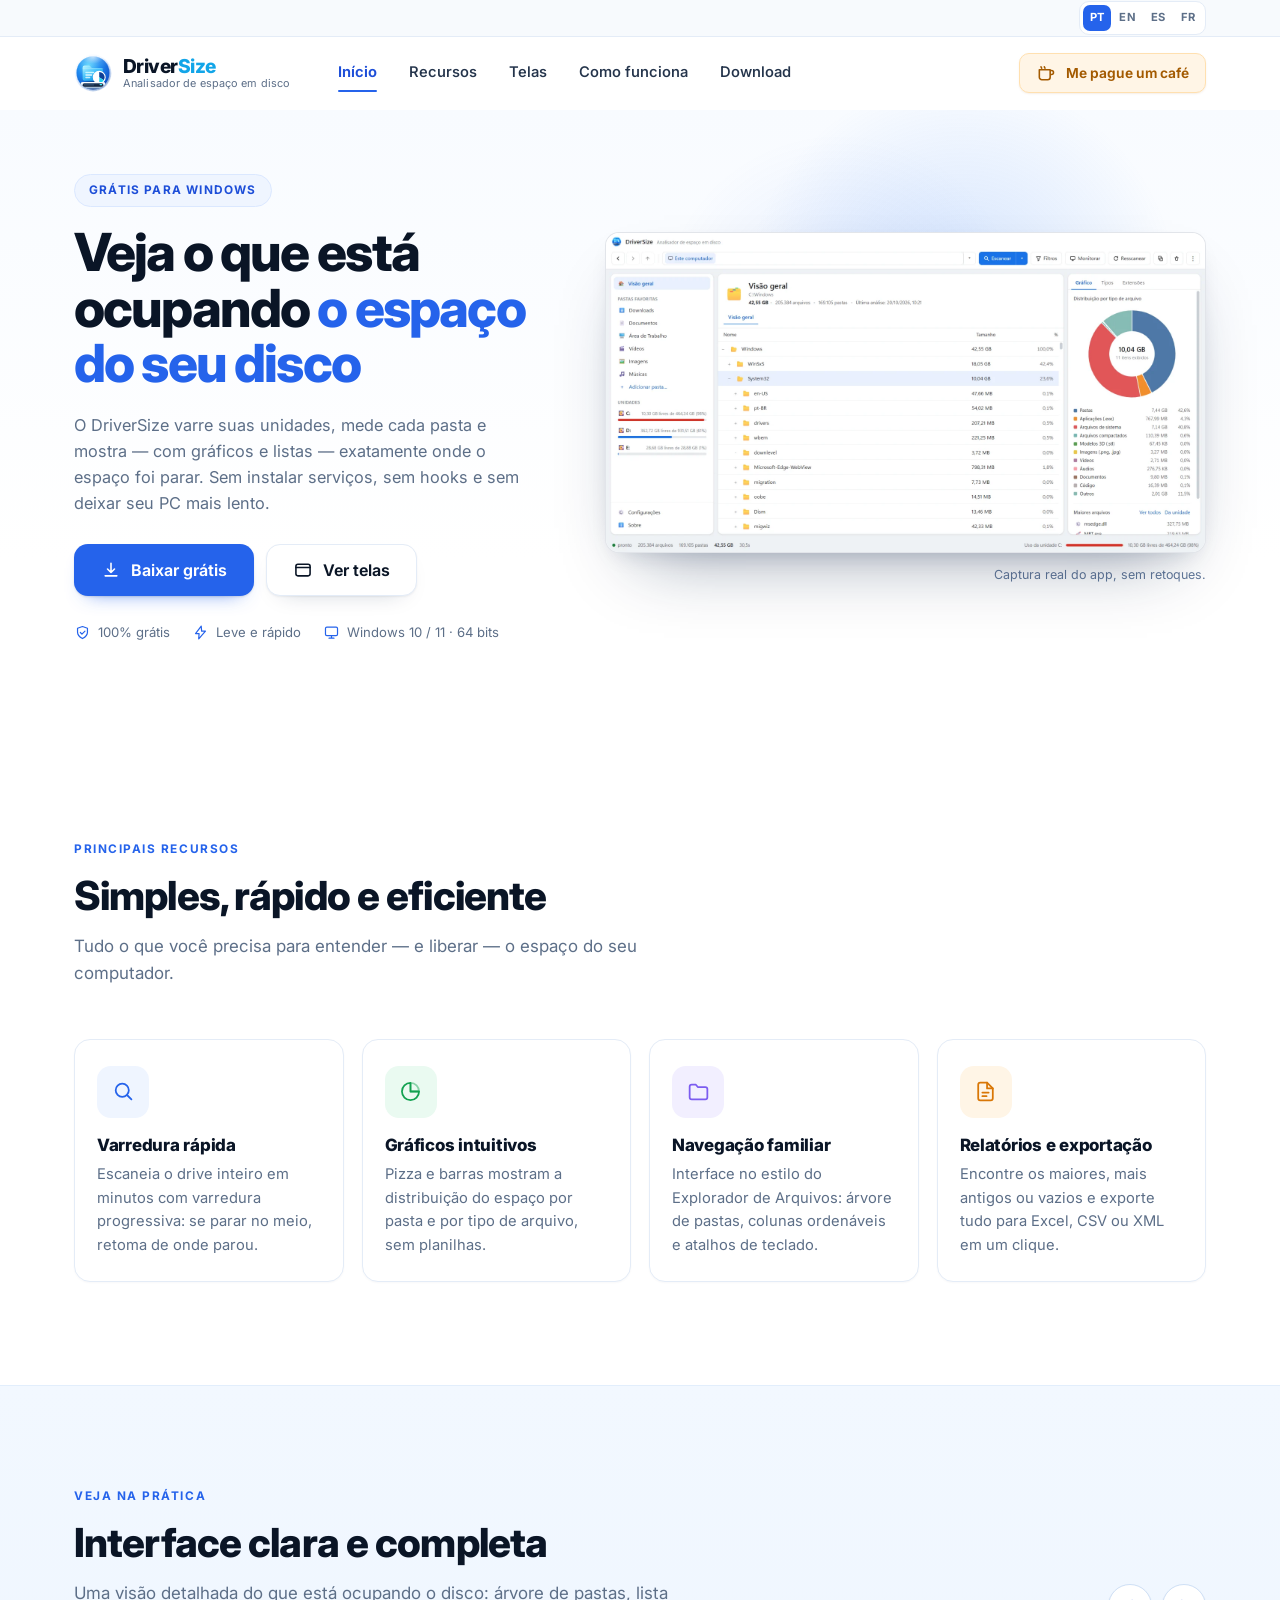
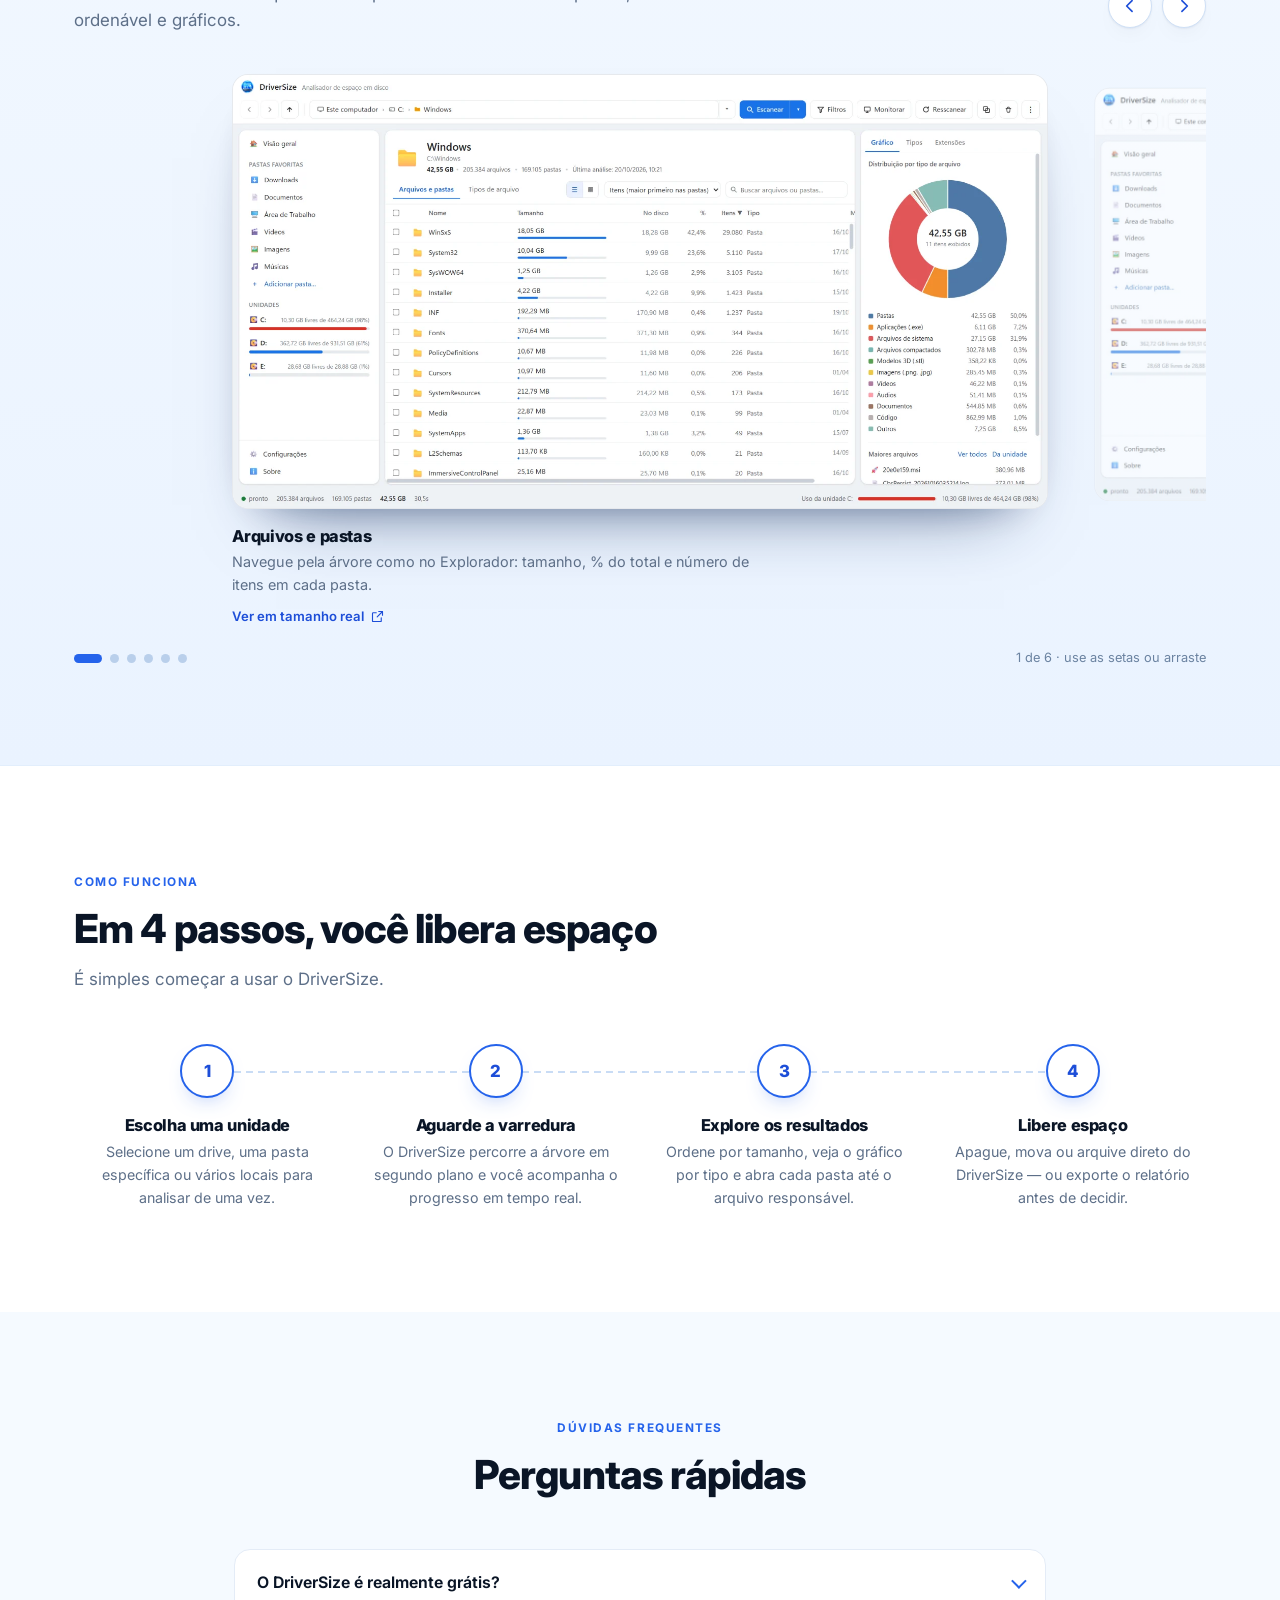
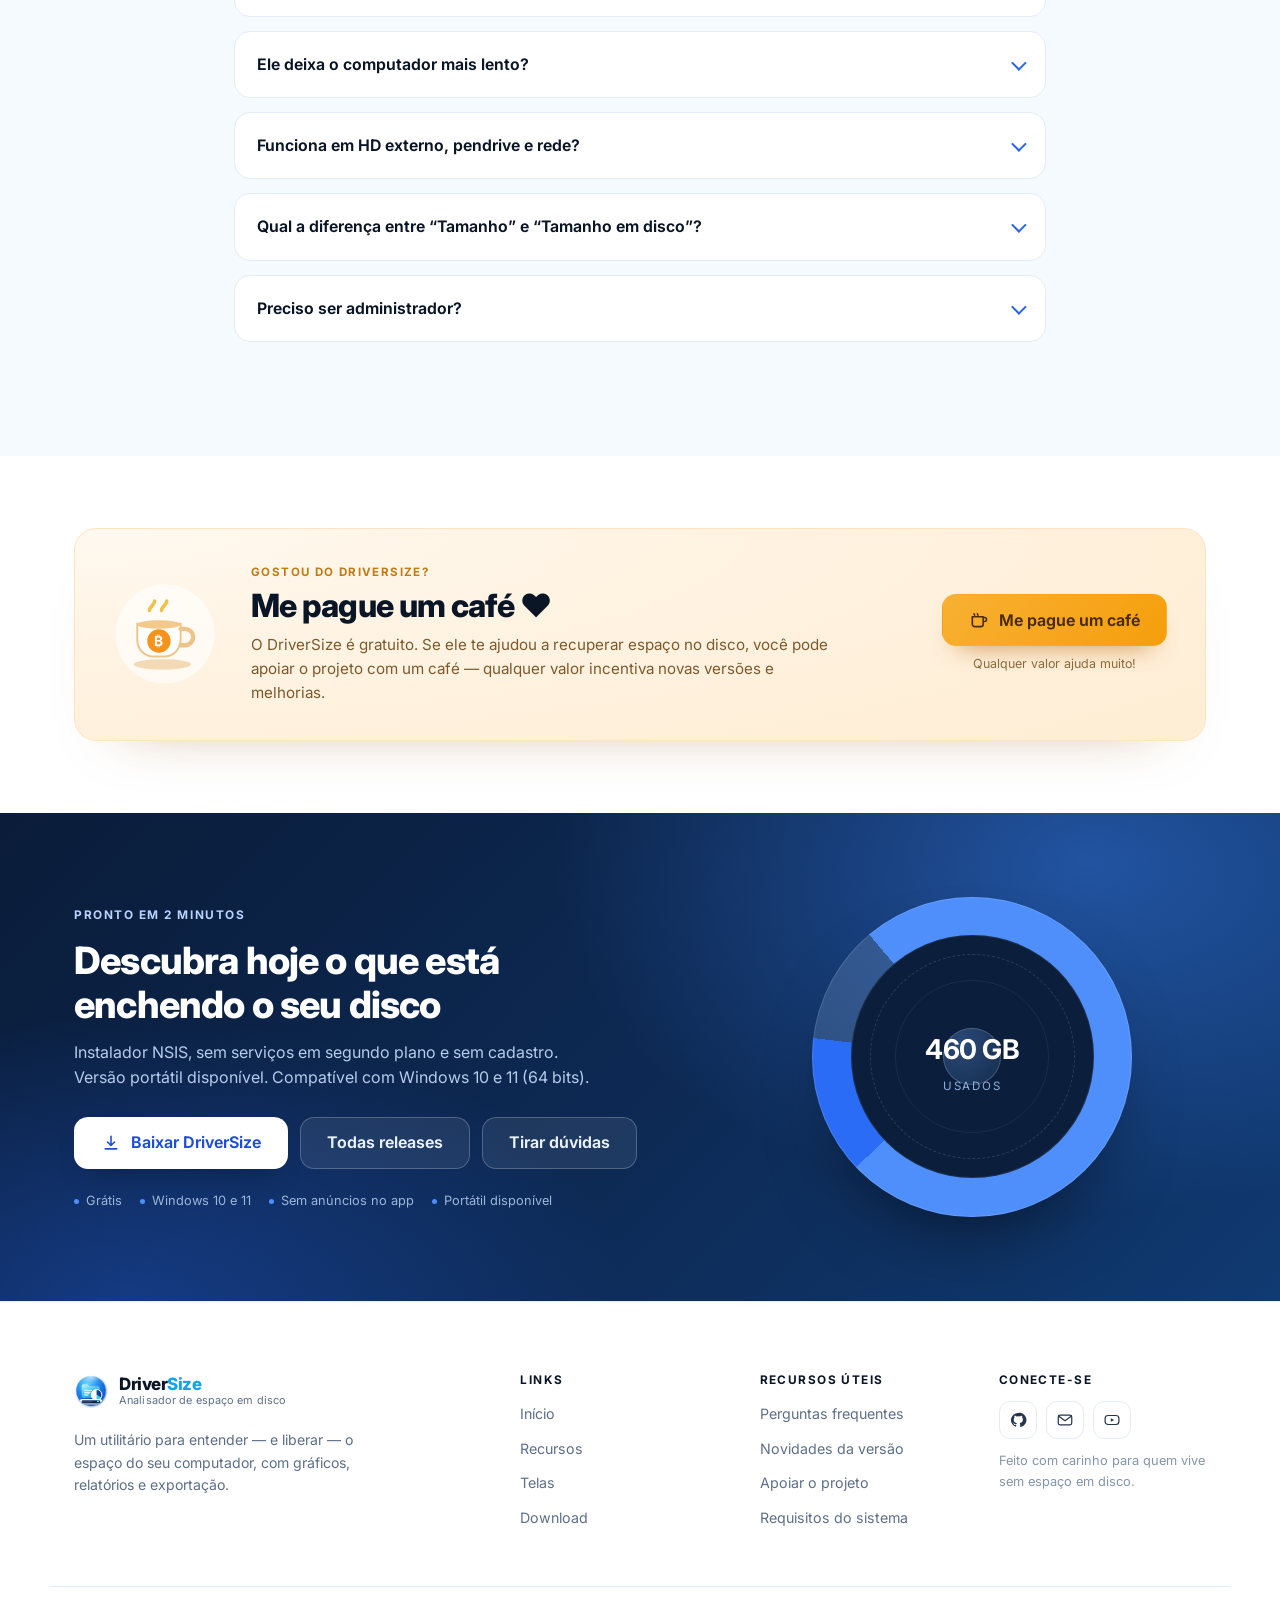
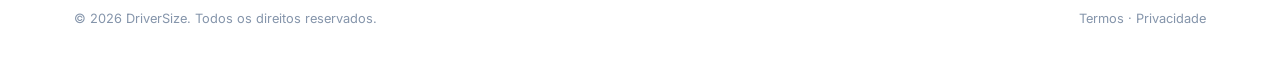
<file: index.html>
<!DOCTYPE html>
<html lang="pt-BR">
<head>
<meta charset="utf-8">
<meta name="viewport" content="width=device-width, initial-scale=1">
<title>DriverSize — Descubra o que ocupa o espaço do seu disco</title>
<meta name="description" content="O DriverSize analisa suas unidades e mostra, com gráficos e listas, quais pastas e arquivos estão ocupando mais espaço no seu PC. Grátis para Windows 10 e 11 (64 bits).">
<meta name="theme-color" content="#2563eb">
<meta property="og:type" content="website">
<!-- meta:start -->
<meta property="og:locale" content="pt_BR">
<meta property="og:url" content="https://weguest.github.io/driversize-site/">
<!-- meta:end -->
<meta property="og:title" content="DriverSize — Analisador de espaço em disco para Windows">
<meta property="og:description" content="Veja em minutos quais pastas e arquivos estão consumindo o seu disco. Gráficos, relatórios e exportação para Excel, CSV e XML.">
<!-- og:image: gerado pelo build.mjs (og-<idioma>.jpg); use SITE_URL para URL absoluta -->
<meta property="og:image" content="https://weguest.github.io/driversize-site/assets/img/og-pt.jpg">
<meta property="og:image:width" content="1200">
<meta property="og:image:height" content="630">
<meta name="twitter:card" content="summary_large_image">
<link rel="icon" href="assets/img/favicon.svg" type="image/svg+xml">
<!-- alternates:start -->
<link rel="canonical" href="https://weguest.github.io/driversize-site/">
<link rel="alternate" hreflang="pt-BR" href="https://weguest.github.io/driversize-site/">
<link rel="alternate" hreflang="en" href="https://weguest.github.io/driversize-site/en/">
<link rel="alternate" hreflang="es" href="https://weguest.github.io/driversize-site/es/">
<link rel="alternate" hreflang="fr" href="https://weguest.github.io/driversize-site/fr/">
<link rel="alternate" hreflang="x-default" href="https://weguest.github.io/driversize-site/">
<!-- alternates:end -->
<link rel="preconnect" href="https://fonts.googleapis.com">
<link rel="preconnect" href="https://fonts.gstatic.com" crossorigin>
<link href="https://fonts.googleapis.com/css2?family=Inter:wght@400;500;600;700;800&display=swap" rel="stylesheet">
<link rel="stylesheet" href="assets/css/styles.css">
<script>document.documentElement.classList.add('js');</script>
<script type="application/ld+json">
{
  "@context": "https://schema.org",
  "@type": "SoftwareApplication",
  "name": "DriverSize",
  "operatingSystem": "Windows 11, Windows 10",
  "applicationCategory": "UtilitiesApplication",
  "description": "Analisador de espaço em disco que mostra o tamanho de cada pasta e arquivo, com gráficos e relatórios.",
  "inLanguage": "pt-BR",
  "offers": {
    "@type": "Offer",
    "price": "0",
    "priceCurrency": "BRL"
  }
}
</script>
</head>
<body>
<a class="skip-link" href="#conteudo">Ir para o conteúdo</a>

<div class="langbar">
  <div class="container langbar__inner">
    <!-- langswitch:start -->
      <nav class="lang" aria-label="Idioma">
        <a href="./" hreflang="pt-BR" lang="pt-BR" aria-current="true" aria-label="Português">PT</a>
        <a href="en/" hreflang="en" lang="en" aria-label="English">EN</a>
        <a href="es/" hreflang="es" lang="es" aria-label="Español">ES</a>
        <a href="fr/" hreflang="fr" lang="fr" aria-label="Français">FR</a>
      </nav>
    <!-- langswitch:end -->
  </div>
</div>

<header class="site-header" id="topo">
  <div class="container site-header__inner">
    <a class="brand" href="#inicio" aria-label="DriverSize — início">
      <img class="brand__mark" src="assets/img/logo.svg" alt="" width="40" height="40" decoding="async">
      <span class="brand__text">
        <span class="brand__word">Driver<span>Size</span></span>
        <small>Analisador de espaço em disco</small>
      </span>
    </a>

    <nav class="site-nav" id="menu" aria-label="Navegação principal">
      <a href="#inicio" class="is-active">Início</a>
      <a href="#recursos">Recursos</a>
      <a href="#telas">Telas</a>
      <a href="#como-funciona">Como funciona</a>
      <a href="#download">Download</a>
    </nav>

    <div class="site-header__actions">
      <a class="btn btn--accent btn--sm" href="#apoie">
        <svg viewBox="0 0 24 24" aria-hidden="true" class="ico"><path d="M4 8h13v9a3 3 0 0 1-3 3H7a3 3 0 0 1-3-3zM17 9h1.6a2.4 2.4 0 0 1 0 4.8H17M6 4.5c0 .8.8 1 .8 1.8M10 4.5c0 .8.8 1 .8 1.8"/></svg>
        Me pague um café
      </a>
      <button class="menu-btn" id="menuBtn" aria-controls="menu" aria-expanded="false" aria-label="Abrir menu" data-label-open="Abrir menu" data-label-close="Fechar menu">
        <span></span><span></span><span></span>
      </button>
    </div>
  </div>
</header>

<main id="conteudo">

  <!-- ============ HERO ============ -->
  <section class="hero" id="inicio">
    <div class="hero__glow" aria-hidden="true"></div>
    <div class="container hero__inner">
      <div class="hero__copy">
        <span class="eyebrow eyebrow--pill">Grátis para Windows</span>
        <h1>Veja o que está ocupando <span class="hl">o espaço do seu disco</span></h1>
        <p class="lead">
          O DriverSize varre suas unidades, mede cada pasta e mostra — com gráficos e listas —
          exatamente onde o espaço foi parar. Sem instalar serviços, sem hooks e sem deixar seu PC mais lento.
        </p>
        <div class="hero__actions">
          <a class="btn btn--primary btn--lg" href="#download">
            <svg viewBox="0 0 24 24" aria-hidden="true" class="ico"><path d="M12 4v11m0 0 4.2-4.2M12 15l-4.2-4.2M5 19h14"/></svg>
            Baixar grátis
          </a>
          <a class="btn btn--ghost btn--lg" href="#telas">
            <svg viewBox="0 0 24 24" aria-hidden="true" class="ico"><rect x="3.5" y="5" width="17" height="14" rx="2.4"/><path d="M3.5 9h17"/></svg>
            Ver telas
          </a>
        </div>
        <ul class="trust">
          <li>
            <svg viewBox="0 0 24 24" aria-hidden="true"><path d="M12 3.5 19 6v5.5c0 4-3 6.8-7 9-4-2.2-7-5-7-9V6z"/><path d="m9 12 2.2 2.2L15.5 10"/></svg>
            100% grátis
          </li>
          <li>
            <svg viewBox="0 0 24 24" aria-hidden="true"><path d="M13 3 5 13.5h5L9.5 21 19 10h-5.4z"/></svg>
            Leve e rápido
          </li>
          <li>
            <svg viewBox="0 0 24 24" aria-hidden="true"><rect x="3.5" y="4.5" width="17" height="12" rx="2"/><path d="M8.5 20h7M12 16.5V20"/></svg>
            Windows 10 / 11 · 64 bits
          </li>
        </ul>
      </div>

      <div class="hero__art">
        <figure class="shot shot--hero">
          <img
            src="assets/img/screens/visao-geral.webp"
            width="1600"
            height="852"
            alt="Janela do DriverSize com a visão geral: árvore de pastas, gráfico de distribuição por tipo e lista das maiores pastas"
            fetchpriority="high"
            decoding="async">
        </figure>
        <p class="shot__note">Captura real do app, sem retoques.</p>
      </div>
    </div>
  </section>

  <!-- ============ RECURSOS ============ -->
  <section class="section" id="recursos">
    <div class="container">
      <header class="section__head reveal">
        <span class="eyebrow">Principais recursos</span>
        <h2>Simples, rápido e eficiente</h2>
        <p class="section__sub">Tudo o que você precisa para entender — e liberar — o espaço do seu computador.</p>
      </header>

      <div class="cards">
        <article class="card reveal">
          <span class="card__icon card__icon--blue">
            <svg viewBox="0 0 24 24" aria-hidden="true"><circle cx="10.8" cy="10.8" r="6.3"/><path d="m15.6 15.6 4 4"/></svg>
          </span>
          <h3>Varredura rápida</h3>
          <p>Escaneia o drive inteiro em minutos com varredura progressiva: se parar no meio, retoma de onde parou.</p>
        </article>

        <article class="card reveal">
          <span class="card__icon card__icon--green">
            <svg viewBox="0 0 24 24" aria-hidden="true"><path d="M12 3.8a8.2 8.2 0 1 0 8.2 8.2H12z"/><path d="M12 3.8a8.2 8.2 0 0 1 8.2 8.2H12z" opacity=".45"/></svg>
          </span>
          <h3>Gráficos intuitivos</h3>
          <p>Pizza e barras mostram a distribuição do espaço por pasta e por tipo de arquivo, sem planilhas.</p>
        </article>

        <article class="card reveal">
          <span class="card__icon card__icon--violet">
            <svg viewBox="0 0 24 24" aria-hidden="true"><path d="M3.5 7.5a2 2 0 0 1 2-2h4l1.8 2.2h7.2a2 2 0 0 1 2 2v7.8a2 2 0 0 1-2 2h-13a2 2 0 0 1-2-2z"/></svg>
          </span>
          <h3>Navegação familiar</h3>
          <p>Interface no estilo do Explorador de Arquivos: árvore de pastas, colunas ordenáveis e atalhos de teclado.</p>
        </article>

        <article class="card reveal">
          <span class="card__icon card__icon--orange">
            <svg viewBox="0 0 24 24" aria-hidden="true"><path d="M13.5 3.5H7a2 2 0 0 0-2 2v13a2 2 0 0 0 2 2h10a2 2 0 0 0 2-2V9z"/><path d="M13.5 3.5V9H19M9 13h6M9 16.5h4"/></svg>
          </span>
          <h3>Relatórios e exportação</h3>
          <p>Encontre os maiores, mais antigos ou vazios e exporte tudo para Excel, CSV ou XML em um clique.</p>
        </article>
      </div>
    </div>
  </section>

  <!-- ============ TELAS / CARROSSEL ============ -->
  <section class="shots" id="telas">
    <div class="container">
      <div class="shots__head reveal">
        <div class="shots__heading">
          <span class="eyebrow">Veja na prática</span>
          <h2>Interface clara e completa</h2>
          <p class="section__sub">Uma visão detalhada do que está ocupando o disco: árvore de pastas, lista ordenável e gráficos.</p>
        </div>
        <div class="shots__nav">
          <button class="circle-btn" type="button" data-carousel-prev aria-label="Tela anterior">
            <svg viewBox="0 0 24 24" aria-hidden="true"><path d="M14.5 5.5 8 12l6.5 6.5"/></svg>
          </button>
          <button class="circle-btn" type="button" data-carousel-next aria-label="Próxima tela">
            <svg viewBox="0 0 24 24" aria-hidden="true"><path d="m9.5 5.5 6.5 6.5-6.5 6.5"/></svg>
          </button>
        </div>
      </div>

      <div class="carousel" data-carousel data-dot-label="Ir para a tela {n}" data-status-format="{n} de {total}" role="group" aria-roledescription="carrossel" aria-label="Telas do DriverSize">
        <div class="carousel__viewport" data-carousel-viewport>
          <ul class="carousel__track" data-carousel-track role="list">

            <li class="slide" data-slide aria-roledescription="slide" aria-label="1 de 6 — Arquivos e pastas">
              <figure class="slide__figure">
                <div class="slide__frame">
                  <img
                    class="slide__img"
                    src="assets/img/screens/arquivos-e-pastas.webp"
                    width="1600"
                    height="852"
                    alt="Lista de arquivos e pastas do DriverSize com tamanho, percentual do total, número de itens e data de modificação"
                    decoding="async">
                </div>
                <figcaption class="slide__caption">
                  <h3>Arquivos e pastas</h3>
                  <p>Navegue pela árvore como no Explorador: tamanho, % do total e número de itens em cada pasta.</p>
                  <a class="slide__zoom" href="assets/img/screens/arquivos-e-pastas.webp" target="_blank" rel="noopener">
                    Ver em tamanho real
                    <svg viewBox="0 0 24 24" aria-hidden="true"><path d="M14 4h6v6M20 4l-8.5 8.5M18 14v5a1 1 0 0 1-1 1H5a1 1 0 0 1-1-1V7a1 1 0 0 1 1-1h5"/></svg>
                  </a>
                </figcaption>
              </figure>
            </li>

            <li class="slide" data-slide aria-roledescription="slide" aria-label="2 de 6 — Visão em grade">
              <figure class="slide__figure">
                <div class="slide__frame">
                  <img
                    class="slide__img"
                    src="assets/img/screens/visualizacao-em-grade.webp"
                    width="1600"
                    height="852"
                    alt="Pastas exibidas em grade no DriverSize, com cartões mostrando o tamanho e uma barra proporcional"
                    decoding="async">
                </div>
                <figcaption class="slide__caption">
                  <h3>Visão em grade</h3>
                  <p>Troque a lista por cartões — o tamanho de cada pasta fica visível de relance.</p>
                  <a class="slide__zoom" href="assets/img/screens/visualizacao-em-grade.webp" target="_blank" rel="noopener">
                    Ver em tamanho real
                    <svg viewBox="0 0 24 24" aria-hidden="true"><path d="M14 4h6v6M20 4l-8.5 8.5M18 14v5a1 1 0 0 1-1 1H5a1 1 0 0 1-1-1V7a1 1 0 0 1 1-1h5"/></svg>
                  </a>
                </figcaption>
              </figure>
            </li>

            <li class="slide" data-slide aria-roledescription="slide" aria-label="3 de 6 — Tipos de arquivo">
              <figure class="slide__figure">
                <div class="slide__frame">
                  <img
                    class="slide__img"
                    src="assets/img/screens/tipos-de-arquivo.webp"
                    width="1600"
                    height="852"
                    alt="Tabela de tipos de arquivo por extensão, com tamanho, percentual e quantidade de arquivos"
                    decoding="async">
                </div>
                <figcaption class="slide__caption">
                  <h3>Tipos de arquivo</h3>
                  <p>Veja o que pesa por extensão — .dll, .msi, .exe — e o total por tipo de arquivo.</p>
                  <a class="slide__zoom" href="assets/img/screens/tipos-de-arquivo.webp" target="_blank" rel="noopener">
                    Ver em tamanho real
                    <svg viewBox="0 0 24 24" aria-hidden="true"><path d="M14 4h6v6M20 4l-8.5 8.5M18 14v5a1 1 0 0 1-1 1H5a1 1 0 0 1-1-1V7a1 1 0 0 1 1-1h5"/></svg>
                  </a>
                </figcaption>
              </figure>
            </li>

            <li class="slide" data-slide aria-roledescription="slide" aria-label="4 de 6 — Limpeza segura">
              <figure class="slide__figure">
                <div class="slide__frame">
                  <img
                    class="slide__img"
                    src="assets/img/screens/limpeza-segura.webp"
                    width="1600"
                    height="852"
                    alt="Janela de limpeza segura do DriverSize, com categorias de arquivos temporários e espaço recuperável"
                    decoding="async">
                </div>
                <figcaption class="slide__caption">
                  <h3>Limpeza segura</h3>
                  <p>Revise temporários, caches e outros itens descartáveis e veja quanto espaço será liberado.</p>
                  <a class="slide__zoom" href="assets/img/screens/limpeza-segura.webp" target="_blank" rel="noopener">
                    Ver em tamanho real
                    <svg viewBox="0 0 24 24" aria-hidden="true"><path d="M14 4h6v6M20 4l-8.5 8.5M18 14v5a1 1 0 0 1-1 1H5a1 1 0 0 1-1-1V7a1 1 0 0 1 1-1h5"/></svg>
                  </a>
                </figcaption>
              </figure>
            </li>

            <li class="slide" data-slide aria-roledescription="slide" aria-label="5 de 6 — Busca global">
              <figure class="slide__figure">
                <div class="slide__frame">
                  <img
                    class="slide__img"
                    src="assets/img/screens/busca-global.webp"
                    width="1600"
                    height="852"
                    alt="Busca global por nome de arquivo no DriverSize, mostrando resultados e o caminho completo de cada um"
                    decoding="async">
                </div>
                <figcaption class="slide__caption">
                  <h3>Busca global</h3>
                  <p>Encontre um arquivo em toda a área analisada, com o caminho completo, sem reescanear.</p>
                  <a class="slide__zoom" href="assets/img/screens/busca-global.webp" target="_blank" rel="noopener">
                    Ver em tamanho real
                    <svg viewBox="0 0 24 24" aria-hidden="true"><path d="M14 4h6v6M20 4l-8.5 8.5M18 14v5a1 1 0 0 1-1 1H5a1 1 0 0 1-1-1V7a1 1 0 0 1 1-1h5"/></svg>
                  </a>
                </figcaption>
              </figure>
            </li>

            <li class="slide" data-slide aria-roledescription="slide" aria-label="6 de 6 — Tema escuro">
              <figure class="slide__figure">
                <div class="slide__frame">
                  <img
                    class="slide__img"
                    src="assets/img/screens/tema-escuro.webp"
                    width="1600"
                    height="852"
                    alt="Interface do DriverSize no tema escuro, com tabela de pastas e gráfico de distribuição"
                    decoding="async">
                </div>
                <figcaption class="slide__caption">
                  <h3>Tema escuro</h3>
                  <p>Trabalhe à noite ou em telas escuras sem perder legibilidade.</p>
                  <a class="slide__zoom" href="assets/img/screens/tema-escuro.webp" target="_blank" rel="noopener">
                    Ver em tamanho real
                    <svg viewBox="0 0 24 24" aria-hidden="true"><path d="M14 4h6v6M20 4l-8.5 8.5M18 14v5a1 1 0 0 1-1 1H5a1 1 0 0 1-1-1V7a1 1 0 0 1 1-1h5"/></svg>
                  </a>
                </figcaption>
              </figure>
            </li>

          </ul>
        </div>

        <div class="carousel__footer">
          <div class="carousel__dots" data-carousel-dots role="group" aria-label="Escolher tela"></div>
          <p class="carousel__hint"><span data-carousel-status aria-live="polite">1 de 6</span> · use as setas ou arraste</p>
        </div>
      </div>
    </div>
  </section>

  <!-- ============ COMO FUNCIONA ============ -->
  <section class="section" id="como-funciona">
    <div class="container">
      <header class="section__head reveal">
        <span class="eyebrow">Como funciona</span>
        <h2>Em 4 passos, você libera espaço</h2>
        <p class="section__sub">É simples começar a usar o DriverSize.</p>
      </header>

      <ol class="steps">
        <li class="step reveal">
          <span class="step__num">1</span>
          <h3>Escolha uma unidade</h3>
          <p>Selecione um drive, uma pasta específica ou vários locais para analisar de uma vez.</p>
        </li>
        <li class="step reveal">
          <span class="step__num">2</span>
          <h3>Aguarde a varredura</h3>
          <p>O DriverSize percorre a árvore em segundo plano e você acompanha o progresso em tempo real.</p>
        </li>
        <li class="step reveal">
          <span class="step__num">3</span>
          <h3>Explore os resultados</h3>
          <p>Ordene por tamanho, veja o gráfico por tipo e abra cada pasta até o arquivo responsável.</p>
        </li>
        <li class="step reveal">
          <span class="step__num">4</span>
          <h3>Libere espaço</h3>
          <p>Apague, mova ou arquive direto do DriverSize — ou exporte o relatório antes de decidir.</p>
        </li>
      </ol>
    </div>
  </section>

  <!-- ============ FAQ ============ -->
  <section class="section section--soft" id="faq">
    <div class="container container--narrow">
      <header class="section__head section__head--center reveal">
        <span class="eyebrow">Dúvidas frequentes</span>
        <h2>Perguntas rápidas</h2>
      </header>

      <div class="faq reveal">
        <details class="faq__item">
          <summary>O DriverSize é realmente grátis?</summary>
          <p>Sim. A versão gratuita mostra o tamanho de todas as pastas e arquivos, com gráficos e relatórios, sem prazo de teste. Existe uma versão Professional opcional, com impressão, exportação em PDF e automação por linha de comando.</p>
        </details>
        <details class="faq__item">
          <summary>Ele deixa o computador mais lento?</summary>
          <p>Não. O DriverSize não instala serviços, hooks de sistema nem extensões do Explorer: ele usa recursos apenas enquanto você está varrendo. Ao fechar o programa, nada continua rodando em segundo plano.</p>
        </details>
        <details class="faq__item">
          <summary>Funciona em HD externo, pendrive e rede?</summary>
          <p>Funciona. Além dos discos locais, o DriverSize analisa HDs externos, SSDs, pendrives, cartões SD, NAS, SAN e compartilhamentos de rede (caminhos UNC).</p>
        </details>
        <details class="faq__item">
          <summary>Qual a diferença entre “Tamanho” e “Tamanho em disco”?</summary>
          <p>“Tamanho” é a soma real dos bytes dos arquivos. “Tamanho em disco” considera o espaço ocupado em clusters — por isso é sempre igual ou maior que o tamanho lógico.</p>
        </details>
        <details class="faq__item">
          <summary>Preciso ser administrador?</summary>
          <p>Para pastas comuns, não. Para ler áreas protegidas do sistema (como <code>System Volume Information</code>), execute como administrador — o programa tem a opção “Reiniciar como administrador”.</p>
        </details>
      </div>
    </div>
  </section>

  <!-- ============ APOIE ============ -->
  <section class="support" id="apoie">
    <div class="container">
      <div class="support__card reveal">
        <div class="support__cup" aria-hidden="true">
          <svg viewBox="0 0 120 120">
            <circle cx="60" cy="60" r="57" fill="#fff" opacity=".6"/>
            <ellipse cx="57" cy="95" rx="33" ry="6" fill="#e7b977" opacity=".5"/>
            <path d="M28 48h50v19a19 19 0 0 1-19 19H47a19 19 0 0 1-19-19z" fill="#fff" stroke="#eec38a" stroke-width="2.2"/>
            <path d="M78 54h5a9.5 9.5 0 0 1 0 19h-5" fill="none" stroke="#eec38a" stroke-width="5" stroke-linecap="round"/>
            <ellipse cx="53" cy="49" rx="25" ry="5" fill="#f2c98b"/>
            <path d="M42 33c0-5 6-6 6-11M56 33c0-5 6-6 6-11" stroke="#f0b429" stroke-width="4" stroke-linecap="round" fill="none" opacity=".85"/>
            <circle cx="53" cy="68" r="13.5" fill="#f7931a"/>
            <text x="53" y="74" text-anchor="middle" font-size="16" font-weight="700" fill="#fff" font-family="Inter, Arial, sans-serif">₿</text>
          </svg>
        </div>
        <div class="support__copy">
          <span class="support__kicker">Gostou do DriverSize?</span>
          <h2>Me pague um café <span aria-hidden="true">❤️</span></h2>
          <p>O DriverSize é gratuito. Se ele te ajudou a recuperar espaço no disco, você pode apoiar o projeto com um café — qualquer valor incentiva novas versões e melhorias.</p>
        </div>
        <div class="support__action">
          <a class="btn btn--donate" href="#apoie" data-donate>
            <svg viewBox="0 0 24 24" aria-hidden="true" class="ico"><path d="M4 8h13v9a3 3 0 0 1-3 3H7a3 3 0 0 1-3-3zM17 9h1.6a2.4 2.4 0 0 1 0 4.8H17M6 4.5c0 .8.8 1 .8 1.8M10 4.5c0 .8.8 1 .8 1.8"/></svg>
            Me pague um café
          </a>
          <small>Qualquer valor ajuda muito!</small>
        </div>
      </div>
    </div>
  </section>

  <!-- ============ DOWNLOAD ============ -->
  <section class="download" id="download">
    <div class="container download__inner">
      <div class="download__copy reveal">
        <span class="eyebrow eyebrow--light">Pronto em 2 minutos</span>
        <h2>Descubra hoje o que está enchendo o seu disco</h2>
        <p>Instalador NSIS, sem serviços em segundo plano e sem cadastro. Versão portátil disponível. Compatível com Windows 10 e 11 (64 bits).</p>
        <div class="download__actions">
          <a class="btn btn--white btn--lg" href="https://github.com/weguest/driversize/releases/download/v1.2.2/DriverSize-1.2.2-setup.exe">
            <svg viewBox="0 0 24 24" aria-hidden="true" class="ico"><path d="M12 4v11m0 0 4.2-4.2M12 15l-4.2-4.2M5 19h14"/></svg>
            Baixar DriverSize
          </a>
          <a class="btn btn--onDark btn--lg" href="https://github.com/weguest/driversize/releases" target="_blank" rel="noopener">Todas releases</a>
          <a class="btn btn--onDark btn--lg" href="#faq">Tirar dúvidas</a>
        </div>
        <ul class="download__meta">
          <li>Grátis</li><li>Windows 10 e 11</li><li>Sem anúncios no app</li><li>Portátil disponível</li>
        </ul>
      </div>
      <div class="download__art reveal" aria-hidden="true">
        <div class="disk">
          <div class="disk__ring"></div>
          <div class="disk__ring disk__ring--2"></div>
          <div class="disk__hub"></div>
          <div class="disk__label">
            <strong>460 GB</strong>
            <span>usados</span>
          </div>
        </div>
      </div>
    </div>
  </section>

</main>

<footer class="site-footer">
  <div class="container site-footer__grid">
    <div class="site-footer__brand">
      <a class="brand brand--footer" href="#inicio">
        <img class="brand__mark" src="assets/img/logo.svg" alt="" width="34" height="34" decoding="async">
        <span class="brand__text"><span class="brand__word">Driver<span>Size</span></span><small>Analisador de espaço em disco</small></span>
      </a>
      <p>Um utilitário para entender — e liberar — o espaço do seu computador, com gráficos, relatórios e exportação.</p>
    </div>

    <nav class="site-footer__col" aria-label="Links do site">
      <h2>Links</h2>
      <ul>
        <li><a href="#inicio">Início</a></li>
        <li><a href="#recursos">Recursos</a></li>
        <li><a href="#telas">Telas</a></li>
        <li><a href="#download">Download</a></li>
      </ul>
    </nav>

    <nav class="site-footer__col" aria-label="Recursos úteis">
      <h2>Recursos úteis</h2>
      <ul>
        <li><a href="#faq">Perguntas frequentes</a></li>
        <li><a href="#download">Novidades da versão</a></li>
        <li><a href="#apoie">Apoiar o projeto</a></li>
        <li><a href="#download">Requisitos do sistema</a></li>
      </ul>
    </nav>

    <div class="site-footer__col">
      <h2>Conecte-se</h2>
      <ul class="socials">
        <li><a href="#topo" aria-label="GitHub"><svg viewBox="0 0 24 24" aria-hidden="true"><path d="M12 2.6a9.4 9.4 0 0 0-3 18.3c.5.1.6-.2.6-.5v-1.7c-2.6.6-3.1-1.2-3.1-1.2-.4-1.1-1-1.4-1-1.4-.9-.6 0-.6 0-.6 1 .1 1.5 1 1.5 1 .9 1.5 2.3 1.1 2.9.8.1-.6.4-1.1.7-1.4-2.1-.2-4.3-1-4.3-4.6 0-1 .4-1.9 1-2.5-.1-.3-.4-1.3.1-2.6 0 0 .8-.3 2.6 1a9 9 0 0 1 4.8 0c1.8-1.3 2.6-1 2.6-1 .5 1.3.2 2.3.1 2.6.6.6 1 1.4 1 2.5 0 3.6-2.2 4.4-4.3 4.6.4.4.7 1 .7 2v2.9c0 .3.1.6.6.5A9.4 9.4 0 0 0 12 2.6z"/></svg></a></li>
        <li><a href="mailto:contato@exemplo.com" aria-label="E-mail"><svg viewBox="0 0 24 24" aria-hidden="true"><rect x="3" y="5.5" width="18" height="13" rx="2.5"/><path d="m3.8 7 8.2 6 8.2-6"/></svg></a></li>
        <li><a href="#telas" aria-label="Vídeos"><svg viewBox="0 0 24 24" aria-hidden="true"><rect x="2.8" y="6" width="18.4" height="12" rx="4"/><path d="m10.4 9.6 4.6 2.4-4.6 2.4z" fill="currentColor" stroke="none"/></svg></a></li>
      </ul>
      <p class="site-footer__note">Feito com carinho para quem vive sem espaço em disco.</p>
    </div>
  </div>

  <div class="container site-footer__bottom">
    <p>© <span data-year>2026</span> DriverSize. Todos os direitos reservados.</p>
    <p><a href="#faq">Termos</a> · <a href="#faq">Privacidade</a></p>
  </div>
</footer>

<script src="assets/js/main.js" defer></script>
</body>
</html>
</file>
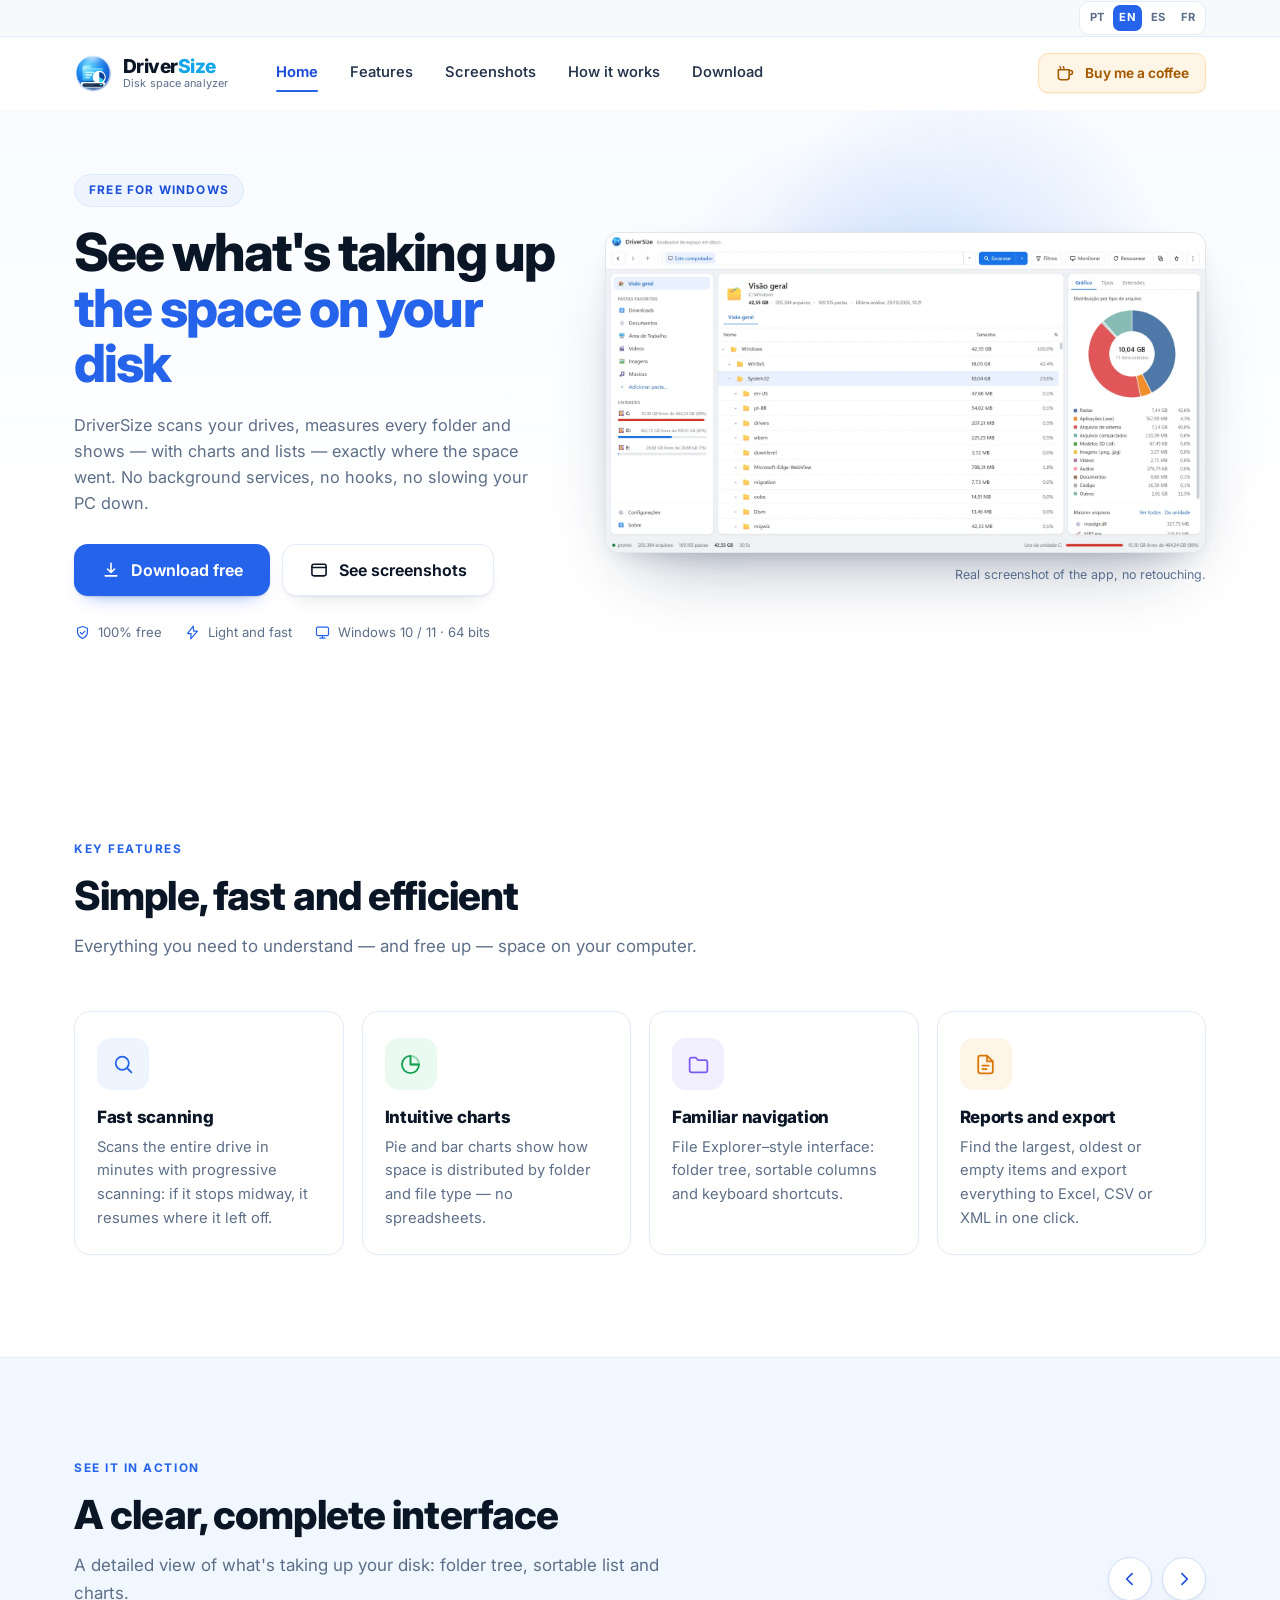
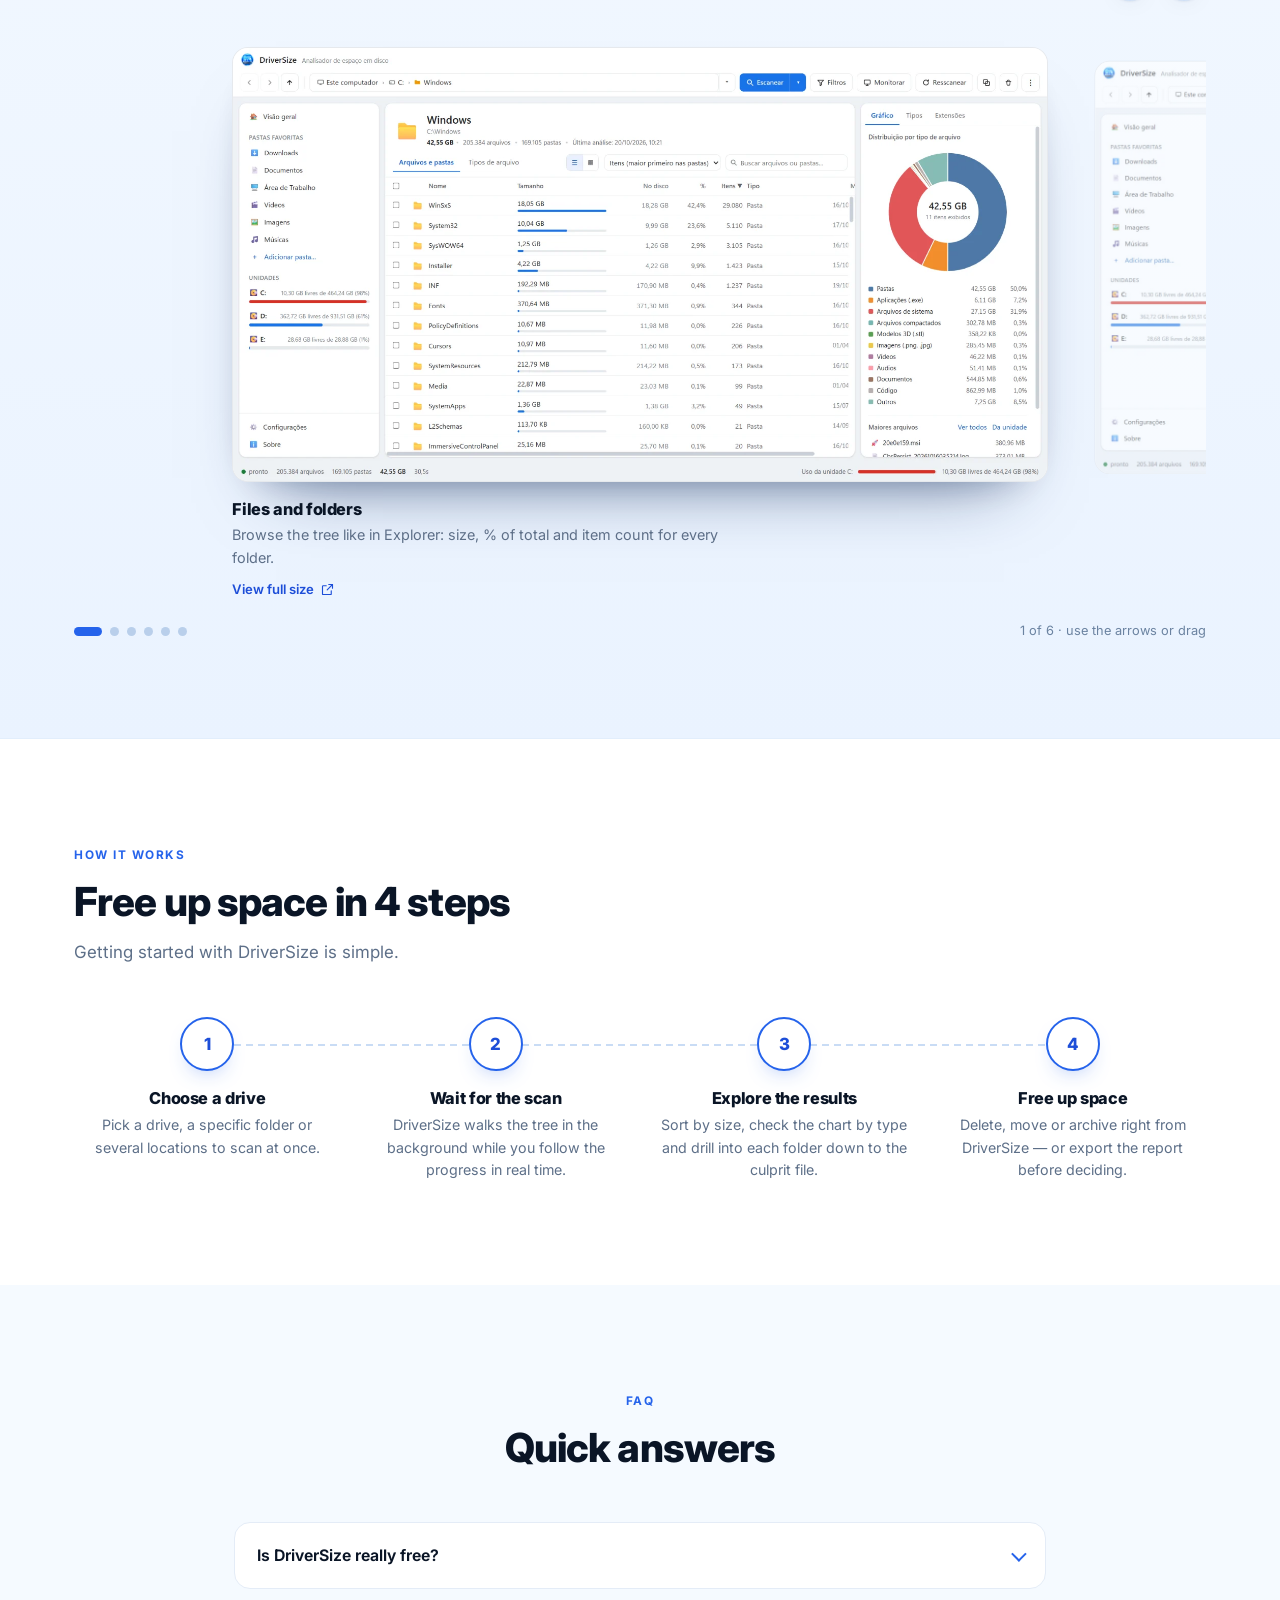
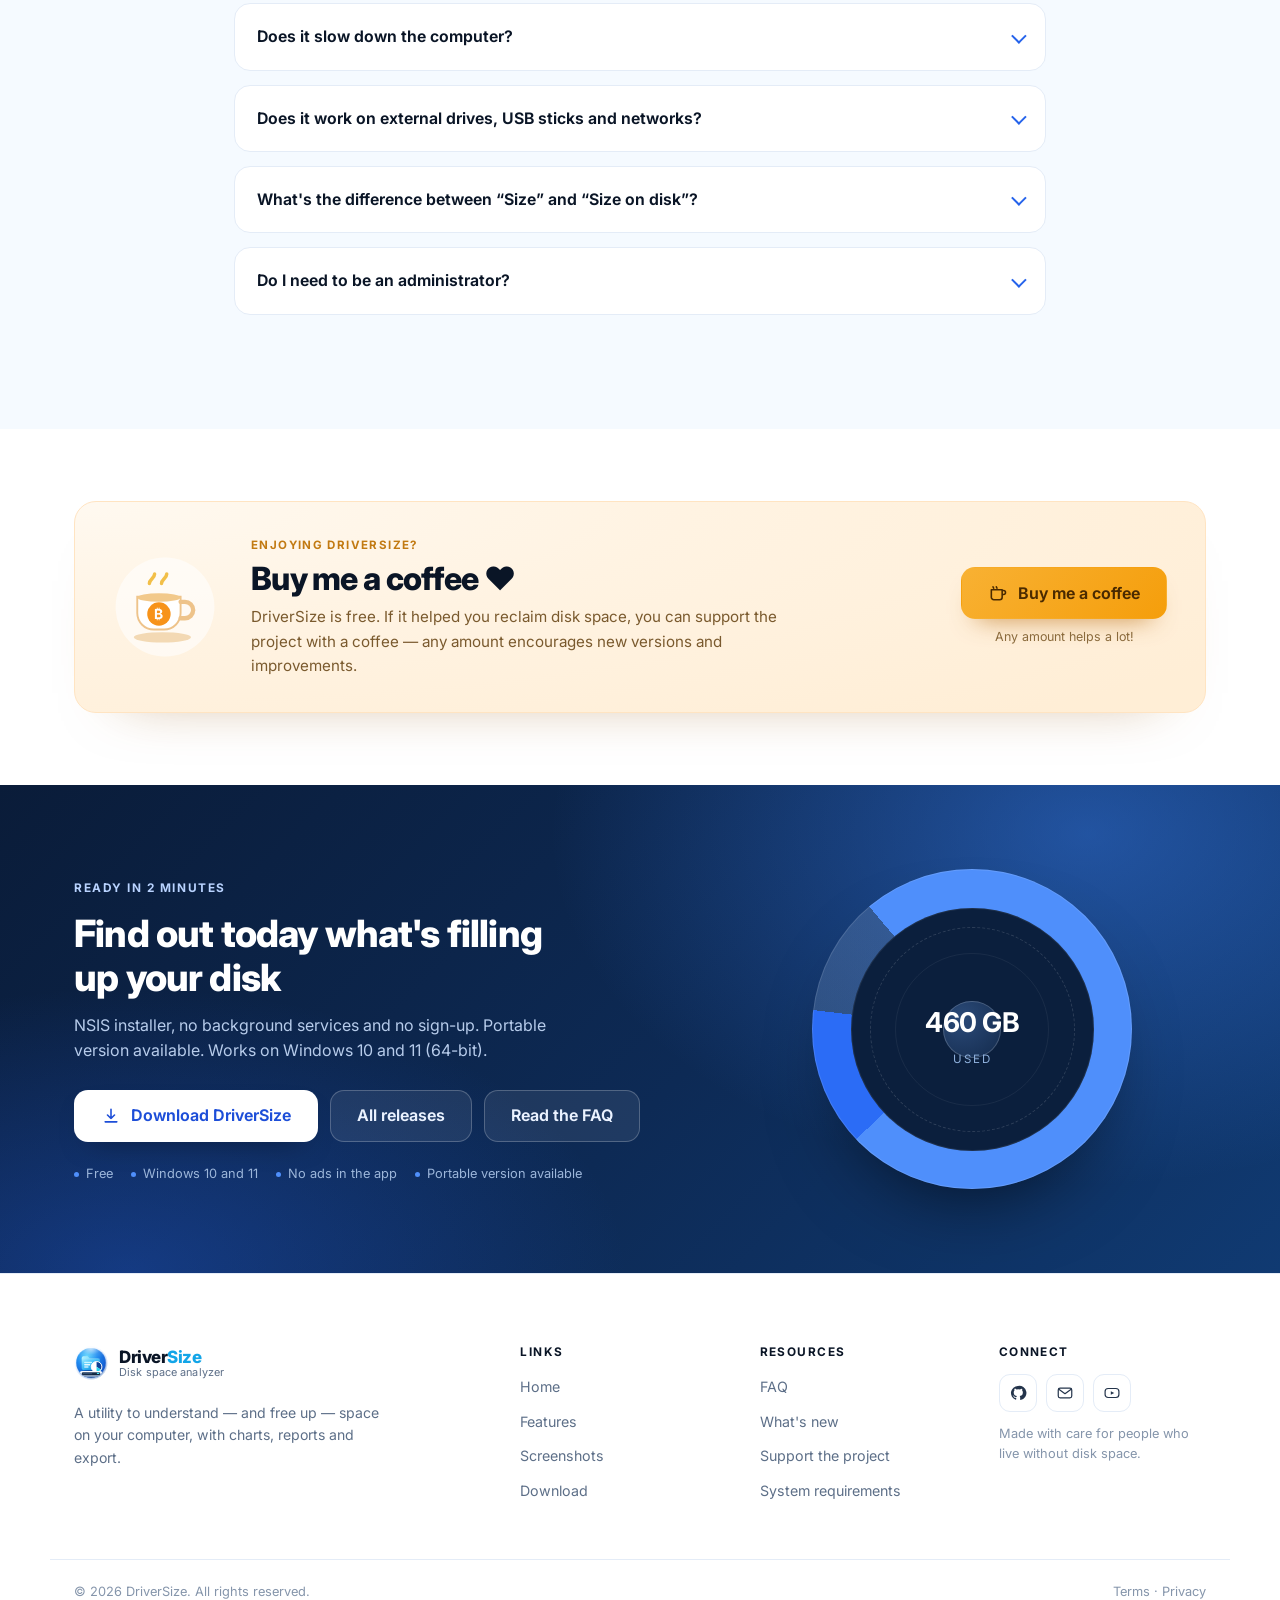
<file: en/index.html>
<!DOCTYPE html>
<html lang="en">
<head>
<meta charset="utf-8">
<meta name="viewport" content="width=device-width, initial-scale=1">
<title>DriverSize — Find out what's taking up your disk space</title>
<meta name="description" content="DriverSize scans your drives and shows, with charts and lists, which folders and files take up the most space on your PC. Free for Windows 10 and 11 (64-bit).">
<meta name="theme-color" content="#2563eb">
<meta property="og:type" content="website">
<!-- meta:start -->
<meta property="og:locale" content="en_US">
<meta property="og:url" content="https://weguest.github.io/driversize-site/en/">
<!-- meta:end -->
<meta property="og:title" content="DriverSize — Disk space analyzer for Windows">
<meta property="og:description" content="See in minutes which folders and files are eating up your disk. Charts, reports and export to Excel, CSV and XML.">
<!-- og:image: gerado pelo build.mjs (og-<idioma>.jpg); use SITE_URL para URL absoluta -->
<meta property="og:image" content="https://weguest.github.io/driversize-site/assets/img/og-en.jpg">
<meta property="og:image:width" content="1200">
<meta property="og:image:height" content="630">
<meta name="twitter:card" content="summary_large_image">
<link rel="icon" href="../assets/img/favicon.svg" type="image/svg+xml">
<!-- alternates:start -->
<link rel="canonical" href="https://weguest.github.io/driversize-site/en/">
<link rel="alternate" hreflang="pt-BR" href="https://weguest.github.io/driversize-site/">
<link rel="alternate" hreflang="en" href="https://weguest.github.io/driversize-site/en/">
<link rel="alternate" hreflang="es" href="https://weguest.github.io/driversize-site/es/">
<link rel="alternate" hreflang="fr" href="https://weguest.github.io/driversize-site/fr/">
<link rel="alternate" hreflang="x-default" href="https://weguest.github.io/driversize-site/">
<!-- alternates:end -->
<link rel="preconnect" href="https://fonts.googleapis.com">
<link rel="preconnect" href="https://fonts.gstatic.com" crossorigin>
<link href="https://fonts.googleapis.com/css2?family=Inter:wght@400;500;600;700;800&display=swap" rel="stylesheet">
<link rel="stylesheet" href="../assets/css/styles.css">
<script>document.documentElement.classList.add('js');</script>
<script type="application/ld+json">
{
  "@context": "https://schema.org",
  "@type": "SoftwareApplication",
  "name": "DriverSize",
  "operatingSystem": "Windows 11, Windows 10",
  "applicationCategory": "UtilitiesApplication",
  "description": "Disk space analyzer that shows the size of every folder and file, with charts and reports.",
  "inLanguage": "en",
  "offers": {
    "@type": "Offer",
    "price": "0",
    "priceCurrency": "BRL"
  }
}
</script>
</head>
<body>
<a class="skip-link" href="#conteudo">Skip to content</a>

<div class="langbar">
  <div class="container langbar__inner">
    <!-- langswitch:start -->
      <nav class="lang" aria-label="Language">
        <a href="../" hreflang="pt-BR" lang="pt-BR" aria-label="Português">PT</a>
        <a href="./" hreflang="en" lang="en" aria-current="true" aria-label="English">EN</a>
        <a href="../es/" hreflang="es" lang="es" aria-label="Español">ES</a>
        <a href="../fr/" hreflang="fr" lang="fr" aria-label="Français">FR</a>
      </nav>
    <!-- langswitch:end -->
  </div>
</div>

<header class="site-header" id="topo">
  <div class="container site-header__inner">
    <a class="brand" href="#inicio" aria-label="DriverSize — home">
      <img class="brand__mark" src="../assets/img/logo.svg" alt="" width="40" height="40" decoding="async">
      <span class="brand__text">
        <span class="brand__word">Driver<span>Size</span></span>
        <small>Disk space analyzer</small>
      </span>
    </a>

    <nav class="site-nav" id="menu" aria-label="Main navigation">
      <a href="#inicio" class="is-active">Home</a>
      <a href="#recursos">Features</a>
      <a href="#telas">Screenshots</a>
      <a href="#como-funciona">How it works</a>
      <a href="#download">Download</a>
    </nav>

    <div class="site-header__actions">
      <a class="btn btn--accent btn--sm" href="#apoie">
        <svg viewBox="0 0 24 24" aria-hidden="true" class="ico"><path d="M4 8h13v9a3 3 0 0 1-3 3H7a3 3 0 0 1-3-3zM17 9h1.6a2.4 2.4 0 0 1 0 4.8H17M6 4.5c0 .8.8 1 .8 1.8M10 4.5c0 .8.8 1 .8 1.8"/></svg>
        Buy me a coffee
      </a>
      <button class="menu-btn" id="menuBtn" aria-controls="menu" aria-expanded="false" aria-label="Open menu" data-label-open="Open menu" data-label-close="Close menu">
        <span></span><span></span><span></span>
      </button>
    </div>
  </div>
</header>

<main id="conteudo">

  <!-- ============ HERO ============ -->
  <section class="hero" id="inicio">
    <div class="hero__glow" aria-hidden="true"></div>
    <div class="container hero__inner">
      <div class="hero__copy">
        <span class="eyebrow eyebrow--pill">Free for Windows</span>
        <h1>See what's taking up <span class="hl">the space on your disk</span></h1>
        <p class="lead">
          DriverSize scans your drives, measures every folder and shows — with charts and lists — exactly where the space went. No background services, no hooks, no slowing your PC down.
        </p>
        <div class="hero__actions">
          <a class="btn btn--primary btn--lg" href="#download">
            <svg viewBox="0 0 24 24" aria-hidden="true" class="ico"><path d="M12 4v11m0 0 4.2-4.2M12 15l-4.2-4.2M5 19h14"/></svg>
            Download free
          </a>
          <a class="btn btn--ghost btn--lg" href="#telas">
            <svg viewBox="0 0 24 24" aria-hidden="true" class="ico"><rect x="3.5" y="5" width="17" height="14" rx="2.4"/><path d="M3.5 9h17"/></svg>
            See screenshots
          </a>
        </div>
        <ul class="trust">
          <li>
            <svg viewBox="0 0 24 24" aria-hidden="true"><path d="M12 3.5 19 6v5.5c0 4-3 6.8-7 9-4-2.2-7-5-7-9V6z"/><path d="m9 12 2.2 2.2L15.5 10"/></svg>
            100% free
          </li>
          <li>
            <svg viewBox="0 0 24 24" aria-hidden="true"><path d="M13 3 5 13.5h5L9.5 21 19 10h-5.4z"/></svg>
            Light and fast
          </li>
          <li>
            <svg viewBox="0 0 24 24" aria-hidden="true"><rect x="3.5" y="4.5" width="17" height="12" rx="2"/><path d="M8.5 20h7M12 16.5V20"/></svg>
            Windows 10 / 11 · 64 bits
          </li>
        </ul>
      </div>

      <div class="hero__art">
        <figure class="shot shot--hero">
          <img
            src="../assets/img/screens/visao-geral.webp"
            width="1600"
            height="852"
            alt="DriverSize window with the overview: folder tree, chart of distribution by type and list of largest folders"
            fetchpriority="high"
            decoding="async">
        </figure>
        <p class="shot__note">Real screenshot of the app, no retouching.</p>
      </div>
    </div>
  </section>

  <!-- ============ RECURSOS ============ -->
  <section class="section" id="recursos">
    <div class="container">
      <header class="section__head reveal">
        <span class="eyebrow">Key features</span>
        <h2>Simple, fast and efficient</h2>
        <p class="section__sub">Everything you need to understand — and free up — space on your computer.</p>
      </header>

      <div class="cards">
        <article class="card reveal">
          <span class="card__icon card__icon--blue">
            <svg viewBox="0 0 24 24" aria-hidden="true"><circle cx="10.8" cy="10.8" r="6.3"/><path d="m15.6 15.6 4 4"/></svg>
          </span>
          <h3>Fast scanning</h3>
          <p>Scans the entire drive in minutes with progressive scanning: if it stops midway, it resumes where it left off.</p>
        </article>

        <article class="card reveal">
          <span class="card__icon card__icon--green">
            <svg viewBox="0 0 24 24" aria-hidden="true"><path d="M12 3.8a8.2 8.2 0 1 0 8.2 8.2H12z"/><path d="M12 3.8a8.2 8.2 0 0 1 8.2 8.2H12z" opacity=".45"/></svg>
          </span>
          <h3>Intuitive charts</h3>
          <p>Pie and bar charts show how space is distributed by folder and file type — no spreadsheets.</p>
        </article>

        <article class="card reveal">
          <span class="card__icon card__icon--violet">
            <svg viewBox="0 0 24 24" aria-hidden="true"><path d="M3.5 7.5a2 2 0 0 1 2-2h4l1.8 2.2h7.2a2 2 0 0 1 2 2v7.8a2 2 0 0 1-2 2h-13a2 2 0 0 1-2-2z"/></svg>
          </span>
          <h3>Familiar navigation</h3>
          <p>File Explorer–style interface: folder tree, sortable columns and keyboard shortcuts.</p>
        </article>

        <article class="card reveal">
          <span class="card__icon card__icon--orange">
            <svg viewBox="0 0 24 24" aria-hidden="true"><path d="M13.5 3.5H7a2 2 0 0 0-2 2v13a2 2 0 0 0 2 2h10a2 2 0 0 0 2-2V9z"/><path d="M13.5 3.5V9H19M9 13h6M9 16.5h4"/></svg>
          </span>
          <h3>Reports and export</h3>
          <p>Find the largest, oldest or empty items and export everything to Excel, CSV or XML in one click.</p>
        </article>
      </div>
    </div>
  </section>

  <!-- ============ TELAS / CARROSSEL ============ -->
  <section class="shots" id="telas">
    <div class="container">
      <div class="shots__head reveal">
        <div class="shots__heading">
          <span class="eyebrow">See it in action</span>
          <h2>A clear, complete interface</h2>
          <p class="section__sub">A detailed view of what's taking up your disk: folder tree, sortable list and charts.</p>
        </div>
        <div class="shots__nav">
          <button class="circle-btn" type="button" data-carousel-prev aria-label="Previous screen">
            <svg viewBox="0 0 24 24" aria-hidden="true"><path d="M14.5 5.5 8 12l6.5 6.5"/></svg>
          </button>
          <button class="circle-btn" type="button" data-carousel-next aria-label="Next screen">
            <svg viewBox="0 0 24 24" aria-hidden="true"><path d="m9.5 5.5 6.5 6.5-6.5 6.5"/></svg>
          </button>
        </div>
      </div>

      <div class="carousel" data-carousel data-dot-label="Go to screen {n}" data-status-format="{n} of {total}" role="group" aria-roledescription="carousel" aria-label="DriverSize screenshots">
        <div class="carousel__viewport" data-carousel-viewport>
          <ul class="carousel__track" data-carousel-track role="list">

            <li class="slide" data-slide aria-roledescription="slide" aria-label="1 of 6 — Files and folders">
              <figure class="slide__figure">
                <div class="slide__frame">
                  <img
                    class="slide__img"
                    src="../assets/img/screens/arquivos-e-pastas.webp"
                    width="1600"
                    height="852"
                    alt="DriverSize file and folder list with size, percentage of total, item count and modified date"
                    decoding="async">
                </div>
                <figcaption class="slide__caption">
                  <h3>Files and folders</h3>
                  <p>Browse the tree like in Explorer: size, % of total and item count for every folder.</p>
                  <a class="slide__zoom" href="../assets/img/screens/arquivos-e-pastas.webp" target="_blank" rel="noopener">
                    View full size
                    <svg viewBox="0 0 24 24" aria-hidden="true"><path d="M14 4h6v6M20 4l-8.5 8.5M18 14v5a1 1 0 0 1-1 1H5a1 1 0 0 1-1-1V7a1 1 0 0 1 1-1h5"/></svg>
                  </a>
                </figcaption>
              </figure>
            </li>

            <li class="slide" data-slide aria-roledescription="slide" aria-label="2 of 6 — Grid view">
              <figure class="slide__figure">
                <div class="slide__frame">
                  <img
                    class="slide__img"
                    src="../assets/img/screens/visualizacao-em-grade.webp"
                    width="1600"
                    height="852"
                    alt="Folders shown in a grid in DriverSize, with cards showing size and a proportional bar"
                    decoding="async">
                </div>
                <figcaption class="slide__caption">
                  <h3>Grid view</h3>
                  <p>Switch the list for cards — each folder's size is visible at a glance.</p>
                  <a class="slide__zoom" href="../assets/img/screens/visualizacao-em-grade.webp" target="_blank" rel="noopener">
                    View full size
                    <svg viewBox="0 0 24 24" aria-hidden="true"><path d="M14 4h6v6M20 4l-8.5 8.5M18 14v5a1 1 0 0 1-1 1H5a1 1 0 0 1-1-1V7a1 1 0 0 1 1-1h5"/></svg>
                  </a>
                </figcaption>
              </figure>
            </li>

            <li class="slide" data-slide aria-roledescription="slide" aria-label="3 of 6 — File types">
              <figure class="slide__figure">
                <div class="slide__frame">
                  <img
                    class="slide__img"
                    src="../assets/img/screens/tipos-de-arquivo.webp"
                    width="1600"
                    height="852"
                    alt="File type table by extension, with size, percentage and file count"
                    decoding="async">
                </div>
                <figcaption class="slide__caption">
                  <h3>File types</h3>
                  <p>See what weighs most by extension — .dll, .msi, .exe — and the total per file type.</p>
                  <a class="slide__zoom" href="../assets/img/screens/tipos-de-arquivo.webp" target="_blank" rel="noopener">
                    View full size
                    <svg viewBox="0 0 24 24" aria-hidden="true"><path d="M14 4h6v6M20 4l-8.5 8.5M18 14v5a1 1 0 0 1-1 1H5a1 1 0 0 1-1-1V7a1 1 0 0 1 1-1h5"/></svg>
                  </a>
                </figcaption>
              </figure>
            </li>

            <li class="slide" data-slide aria-roledescription="slide" aria-label="4 of 6 — Safe cleanup">
              <figure class="slide__figure">
                <div class="slide__frame">
                  <img
                    class="slide__img"
                    src="../assets/img/screens/limpeza-segura.webp"
                    width="1600"
                    height="852"
                    alt="DriverSize safe cleanup window with categories of temporary files and reclaimable space"
                    decoding="async">
                </div>
                <figcaption class="slide__caption">
                  <h3>Safe cleanup</h3>
                  <p>Review temp files, caches and other disposable items and see how much space you'll free.</p>
                  <a class="slide__zoom" href="../assets/img/screens/limpeza-segura.webp" target="_blank" rel="noopener">
                    View full size
                    <svg viewBox="0 0 24 24" aria-hidden="true"><path d="M14 4h6v6M20 4l-8.5 8.5M18 14v5a1 1 0 0 1-1 1H5a1 1 0 0 1-1-1V7a1 1 0 0 1 1-1h5"/></svg>
                  </a>
                </figcaption>
              </figure>
            </li>

            <li class="slide" data-slide aria-roledescription="slide" aria-label="5 of 6 — Global search">
              <figure class="slide__figure">
                <div class="slide__frame">
                  <img
                    class="slide__img"
                    src="../assets/img/screens/busca-global.webp"
                    width="1600"
                    height="852"
                    alt="Global file name search in DriverSize, showing results and the full path of each one"
                    decoding="async">
                </div>
                <figcaption class="slide__caption">
                  <h3>Global search</h3>
                  <p>Find a file across the whole scanned area, with its full path — no rescan.</p>
                  <a class="slide__zoom" href="../assets/img/screens/busca-global.webp" target="_blank" rel="noopener">
                    View full size
                    <svg viewBox="0 0 24 24" aria-hidden="true"><path d="M14 4h6v6M20 4l-8.5 8.5M18 14v5a1 1 0 0 1-1 1H5a1 1 0 0 1-1-1V7a1 1 0 0 1 1-1h5"/></svg>
                  </a>
                </figcaption>
              </figure>
            </li>

            <li class="slide" data-slide aria-roledescription="slide" aria-label="6 of 6 — Dark theme">
              <figure class="slide__figure">
                <div class="slide__frame">
                  <img
                    class="slide__img"
                    src="../assets/img/screens/tema-escuro.webp"
                    width="1600"
                    height="852"
                    alt="DriverSize interface in dark theme, with folder table and distribution chart"
                    decoding="async">
                </div>
                <figcaption class="slide__caption">
                  <h3>Dark theme</h3>
                  <p>Work at night or on dark screens without losing legibility.</p>
                  <a class="slide__zoom" href="../assets/img/screens/tema-escuro.webp" target="_blank" rel="noopener">
                    View full size
                    <svg viewBox="0 0 24 24" aria-hidden="true"><path d="M14 4h6v6M20 4l-8.5 8.5M18 14v5a1 1 0 0 1-1 1H5a1 1 0 0 1-1-1V7a1 1 0 0 1 1-1h5"/></svg>
                  </a>
                </figcaption>
              </figure>
            </li>

          </ul>
        </div>

        <div class="carousel__footer">
          <div class="carousel__dots" data-carousel-dots role="group" aria-label="Choose screen"></div>
          <p class="carousel__hint"><span data-carousel-status aria-live="polite">1 of 6</span> · use the arrows or drag</p>
        </div>
      </div>
    </div>
  </section>

  <!-- ============ COMO FUNCIONA ============ -->
  <section class="section" id="como-funciona">
    <div class="container">
      <header class="section__head reveal">
        <span class="eyebrow">How it works</span>
        <h2>Free up space in 4 steps</h2>
        <p class="section__sub">Getting started with DriverSize is simple.</p>
      </header>

      <ol class="steps">
        <li class="step reveal">
          <span class="step__num">1</span>
          <h3>Choose a drive</h3>
          <p>Pick a drive, a specific folder or several locations to scan at once.</p>
        </li>
        <li class="step reveal">
          <span class="step__num">2</span>
          <h3>Wait for the scan</h3>
          <p>DriverSize walks the tree in the background while you follow the progress in real time.</p>
        </li>
        <li class="step reveal">
          <span class="step__num">3</span>
          <h3>Explore the results</h3>
          <p>Sort by size, check the chart by type and drill into each folder down to the culprit file.</p>
        </li>
        <li class="step reveal">
          <span class="step__num">4</span>
          <h3>Free up space</h3>
          <p>Delete, move or archive right from DriverSize — or export the report before deciding.</p>
        </li>
      </ol>
    </div>
  </section>

  <!-- ============ FAQ ============ -->
  <section class="section section--soft" id="faq">
    <div class="container container--narrow">
      <header class="section__head section__head--center reveal">
        <span class="eyebrow">FAQ</span>
        <h2>Quick answers</h2>
      </header>

      <div class="faq reveal">
        <details class="faq__item">
          <summary>Is DriverSize really free?</summary>
          <p>Yes. The free version shows the size of every folder and file, with charts and reports, with no trial period. An optional Professional version adds printing, PDF export and command-line automation.</p>
        </details>
        <details class="faq__item">
          <summary>Does it slow down the computer?</summary>
          <p>No. DriverSize installs no services, system hooks or Explorer extensions: it only uses resources while you are scanning. Once you close it, nothing keeps running in the background.</p>
        </details>
        <details class="faq__item">
          <summary>Does it work on external drives, USB sticks and networks?</summary>
          <p>Yes. Besides local disks, DriverSize scans external HDDs, SSDs, USB sticks, SD cards, NAS, SAN and network shares (UNC paths).</p>
        </details>
        <details class="faq__item">
          <summary>What's the difference between “Size” and “Size on disk”?</summary>
          <p>“Size” is the actual sum of the file bytes. “Size on disk” takes the space occupied in clusters into account — so it is always equal to or larger than the logical size.</p>
        </details>
        <details class="faq__item">
          <summary>Do I need to be an administrator?</summary>
          <p>For regular folders, no. To read protected system areas (such as <code>System Volume Information</code>), run as administrator — the app has a “Restart as administrator” option.</p>
        </details>
      </div>
    </div>
  </section>

  <!-- ============ APOIE ============ -->
  <section class="support" id="apoie">
    <div class="container">
      <div class="support__card reveal">
        <div class="support__cup" aria-hidden="true">
          <svg viewBox="0 0 120 120">
            <circle cx="60" cy="60" r="57" fill="#fff" opacity=".6"/>
            <ellipse cx="57" cy="95" rx="33" ry="6" fill="#e7b977" opacity=".5"/>
            <path d="M28 48h50v19a19 19 0 0 1-19 19H47a19 19 0 0 1-19-19z" fill="#fff" stroke="#eec38a" stroke-width="2.2"/>
            <path d="M78 54h5a9.5 9.5 0 0 1 0 19h-5" fill="none" stroke="#eec38a" stroke-width="5" stroke-linecap="round"/>
            <ellipse cx="53" cy="49" rx="25" ry="5" fill="#f2c98b"/>
            <path d="M42 33c0-5 6-6 6-11M56 33c0-5 6-6 6-11" stroke="#f0b429" stroke-width="4" stroke-linecap="round" fill="none" opacity=".85"/>
            <circle cx="53" cy="68" r="13.5" fill="#f7931a"/>
            <text x="53" y="74" text-anchor="middle" font-size="16" font-weight="700" fill="#fff" font-family="Inter, Arial, sans-serif">₿</text>
          </svg>
        </div>
        <div class="support__copy">
          <span class="support__kicker">Enjoying DriverSize?</span>
          <h2>Buy me a coffee <span aria-hidden="true">❤️</span></h2>
          <p>DriverSize is free. If it helped you reclaim disk space, you can support the project with a coffee — any amount encourages new versions and improvements.</p>
        </div>
        <div class="support__action">
          <a class="btn btn--donate" href="#apoie" data-donate>
            <svg viewBox="0 0 24 24" aria-hidden="true" class="ico"><path d="M4 8h13v9a3 3 0 0 1-3 3H7a3 3 0 0 1-3-3zM17 9h1.6a2.4 2.4 0 0 1 0 4.8H17M6 4.5c0 .8.8 1 .8 1.8M10 4.5c0 .8.8 1 .8 1.8"/></svg>
            Buy me a coffee
          </a>
          <small>Any amount helps a lot!</small>
        </div>
      </div>
    </div>
  </section>

  <!-- ============ DOWNLOAD ============ -->
  <section class="download" id="download">
    <div class="container download__inner">
      <div class="download__copy reveal">
        <span class="eyebrow eyebrow--light">Ready in 2 minutes</span>
        <h2>Find out today what's filling up your disk</h2>
        <p>NSIS installer, no background services and no sign-up. Portable version available. Works on Windows 10 and 11 (64-bit).</p>
        <div class="download__actions">
          <a class="btn btn--white btn--lg" href="https://github.com/weguest/driversize/releases/download/v1.2.2/DriverSize-1.2.2-setup.exe">
            <svg viewBox="0 0 24 24" aria-hidden="true" class="ico"><path d="M12 4v11m0 0 4.2-4.2M12 15l-4.2-4.2M5 19h14"/></svg>
            Download DriverSize
          </a>
          <a class="btn btn--onDark btn--lg" href="https://github.com/weguest/driversize/releases" target="_blank" rel="noopener">All releases</a>
          <a class="btn btn--onDark btn--lg" href="#faq">Read the FAQ</a>
        </div>
        <ul class="download__meta">
          <li>Free</li><li>Windows 10 and 11</li><li>No ads in the app</li><li>Portable version available</li>
        </ul>
      </div>
      <div class="download__art reveal" aria-hidden="true">
        <div class="disk">
          <div class="disk__ring"></div>
          <div class="disk__ring disk__ring--2"></div>
          <div class="disk__hub"></div>
          <div class="disk__label">
            <strong>460 GB</strong>
            <span>used</span>
          </div>
        </div>
      </div>
    </div>
  </section>

</main>

<footer class="site-footer">
  <div class="container site-footer__grid">
    <div class="site-footer__brand">
      <a class="brand brand--footer" href="#inicio">
        <img class="brand__mark" src="../assets/img/logo.svg" alt="" width="34" height="34" decoding="async">
        <span class="brand__text"><span class="brand__word">Driver<span>Size</span></span><small>Disk space analyzer</small></span>
      </a>
      <p>A utility to understand — and free up — space on your computer, with charts, reports and export.</p>
    </div>

    <nav class="site-footer__col" aria-label="Site links">
      <h2>Links</h2>
      <ul>
        <li><a href="#inicio">Home</a></li>
        <li><a href="#recursos">Features</a></li>
        <li><a href="#telas">Screenshots</a></li>
        <li><a href="#download">Download</a></li>
      </ul>
    </nav>

    <nav class="site-footer__col" aria-label="Resources">
      <h2>Resources</h2>
      <ul>
        <li><a href="#faq">FAQ</a></li>
        <li><a href="#download">What's new</a></li>
        <li><a href="#apoie">Support the project</a></li>
        <li><a href="#download">System requirements</a></li>
      </ul>
    </nav>

    <div class="site-footer__col">
      <h2>Connect</h2>
      <ul class="socials">
        <li><a href="#topo" aria-label="GitHub"><svg viewBox="0 0 24 24" aria-hidden="true"><path d="M12 2.6a9.4 9.4 0 0 0-3 18.3c.5.1.6-.2.6-.5v-1.7c-2.6.6-3.1-1.2-3.1-1.2-.4-1.1-1-1.4-1-1.4-.9-.6 0-.6 0-.6 1 .1 1.5 1 1.5 1 .9 1.5 2.3 1.1 2.9.8.1-.6.4-1.1.7-1.4-2.1-.2-4.3-1-4.3-4.6 0-1 .4-1.9 1-2.5-.1-.3-.4-1.3.1-2.6 0 0 .8-.3 2.6 1a9 9 0 0 1 4.8 0c1.8-1.3 2.6-1 2.6-1 .5 1.3.2 2.3.1 2.6.6.6 1 1.4 1 2.5 0 3.6-2.2 4.4-4.3 4.6.4.4.7 1 .7 2v2.9c0 .3.1.6.6.5A9.4 9.4 0 0 0 12 2.6z"/></svg></a></li>
        <li><a href="mailto:contato@exemplo.com" aria-label="Email"><svg viewBox="0 0 24 24" aria-hidden="true"><rect x="3" y="5.5" width="18" height="13" rx="2.5"/><path d="m3.8 7 8.2 6 8.2-6"/></svg></a></li>
        <li><a href="#telas" aria-label="Videos"><svg viewBox="0 0 24 24" aria-hidden="true"><rect x="2.8" y="6" width="18.4" height="12" rx="4"/><path d="m10.4 9.6 4.6 2.4-4.6 2.4z" fill="currentColor" stroke="none"/></svg></a></li>
      </ul>
      <p class="site-footer__note">Made with care for people who live without disk space.</p>
    </div>
  </div>

  <div class="container site-footer__bottom">
    <p>© <span data-year>2026</span> DriverSize. All rights reserved.</p>
    <p><a href="#faq">Terms</a> · <a href="#faq">Privacy</a></p>
  </div>
</footer>

<script src="../assets/js/main.js" defer></script>
</body>
</html>
</file>
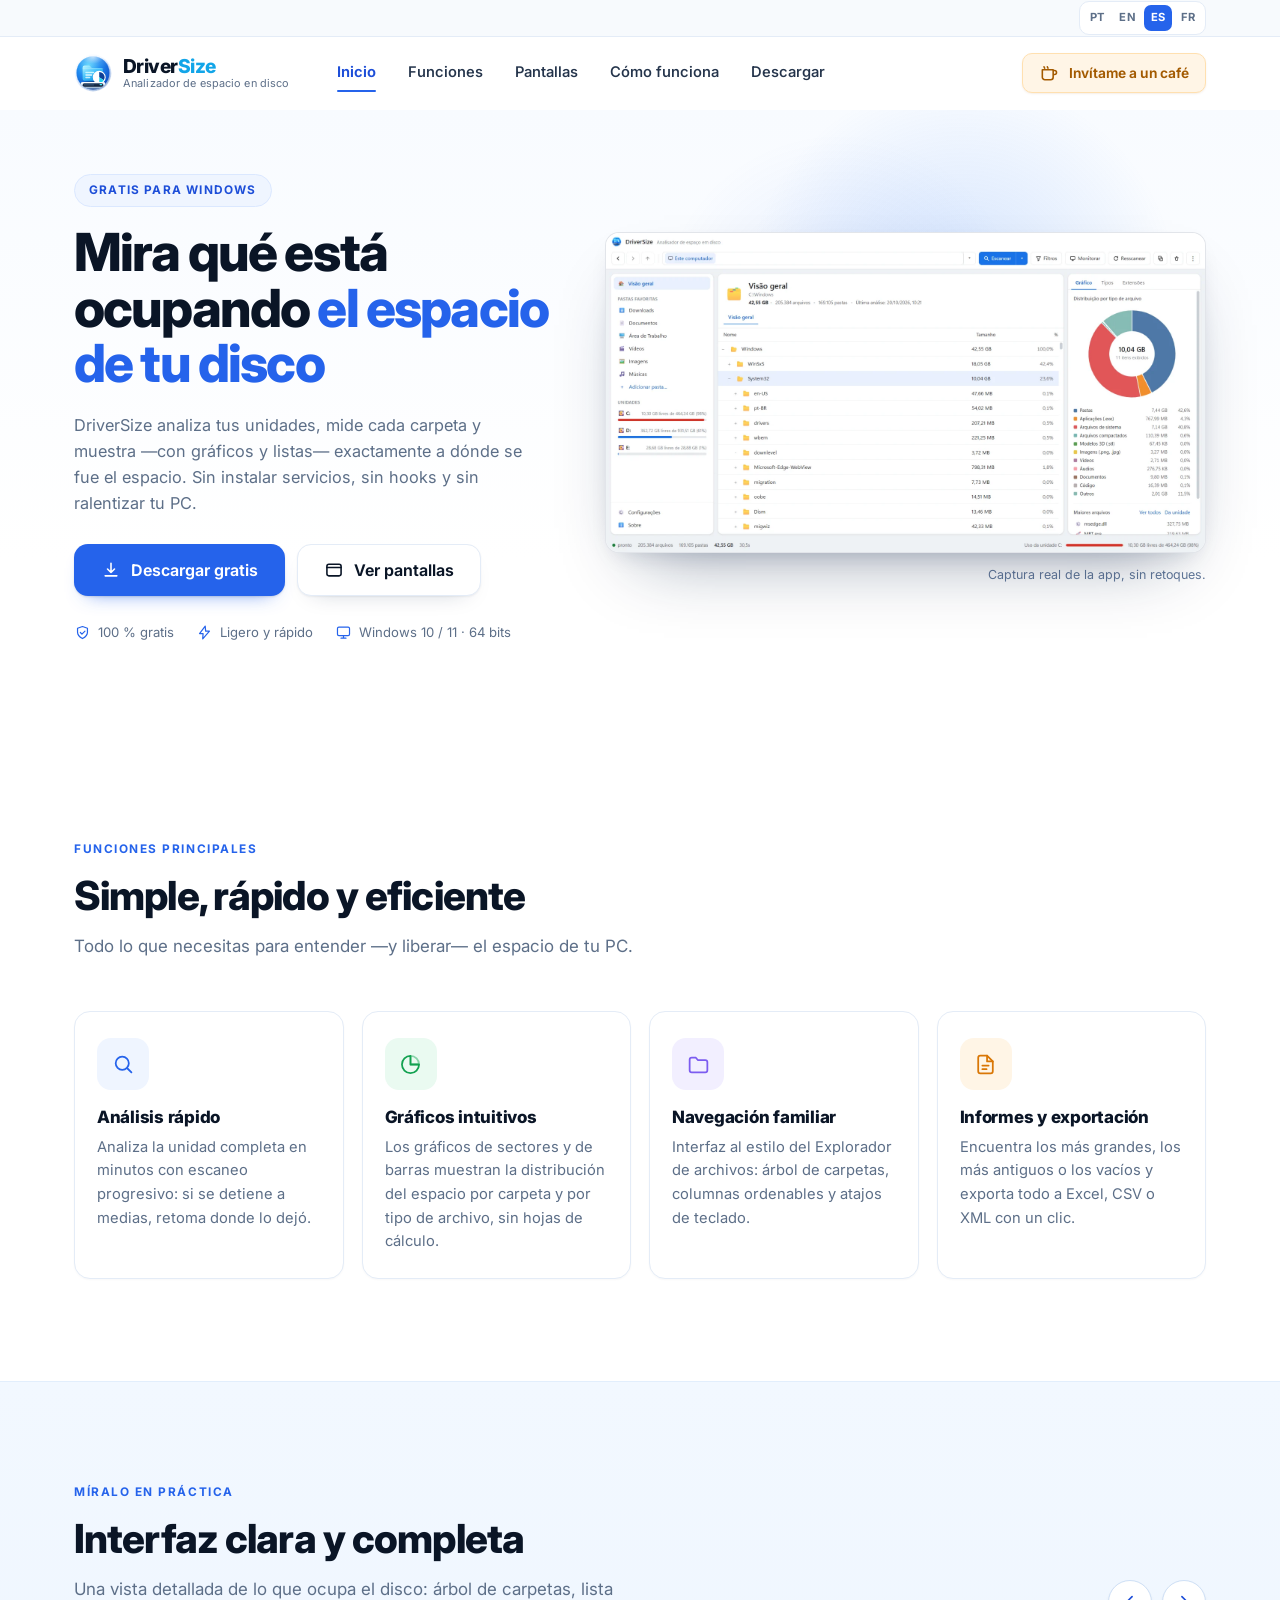
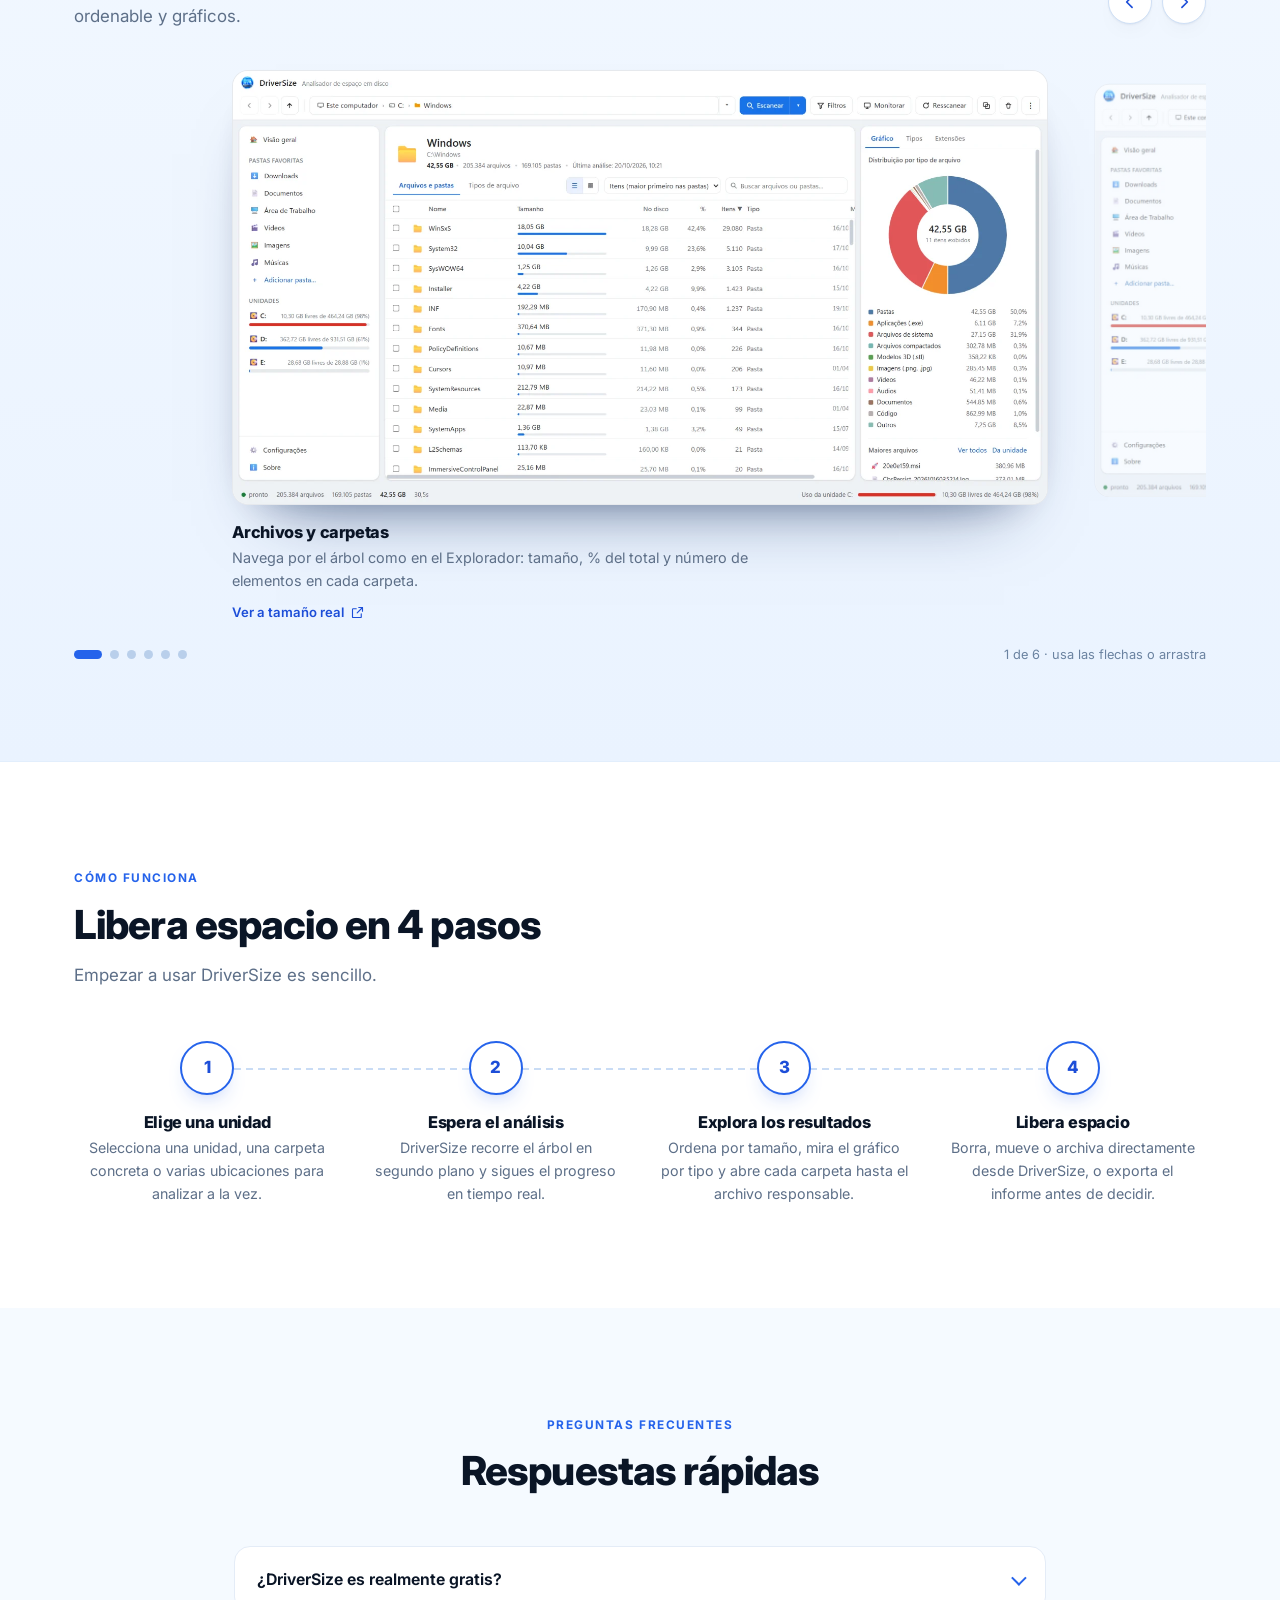
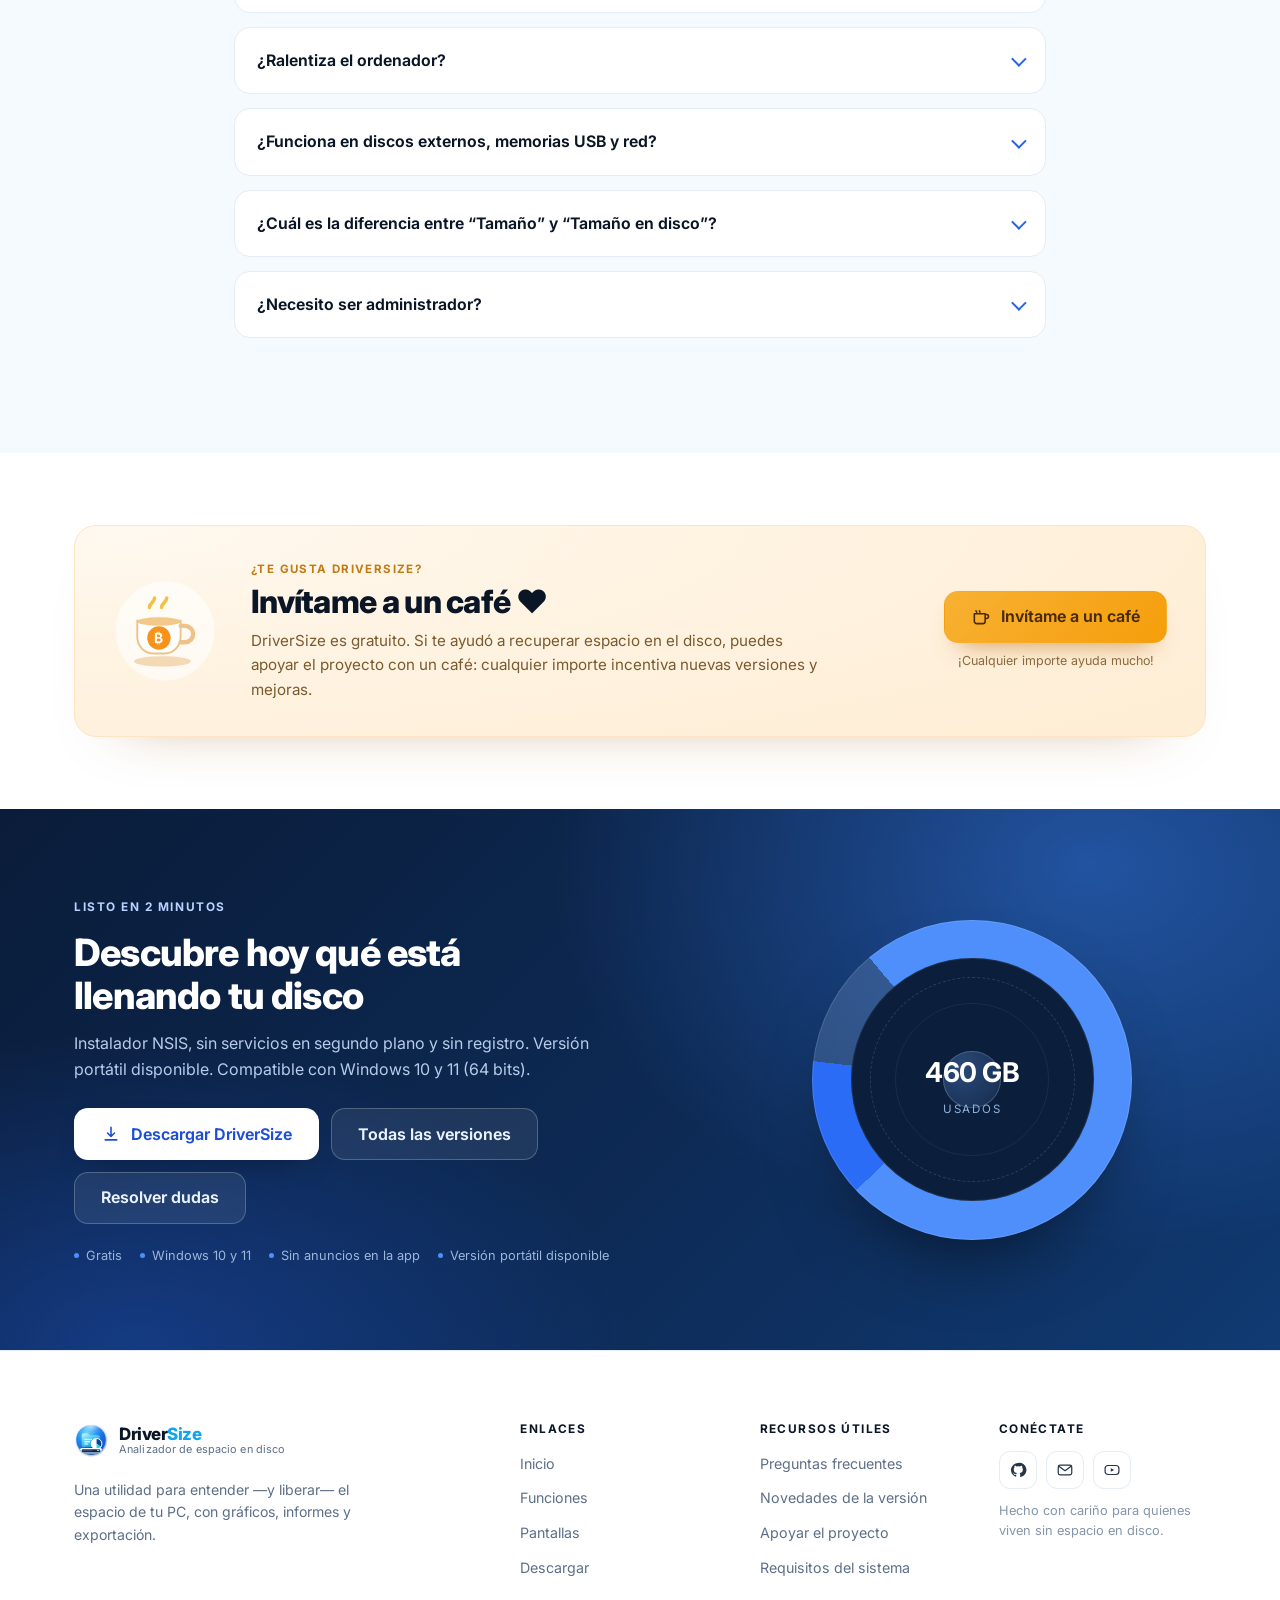
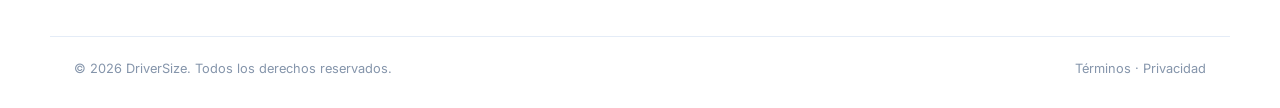
<file: es/index.html>
<!DOCTYPE html>
<html lang="es">
<head>
<meta charset="utf-8">
<meta name="viewport" content="width=device-width, initial-scale=1">
<title>DriverSize — Descubre qué ocupa el espacio de tu disco</title>
<meta name="description" content="DriverSize analiza tus unidades y muestra, con gráficos y listas, qué carpetas y archivos ocupan más espacio en tu PC. Gratis para Windows 10 y 11 (64 bits).">
<meta name="theme-color" content="#2563eb">
<meta property="og:type" content="website">
<!-- meta:start -->
<meta property="og:locale" content="es_ES">
<meta property="og:url" content="https://weguest.github.io/driversize-site/es/">
<!-- meta:end -->
<meta property="og:title" content="DriverSize — Analizador de espacio en disco para Windows">
<meta property="og:description" content="Mira en minutos qué carpetas y archivos consumen tu disco. Gráficos, informes y exportación a Excel, CSV y XML.">
<!-- og:image: gerado pelo build.mjs (og-<idioma>.jpg); use SITE_URL para URL absoluta -->
<meta property="og:image" content="https://weguest.github.io/driversize-site/assets/img/og-es.jpg">
<meta property="og:image:width" content="1200">
<meta property="og:image:height" content="630">
<meta name="twitter:card" content="summary_large_image">
<link rel="icon" href="../assets/img/favicon.svg" type="image/svg+xml">
<!-- alternates:start -->
<link rel="canonical" href="https://weguest.github.io/driversize-site/es/">
<link rel="alternate" hreflang="pt-BR" href="https://weguest.github.io/driversize-site/">
<link rel="alternate" hreflang="en" href="https://weguest.github.io/driversize-site/en/">
<link rel="alternate" hreflang="es" href="https://weguest.github.io/driversize-site/es/">
<link rel="alternate" hreflang="fr" href="https://weguest.github.io/driversize-site/fr/">
<link rel="alternate" hreflang="x-default" href="https://weguest.github.io/driversize-site/">
<!-- alternates:end -->
<link rel="preconnect" href="https://fonts.googleapis.com">
<link rel="preconnect" href="https://fonts.gstatic.com" crossorigin>
<link href="https://fonts.googleapis.com/css2?family=Inter:wght@400;500;600;700;800&display=swap" rel="stylesheet">
<link rel="stylesheet" href="../assets/css/styles.css">
<script>document.documentElement.classList.add('js');</script>
<script type="application/ld+json">
{
  "@context": "https://schema.org",
  "@type": "SoftwareApplication",
  "name": "DriverSize",
  "operatingSystem": "Windows 11, Windows 10",
  "applicationCategory": "UtilitiesApplication",
  "description": "Analizador de espacio en disco que muestra el tamaño de cada carpeta y archivo, con gráficos e informes.",
  "inLanguage": "es",
  "offers": {
    "@type": "Offer",
    "price": "0",
    "priceCurrency": "BRL"
  }
}
</script>
</head>
<body>
<a class="skip-link" href="#conteudo">Ir al contenido</a>

<div class="langbar">
  <div class="container langbar__inner">
    <!-- langswitch:start -->
      <nav class="lang" aria-label="Idioma">
        <a href="../" hreflang="pt-BR" lang="pt-BR" aria-label="Português">PT</a>
        <a href="../en/" hreflang="en" lang="en" aria-label="English">EN</a>
        <a href="./" hreflang="es" lang="es" aria-current="true" aria-label="Español">ES</a>
        <a href="../fr/" hreflang="fr" lang="fr" aria-label="Français">FR</a>
      </nav>
    <!-- langswitch:end -->
  </div>
</div>

<header class="site-header" id="topo">
  <div class="container site-header__inner">
    <a class="brand" href="#inicio" aria-label="DriverSize — inicio">
      <img class="brand__mark" src="../assets/img/logo.svg" alt="" width="40" height="40" decoding="async">
      <span class="brand__text">
        <span class="brand__word">Driver<span>Size</span></span>
        <small>Analizador de espacio en disco</small>
      </span>
    </a>

    <nav class="site-nav" id="menu" aria-label="Navegación principal">
      <a href="#inicio" class="is-active">Inicio</a>
      <a href="#recursos">Funciones</a>
      <a href="#telas">Pantallas</a>
      <a href="#como-funciona">Cómo funciona</a>
      <a href="#download">Descargar</a>
    </nav>

    <div class="site-header__actions">
      <a class="btn btn--accent btn--sm" href="#apoie">
        <svg viewBox="0 0 24 24" aria-hidden="true" class="ico"><path d="M4 8h13v9a3 3 0 0 1-3 3H7a3 3 0 0 1-3-3zM17 9h1.6a2.4 2.4 0 0 1 0 4.8H17M6 4.5c0 .8.8 1 .8 1.8M10 4.5c0 .8.8 1 .8 1.8"/></svg>
        Invítame a un café
      </a>
      <button class="menu-btn" id="menuBtn" aria-controls="menu" aria-expanded="false" aria-label="Abrir menú" data-label-open="Abrir menú" data-label-close="Cerrar menú">
        <span></span><span></span><span></span>
      </button>
    </div>
  </div>
</header>

<main id="conteudo">

  <!-- ============ HERO ============ -->
  <section class="hero" id="inicio">
    <div class="hero__glow" aria-hidden="true"></div>
    <div class="container hero__inner">
      <div class="hero__copy">
        <span class="eyebrow eyebrow--pill">Gratis para Windows</span>
        <h1>Mira qué está ocupando <span class="hl">el espacio de tu disco</span></h1>
        <p class="lead">
          DriverSize analiza tus unidades, mide cada carpeta y muestra —con gráficos y listas— exactamente a dónde se fue el espacio. Sin instalar servicios, sin hooks y sin ralentizar tu PC.
        </p>
        <div class="hero__actions">
          <a class="btn btn--primary btn--lg" href="#download">
            <svg viewBox="0 0 24 24" aria-hidden="true" class="ico"><path d="M12 4v11m0 0 4.2-4.2M12 15l-4.2-4.2M5 19h14"/></svg>
            Descargar gratis
          </a>
          <a class="btn btn--ghost btn--lg" href="#telas">
            <svg viewBox="0 0 24 24" aria-hidden="true" class="ico"><rect x="3.5" y="5" width="17" height="14" rx="2.4"/><path d="M3.5 9h17"/></svg>
            Ver pantallas
          </a>
        </div>
        <ul class="trust">
          <li>
            <svg viewBox="0 0 24 24" aria-hidden="true"><path d="M12 3.5 19 6v5.5c0 4-3 6.8-7 9-4-2.2-7-5-7-9V6z"/><path d="m9 12 2.2 2.2L15.5 10"/></svg>
            100 % gratis
          </li>
          <li>
            <svg viewBox="0 0 24 24" aria-hidden="true"><path d="M13 3 5 13.5h5L9.5 21 19 10h-5.4z"/></svg>
            Ligero y rápido
          </li>
          <li>
            <svg viewBox="0 0 24 24" aria-hidden="true"><rect x="3.5" y="4.5" width="17" height="12" rx="2"/><path d="M8.5 20h7M12 16.5V20"/></svg>
            Windows 10 / 11 · 64 bits
          </li>
        </ul>
      </div>

      <div class="hero__art">
        <figure class="shot shot--hero">
          <img
            src="../assets/img/screens/visao-geral.webp"
            width="1600"
            height="852"
            alt="Ventana de DriverSize con la vista general: árbol de carpetas, gráfico de distribución por tipo y lista de las carpetas más grandes"
            fetchpriority="high"
            decoding="async">
        </figure>
        <p class="shot__note">Captura real de la app, sin retoques.</p>
      </div>
    </div>
  </section>

  <!-- ============ RECURSOS ============ -->
  <section class="section" id="recursos">
    <div class="container">
      <header class="section__head reveal">
        <span class="eyebrow">Funciones principales</span>
        <h2>Simple, rápido y eficiente</h2>
        <p class="section__sub">Todo lo que necesitas para entender —y liberar— el espacio de tu PC.</p>
      </header>

      <div class="cards">
        <article class="card reveal">
          <span class="card__icon card__icon--blue">
            <svg viewBox="0 0 24 24" aria-hidden="true"><circle cx="10.8" cy="10.8" r="6.3"/><path d="m15.6 15.6 4 4"/></svg>
          </span>
          <h3>Análisis rápido</h3>
          <p>Analiza la unidad completa en minutos con escaneo progresivo: si se detiene a medias, retoma donde lo dejó.</p>
        </article>

        <article class="card reveal">
          <span class="card__icon card__icon--green">
            <svg viewBox="0 0 24 24" aria-hidden="true"><path d="M12 3.8a8.2 8.2 0 1 0 8.2 8.2H12z"/><path d="M12 3.8a8.2 8.2 0 0 1 8.2 8.2H12z" opacity=".45"/></svg>
          </span>
          <h3>Gráficos intuitivos</h3>
          <p>Los gráficos de sectores y de barras muestran la distribución del espacio por carpeta y por tipo de archivo, sin hojas de cálculo.</p>
        </article>

        <article class="card reveal">
          <span class="card__icon card__icon--violet">
            <svg viewBox="0 0 24 24" aria-hidden="true"><path d="M3.5 7.5a2 2 0 0 1 2-2h4l1.8 2.2h7.2a2 2 0 0 1 2 2v7.8a2 2 0 0 1-2 2h-13a2 2 0 0 1-2-2z"/></svg>
          </span>
          <h3>Navegación familiar</h3>
          <p>Interfaz al estilo del Explorador de archivos: árbol de carpetas, columnas ordenables y atajos de teclado.</p>
        </article>

        <article class="card reveal">
          <span class="card__icon card__icon--orange">
            <svg viewBox="0 0 24 24" aria-hidden="true"><path d="M13.5 3.5H7a2 2 0 0 0-2 2v13a2 2 0 0 0 2 2h10a2 2 0 0 0 2-2V9z"/><path d="M13.5 3.5V9H19M9 13h6M9 16.5h4"/></svg>
          </span>
          <h3>Informes y exportación</h3>
          <p>Encuentra los más grandes, los más antiguos o los vacíos y exporta todo a Excel, CSV o XML con un clic.</p>
        </article>
      </div>
    </div>
  </section>

  <!-- ============ TELAS / CARROSSEL ============ -->
  <section class="shots" id="telas">
    <div class="container">
      <div class="shots__head reveal">
        <div class="shots__heading">
          <span class="eyebrow">Míralo en práctica</span>
          <h2>Interfaz clara y completa</h2>
          <p class="section__sub">Una vista detallada de lo que ocupa el disco: árbol de carpetas, lista ordenable y gráficos.</p>
        </div>
        <div class="shots__nav">
          <button class="circle-btn" type="button" data-carousel-prev aria-label="Pantalla anterior">
            <svg viewBox="0 0 24 24" aria-hidden="true"><path d="M14.5 5.5 8 12l6.5 6.5"/></svg>
          </button>
          <button class="circle-btn" type="button" data-carousel-next aria-label="Pantalla siguiente">
            <svg viewBox="0 0 24 24" aria-hidden="true"><path d="m9.5 5.5 6.5 6.5-6.5 6.5"/></svg>
          </button>
        </div>
      </div>

      <div class="carousel" data-carousel data-dot-label="Ir a la pantalla {n}" data-status-format="{n} de {total}" role="group" aria-roledescription="carrusel" aria-label="Pantallas de DriverSize">
        <div class="carousel__viewport" data-carousel-viewport>
          <ul class="carousel__track" data-carousel-track role="list">

            <li class="slide" data-slide aria-roledescription="diapositiva" aria-label="1 de 6 — Archivos y carpetas">
              <figure class="slide__figure">
                <div class="slide__frame">
                  <img
                    class="slide__img"
                    src="../assets/img/screens/arquivos-e-pastas.webp"
                    width="1600"
                    height="852"
                    alt="Lista de archivos y carpetas de DriverSize con tamaño, porcentaje del total, número de elementos y fecha de modificación"
                    decoding="async">
                </div>
                <figcaption class="slide__caption">
                  <h3>Archivos y carpetas</h3>
                  <p>Navega por el árbol como en el Explorador: tamaño, % del total y número de elementos en cada carpeta.</p>
                  <a class="slide__zoom" href="../assets/img/screens/arquivos-e-pastas.webp" target="_blank" rel="noopener">
                    Ver a tamaño real
                    <svg viewBox="0 0 24 24" aria-hidden="true"><path d="M14 4h6v6M20 4l-8.5 8.5M18 14v5a1 1 0 0 1-1 1H5a1 1 0 0 1-1-1V7a1 1 0 0 1 1-1h5"/></svg>
                  </a>
                </figcaption>
              </figure>
            </li>

            <li class="slide" data-slide aria-roledescription="diapositiva" aria-label="2 de 6 — Vista de cuadrícula">
              <figure class="slide__figure">
                <div class="slide__frame">
                  <img
                    class="slide__img"
                    src="../assets/img/screens/visualizacao-em-grade.webp"
                    width="1600"
                    height="852"
                    alt="Carpetas mostradas en cuadrícula en DriverSize, con tarjetas que muestran el tamaño y una barra proporcional"
                    decoding="async">
                </div>
                <figcaption class="slide__caption">
                  <h3>Vista de cuadrícula</h3>
                  <p>Cambia la lista por tarjetas: el tamaño de cada carpeta se ve de un vistazo.</p>
                  <a class="slide__zoom" href="../assets/img/screens/visualizacao-em-grade.webp" target="_blank" rel="noopener">
                    Ver a tamaño real
                    <svg viewBox="0 0 24 24" aria-hidden="true"><path d="M14 4h6v6M20 4l-8.5 8.5M18 14v5a1 1 0 0 1-1 1H5a1 1 0 0 1-1-1V7a1 1 0 0 1 1-1h5"/></svg>
                  </a>
                </figcaption>
              </figure>
            </li>

            <li class="slide" data-slide aria-roledescription="diapositiva" aria-label="3 de 6 — Tipos de archivo">
              <figure class="slide__figure">
                <div class="slide__frame">
                  <img
                    class="slide__img"
                    src="../assets/img/screens/tipos-de-arquivo.webp"
                    width="1600"
                    height="852"
                    alt="Tabla de tipos de archivo por extensión, con tamaño, porcentaje y cantidad de archivos"
                    decoding="async">
                </div>
                <figcaption class="slide__caption">
                  <h3>Tipos de archivo</h3>
                  <p>Mira qué pesa más por extensión —.dll, .msi, .exe— y el total por tipo de archivo.</p>
                  <a class="slide__zoom" href="../assets/img/screens/tipos-de-arquivo.webp" target="_blank" rel="noopener">
                    Ver a tamaño real
                    <svg viewBox="0 0 24 24" aria-hidden="true"><path d="M14 4h6v6M20 4l-8.5 8.5M18 14v5a1 1 0 0 1-1 1H5a1 1 0 0 1-1-1V7a1 1 0 0 1 1-1h5"/></svg>
                  </a>
                </figcaption>
              </figure>
            </li>

            <li class="slide" data-slide aria-roledescription="diapositiva" aria-label="4 de 6 — Limpieza segura">
              <figure class="slide__figure">
                <div class="slide__frame">
                  <img
                    class="slide__img"
                    src="../assets/img/screens/limpeza-segura.webp"
                    width="1600"
                    height="852"
                    alt="Ventana de limpieza segura de DriverSize, con categorías de archivos temporales y espacio recuperable"
                    decoding="async">
                </div>
                <figcaption class="slide__caption">
                  <h3>Limpieza segura</h3>
                  <p>Revisa temporales, cachés y otros elementos prescindibles y mira cuánto espacio se liberará.</p>
                  <a class="slide__zoom" href="../assets/img/screens/limpeza-segura.webp" target="_blank" rel="noopener">
                    Ver a tamaño real
                    <svg viewBox="0 0 24 24" aria-hidden="true"><path d="M14 4h6v6M20 4l-8.5 8.5M18 14v5a1 1 0 0 1-1 1H5a1 1 0 0 1-1-1V7a1 1 0 0 1 1-1h5"/></svg>
                  </a>
                </figcaption>
              </figure>
            </li>

            <li class="slide" data-slide aria-roledescription="diapositiva" aria-label="5 de 6 — Búsqueda global">
              <figure class="slide__figure">
                <div class="slide__frame">
                  <img
                    class="slide__img"
                    src="../assets/img/screens/busca-global.webp"
                    width="1600"
                    height="852"
                    alt="Búsqueda global por nombre de archivo en DriverSize, mostrando resultados y la ruta completa de cada uno"
                    decoding="async">
                </div>
                <figcaption class="slide__caption">
                  <h3>Búsqueda global</h3>
                  <p>Encuentra un archivo en toda el área analizada, con la ruta completa, sin volver a escanear.</p>
                  <a class="slide__zoom" href="../assets/img/screens/busca-global.webp" target="_blank" rel="noopener">
                    Ver a tamaño real
                    <svg viewBox="0 0 24 24" aria-hidden="true"><path d="M14 4h6v6M20 4l-8.5 8.5M18 14v5a1 1 0 0 1-1 1H5a1 1 0 0 1-1-1V7a1 1 0 0 1 1-1h5"/></svg>
                  </a>
                </figcaption>
              </figure>
            </li>

            <li class="slide" data-slide aria-roledescription="diapositiva" aria-label="6 de 6 — Tema oscuro">
              <figure class="slide__figure">
                <div class="slide__frame">
                  <img
                    class="slide__img"
                    src="../assets/img/screens/tema-escuro.webp"
                    width="1600"
                    height="852"
                    alt="Interfaz de DriverSize en tema oscuro, con tabla de carpetas y gráfico de distribución"
                    decoding="async">
                </div>
                <figcaption class="slide__caption">
                  <h3>Tema oscuro</h3>
                  <p>Trabaja de noche o en pantallas oscuras sin perder legibilidad.</p>
                  <a class="slide__zoom" href="../assets/img/screens/tema-escuro.webp" target="_blank" rel="noopener">
                    Ver a tamaño real
                    <svg viewBox="0 0 24 24" aria-hidden="true"><path d="M14 4h6v6M20 4l-8.5 8.5M18 14v5a1 1 0 0 1-1 1H5a1 1 0 0 1-1-1V7a1 1 0 0 1 1-1h5"/></svg>
                  </a>
                </figcaption>
              </figure>
            </li>

          </ul>
        </div>

        <div class="carousel__footer">
          <div class="carousel__dots" data-carousel-dots role="group" aria-label="Elegir pantalla"></div>
          <p class="carousel__hint"><span data-carousel-status aria-live="polite">1 de 6</span> · usa las flechas o arrastra</p>
        </div>
      </div>
    </div>
  </section>

  <!-- ============ COMO FUNCIONA ============ -->
  <section class="section" id="como-funciona">
    <div class="container">
      <header class="section__head reveal">
        <span class="eyebrow">Cómo funciona</span>
        <h2>Libera espacio en 4 pasos</h2>
        <p class="section__sub">Empezar a usar DriverSize es sencillo.</p>
      </header>

      <ol class="steps">
        <li class="step reveal">
          <span class="step__num">1</span>
          <h3>Elige una unidad</h3>
          <p>Selecciona una unidad, una carpeta concreta o varias ubicaciones para analizar a la vez.</p>
        </li>
        <li class="step reveal">
          <span class="step__num">2</span>
          <h3>Espera el análisis</h3>
          <p>DriverSize recorre el árbol en segundo plano y sigues el progreso en tiempo real.</p>
        </li>
        <li class="step reveal">
          <span class="step__num">3</span>
          <h3>Explora los resultados</h3>
          <p>Ordena por tamaño, mira el gráfico por tipo y abre cada carpeta hasta el archivo responsable.</p>
        </li>
        <li class="step reveal">
          <span class="step__num">4</span>
          <h3>Libera espacio</h3>
          <p>Borra, mueve o archiva directamente desde DriverSize, o exporta el informe antes de decidir.</p>
        </li>
      </ol>
    </div>
  </section>

  <!-- ============ FAQ ============ -->
  <section class="section section--soft" id="faq">
    <div class="container container--narrow">
      <header class="section__head section__head--center reveal">
        <span class="eyebrow">Preguntas frecuentes</span>
        <h2>Respuestas rápidas</h2>
      </header>

      <div class="faq reveal">
        <details class="faq__item">
          <summary>¿DriverSize es realmente gratis?</summary>
          <p>Sí. La versión gratuita muestra el tamaño de todas las carpetas y archivos, con gráficos e informes, sin período de prueba. Existe una versión Professional opcional, con impresión, exportación a PDF y automatización por línea de comandos.</p>
        </details>
        <details class="faq__item">
          <summary>¿Ralentiza el ordenador?</summary>
          <p>No. DriverSize no instala servicios, hooks del sistema ni extensiones del Explorador: solo usa recursos mientras estás analizando. Al cerrar el programa, nada sigue ejecutándose en segundo plano.</p>
        </details>
        <details class="faq__item">
          <summary>¿Funciona en discos externos, memorias USB y red?</summary>
          <p>Sí. Además de los discos locales, DriverSize analiza discos externos, SSD, memorias USB, tarjetas SD, NAS, SAN y recursos compartidos de red (rutas UNC).</p>
        </details>
        <details class="faq__item">
          <summary>¿Cuál es la diferencia entre “Tamaño” y “Tamaño en disco”?</summary>
          <p>“Tamaño” es la suma real de los bytes de los archivos. “Tamaño en disco” considera el espacio ocupado en clústeres, por lo que siempre es igual o mayor que el tamaño lógico.</p>
        </details>
        <details class="faq__item">
          <summary>¿Necesito ser administrador?</summary>
          <p>Para carpetas normales, no. Para leer áreas protegidas del sistema (como <code>System Volume Information</code>), ejecuta como administrador: el programa tiene la opción “Reiniciar como administrador”.</p>
        </details>
      </div>
    </div>
  </section>

  <!-- ============ APOIE ============ -->
  <section class="support" id="apoie">
    <div class="container">
      <div class="support__card reveal">
        <div class="support__cup" aria-hidden="true">
          <svg viewBox="0 0 120 120">
            <circle cx="60" cy="60" r="57" fill="#fff" opacity=".6"/>
            <ellipse cx="57" cy="95" rx="33" ry="6" fill="#e7b977" opacity=".5"/>
            <path d="M28 48h50v19a19 19 0 0 1-19 19H47a19 19 0 0 1-19-19z" fill="#fff" stroke="#eec38a" stroke-width="2.2"/>
            <path d="M78 54h5a9.5 9.5 0 0 1 0 19h-5" fill="none" stroke="#eec38a" stroke-width="5" stroke-linecap="round"/>
            <ellipse cx="53" cy="49" rx="25" ry="5" fill="#f2c98b"/>
            <path d="M42 33c0-5 6-6 6-11M56 33c0-5 6-6 6-11" stroke="#f0b429" stroke-width="4" stroke-linecap="round" fill="none" opacity=".85"/>
            <circle cx="53" cy="68" r="13.5" fill="#f7931a"/>
            <text x="53" y="74" text-anchor="middle" font-size="16" font-weight="700" fill="#fff" font-family="Inter, Arial, sans-serif">₿</text>
          </svg>
        </div>
        <div class="support__copy">
          <span class="support__kicker">¿Te gusta DriverSize?</span>
          <h2>Invítame a un café <span aria-hidden="true">❤️</span></h2>
          <p>DriverSize es gratuito. Si te ayudó a recuperar espacio en el disco, puedes apoyar el proyecto con un café: cualquier importe incentiva nuevas versiones y mejoras.</p>
        </div>
        <div class="support__action">
          <a class="btn btn--donate" href="#apoie" data-donate>
            <svg viewBox="0 0 24 24" aria-hidden="true" class="ico"><path d="M4 8h13v9a3 3 0 0 1-3 3H7a3 3 0 0 1-3-3zM17 9h1.6a2.4 2.4 0 0 1 0 4.8H17M6 4.5c0 .8.8 1 .8 1.8M10 4.5c0 .8.8 1 .8 1.8"/></svg>
            Invítame a un café
          </a>
          <small>¡Cualquier importe ayuda mucho!</small>
        </div>
      </div>
    </div>
  </section>

  <!-- ============ DOWNLOAD ============ -->
  <section class="download" id="download">
    <div class="container download__inner">
      <div class="download__copy reveal">
        <span class="eyebrow eyebrow--light">Listo en 2 minutos</span>
        <h2>Descubre hoy qué está llenando tu disco</h2>
        <p>Instalador NSIS, sin servicios en segundo plano y sin registro. Versión portátil disponible. Compatible con Windows 10 y 11 (64 bits).</p>
        <div class="download__actions">
          <a class="btn btn--white btn--lg" href="https://github.com/weguest/driversize/releases/download/v1.2.2/DriverSize-1.2.2-setup.exe">
            <svg viewBox="0 0 24 24" aria-hidden="true" class="ico"><path d="M12 4v11m0 0 4.2-4.2M12 15l-4.2-4.2M5 19h14"/></svg>
            Descargar DriverSize
          </a>
          <a class="btn btn--onDark btn--lg" href="https://github.com/weguest/driversize/releases" target="_blank" rel="noopener">Todas las versiones</a>
          <a class="btn btn--onDark btn--lg" href="#faq">Resolver dudas</a>
        </div>
        <ul class="download__meta">
          <li>Gratis</li><li>Windows 10 y 11</li><li>Sin anuncios en la app</li><li>Versión portátil disponible</li>
        </ul>
      </div>
      <div class="download__art reveal" aria-hidden="true">
        <div class="disk">
          <div class="disk__ring"></div>
          <div class="disk__ring disk__ring--2"></div>
          <div class="disk__hub"></div>
          <div class="disk__label">
            <strong>460 GB</strong>
            <span>usados</span>
          </div>
        </div>
      </div>
    </div>
  </section>

</main>

<footer class="site-footer">
  <div class="container site-footer__grid">
    <div class="site-footer__brand">
      <a class="brand brand--footer" href="#inicio">
        <img class="brand__mark" src="../assets/img/logo.svg" alt="" width="34" height="34" decoding="async">
        <span class="brand__text"><span class="brand__word">Driver<span>Size</span></span><small>Analizador de espacio en disco</small></span>
      </a>
      <p>Una utilidad para entender —y liberar— el espacio de tu PC, con gráficos, informes y exportación.</p>
    </div>

    <nav class="site-footer__col" aria-label="Enlaces del sitio">
      <h2>Enlaces</h2>
      <ul>
        <li><a href="#inicio">Inicio</a></li>
        <li><a href="#recursos">Funciones</a></li>
        <li><a href="#telas">Pantallas</a></li>
        <li><a href="#download">Descargar</a></li>
      </ul>
    </nav>

    <nav class="site-footer__col" aria-label="Recursos útiles">
      <h2>Recursos útiles</h2>
      <ul>
        <li><a href="#faq">Preguntas frecuentes</a></li>
        <li><a href="#download">Novedades de la versión</a></li>
        <li><a href="#apoie">Apoyar el proyecto</a></li>
        <li><a href="#download">Requisitos del sistema</a></li>
      </ul>
    </nav>

    <div class="site-footer__col">
      <h2>Conéctate</h2>
      <ul class="socials">
        <li><a href="#topo" aria-label="GitHub"><svg viewBox="0 0 24 24" aria-hidden="true"><path d="M12 2.6a9.4 9.4 0 0 0-3 18.3c.5.1.6-.2.6-.5v-1.7c-2.6.6-3.1-1.2-3.1-1.2-.4-1.1-1-1.4-1-1.4-.9-.6 0-.6 0-.6 1 .1 1.5 1 1.5 1 .9 1.5 2.3 1.1 2.9.8.1-.6.4-1.1.7-1.4-2.1-.2-4.3-1-4.3-4.6 0-1 .4-1.9 1-2.5-.1-.3-.4-1.3.1-2.6 0 0 .8-.3 2.6 1a9 9 0 0 1 4.8 0c1.8-1.3 2.6-1 2.6-1 .5 1.3.2 2.3.1 2.6.6.6 1 1.4 1 2.5 0 3.6-2.2 4.4-4.3 4.6.4.4.7 1 .7 2v2.9c0 .3.1.6.6.5A9.4 9.4 0 0 0 12 2.6z"/></svg></a></li>
        <li><a href="mailto:contato@exemplo.com" aria-label="Correo"><svg viewBox="0 0 24 24" aria-hidden="true"><rect x="3" y="5.5" width="18" height="13" rx="2.5"/><path d="m3.8 7 8.2 6 8.2-6"/></svg></a></li>
        <li><a href="#telas" aria-label="Vídeos"><svg viewBox="0 0 24 24" aria-hidden="true"><rect x="2.8" y="6" width="18.4" height="12" rx="4"/><path d="m10.4 9.6 4.6 2.4-4.6 2.4z" fill="currentColor" stroke="none"/></svg></a></li>
      </ul>
      <p class="site-footer__note">Hecho con cariño para quienes viven sin espacio en disco.</p>
    </div>
  </div>

  <div class="container site-footer__bottom">
    <p>© <span data-year>2026</span> DriverSize. Todos los derechos reservados.</p>
    <p><a href="#faq">Términos</a> · <a href="#faq">Privacidad</a></p>
  </div>
</footer>

<script src="../assets/js/main.js" defer></script>
</body>
</html>
</file>
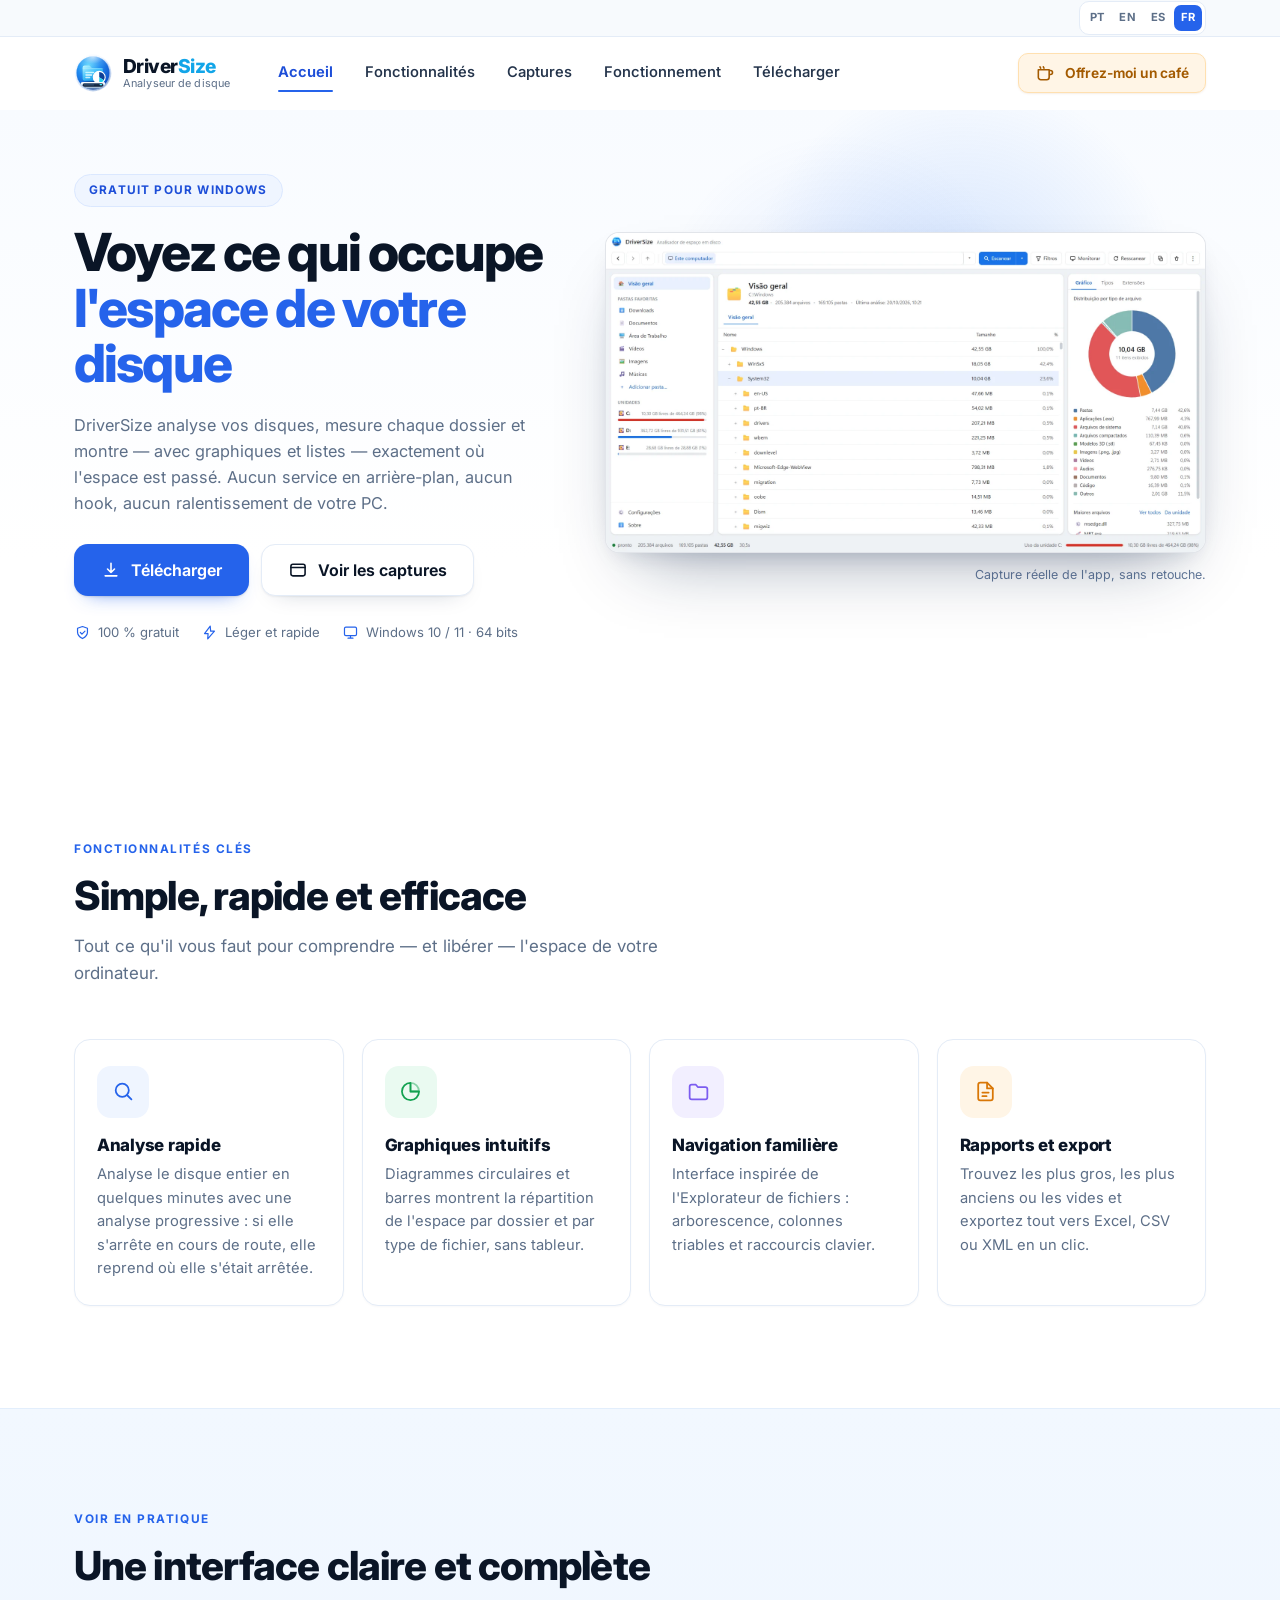
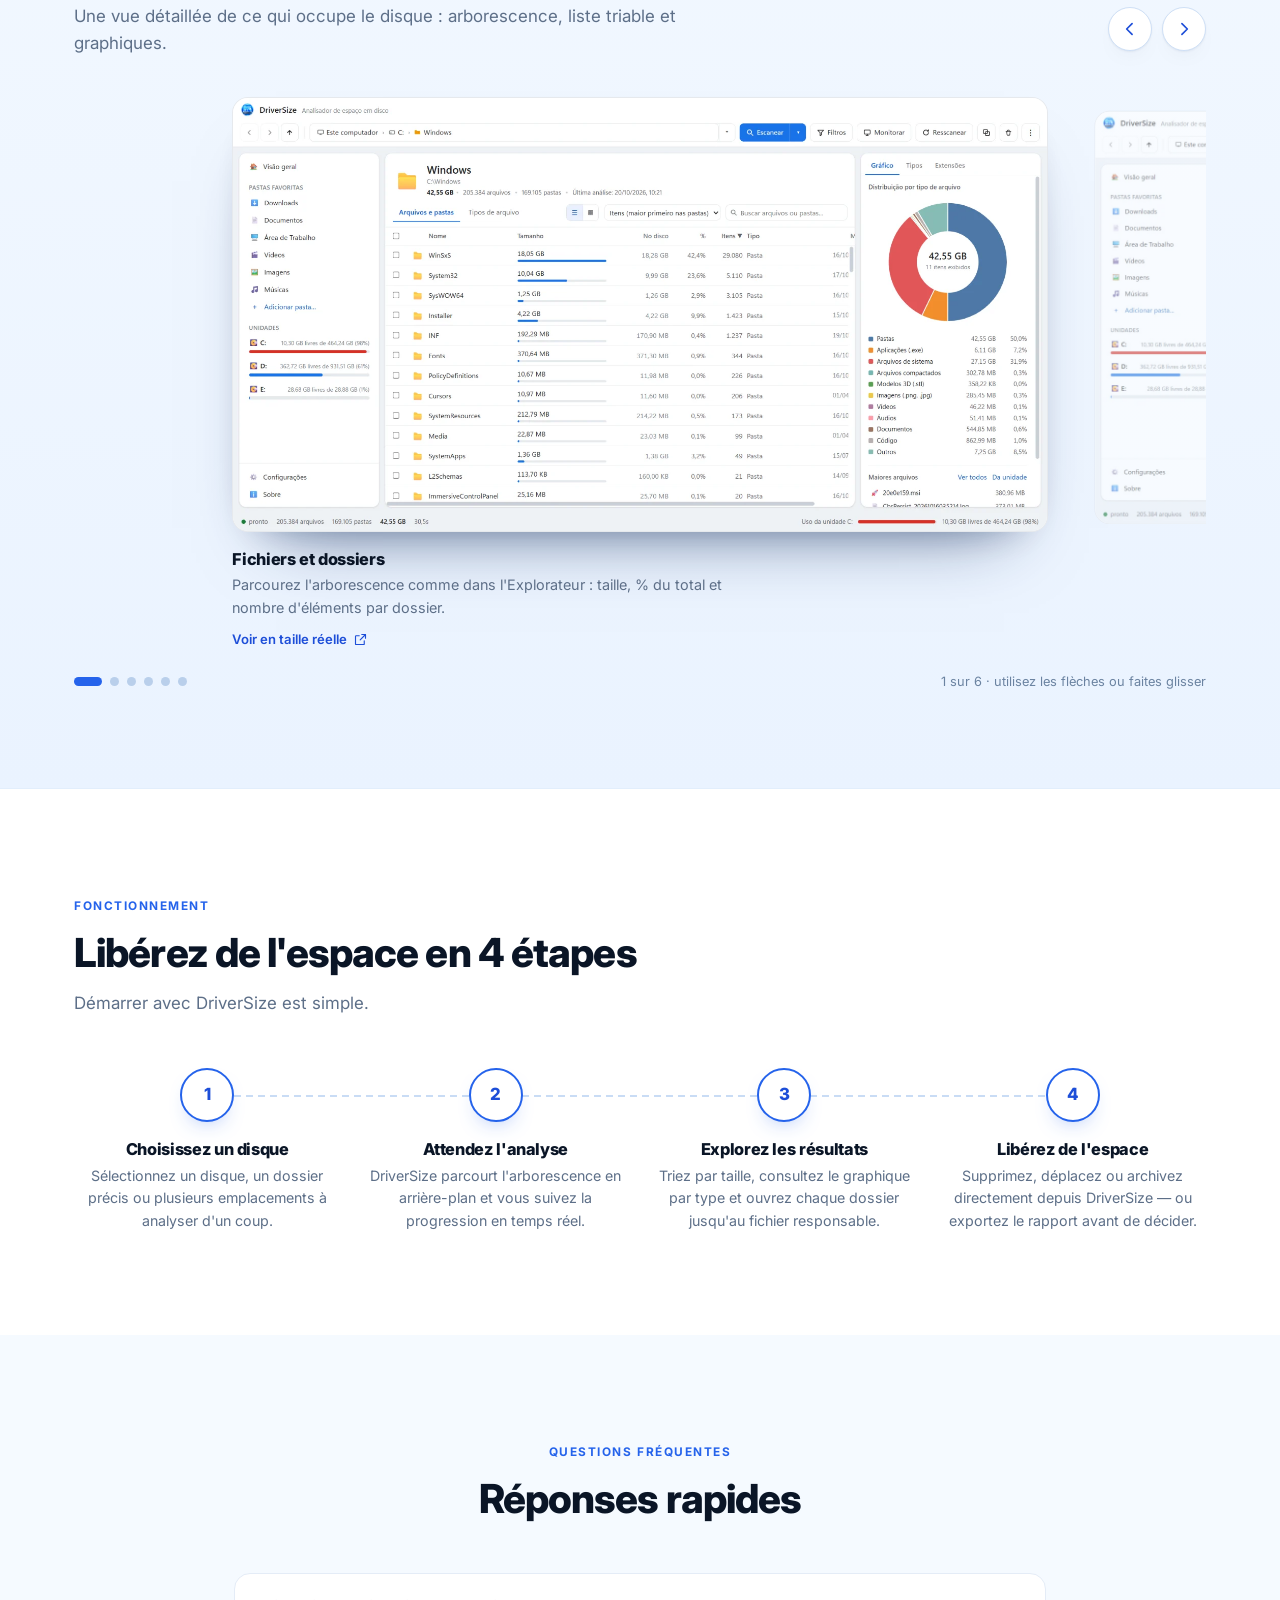
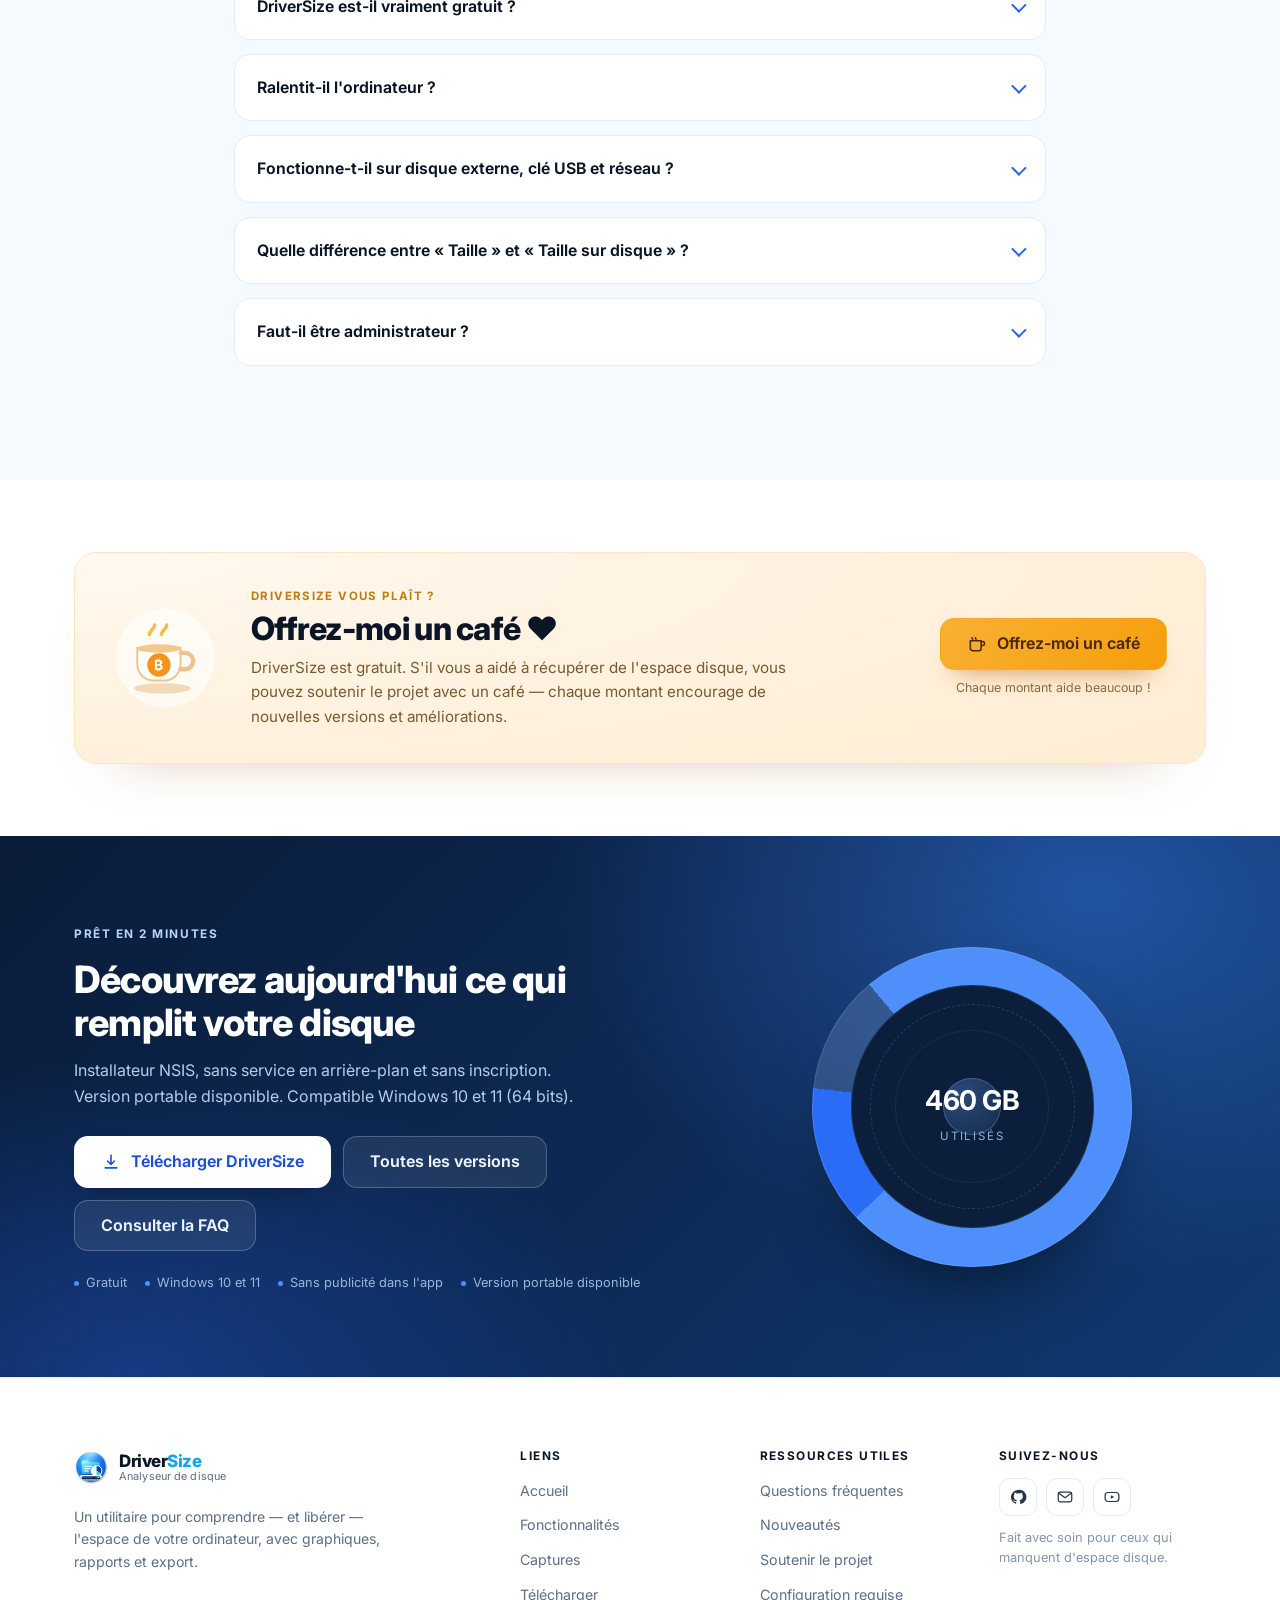
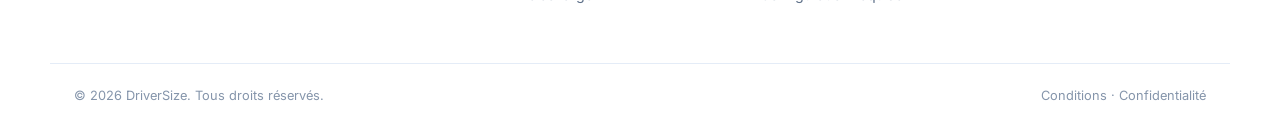
<file: fr/index.html>
<!DOCTYPE html>
<html lang="fr">
<head>
<meta charset="utf-8">
<meta name="viewport" content="width=device-width, initial-scale=1">
<title>DriverSize — Découvrez ce qui occupe l'espace de votre disque</title>
<meta name="description" content="DriverSize analyse vos disques et montre, avec graphiques et listes, quels dossiers et fichiers occupent le plus d'espace sur votre PC. Gratuit pour Windows 10 et 11 (64 bits).">
<meta name="theme-color" content="#2563eb">
<meta property="og:type" content="website">
<!-- meta:start -->
<meta property="og:locale" content="fr_FR">
<meta property="og:url" content="https://weguest.github.io/driversize-site/fr/">
<!-- meta:end -->
<meta property="og:title" content="DriverSize — Analyseur d'espace disque pour Windows">
<meta property="og:description" content="Voyez en quelques minutes quels dossiers et fichiers dévorent votre disque. Graphiques, rapports et export vers Excel, CSV et XML.">
<!-- og:image: gerado pelo build.mjs (og-<idioma>.jpg); use SITE_URL para URL absoluta -->
<meta property="og:image" content="https://weguest.github.io/driversize-site/assets/img/og-fr.jpg">
<meta property="og:image:width" content="1200">
<meta property="og:image:height" content="630">
<meta name="twitter:card" content="summary_large_image">
<link rel="icon" href="../assets/img/favicon.svg" type="image/svg+xml">
<!-- alternates:start -->
<link rel="canonical" href="https://weguest.github.io/driversize-site/fr/">
<link rel="alternate" hreflang="pt-BR" href="https://weguest.github.io/driversize-site/">
<link rel="alternate" hreflang="en" href="https://weguest.github.io/driversize-site/en/">
<link rel="alternate" hreflang="es" href="https://weguest.github.io/driversize-site/es/">
<link rel="alternate" hreflang="fr" href="https://weguest.github.io/driversize-site/fr/">
<link rel="alternate" hreflang="x-default" href="https://weguest.github.io/driversize-site/">
<!-- alternates:end -->
<link rel="preconnect" href="https://fonts.googleapis.com">
<link rel="preconnect" href="https://fonts.gstatic.com" crossorigin>
<link href="https://fonts.googleapis.com/css2?family=Inter:wght@400;500;600;700;800&display=swap" rel="stylesheet">
<link rel="stylesheet" href="../assets/css/styles.css">
<script>document.documentElement.classList.add('js');</script>
<script type="application/ld+json">
{
  "@context": "https://schema.org",
  "@type": "SoftwareApplication",
  "name": "DriverSize",
  "operatingSystem": "Windows 11, Windows 10",
  "applicationCategory": "UtilitiesApplication",
  "description": "Analyseur d'espace disque qui affiche la taille de chaque dossier et fichier, avec graphiques et rapports.",
  "inLanguage": "fr",
  "offers": {
    "@type": "Offer",
    "price": "0",
    "priceCurrency": "BRL"
  }
}
</script>
</head>
<body>
<a class="skip-link" href="#conteudo">Aller au contenu</a>

<div class="langbar">
  <div class="container langbar__inner">
    <!-- langswitch:start -->
      <nav class="lang" aria-label="Langue">
        <a href="../" hreflang="pt-BR" lang="pt-BR" aria-label="Português">PT</a>
        <a href="../en/" hreflang="en" lang="en" aria-label="English">EN</a>
        <a href="../es/" hreflang="es" lang="es" aria-label="Español">ES</a>
        <a href="./" hreflang="fr" lang="fr" aria-current="true" aria-label="Français">FR</a>
      </nav>
    <!-- langswitch:end -->
  </div>
</div>

<header class="site-header" id="topo">
  <div class="container site-header__inner">
    <a class="brand" href="#inicio" aria-label="DriverSize — accueil">
      <img class="brand__mark" src="../assets/img/logo.svg" alt="" width="40" height="40" decoding="async">
      <span class="brand__text">
        <span class="brand__word">Driver<span>Size</span></span>
        <small>Analyseur de disque</small>
      </span>
    </a>

    <nav class="site-nav" id="menu" aria-label="Navigation principale">
      <a href="#inicio" class="is-active">Accueil</a>
      <a href="#recursos">Fonctionnalités</a>
      <a href="#telas">Captures</a>
      <a href="#como-funciona">Fonctionnement</a>
      <a href="#download">Télécharger</a>
    </nav>

    <div class="site-header__actions">
      <a class="btn btn--accent btn--sm" href="#apoie">
        <svg viewBox="0 0 24 24" aria-hidden="true" class="ico"><path d="M4 8h13v9a3 3 0 0 1-3 3H7a3 3 0 0 1-3-3zM17 9h1.6a2.4 2.4 0 0 1 0 4.8H17M6 4.5c0 .8.8 1 .8 1.8M10 4.5c0 .8.8 1 .8 1.8"/></svg>
        Offrez-moi un café
      </a>
      <button class="menu-btn" id="menuBtn" aria-controls="menu" aria-expanded="false" aria-label="Ouvrir le menu" data-label-open="Ouvrir le menu" data-label-close="Fermer le menu">
        <span></span><span></span><span></span>
      </button>
    </div>
  </div>
</header>

<main id="conteudo">

  <!-- ============ HERO ============ -->
  <section class="hero" id="inicio">
    <div class="hero__glow" aria-hidden="true"></div>
    <div class="container hero__inner">
      <div class="hero__copy">
        <span class="eyebrow eyebrow--pill">Gratuit pour Windows</span>
        <h1>Voyez ce qui occupe <span class="hl">l'espace de votre disque</span></h1>
        <p class="lead">
          DriverSize analyse vos disques, mesure chaque dossier et montre — avec graphiques et listes — exactement où l'espace est passé. Aucun service en arrière-plan, aucun hook, aucun ralentissement de votre PC.
        </p>
        <div class="hero__actions">
          <a class="btn btn--primary btn--lg" href="#download">
            <svg viewBox="0 0 24 24" aria-hidden="true" class="ico"><path d="M12 4v11m0 0 4.2-4.2M12 15l-4.2-4.2M5 19h14"/></svg>
            Télécharger
          </a>
          <a class="btn btn--ghost btn--lg" href="#telas">
            <svg viewBox="0 0 24 24" aria-hidden="true" class="ico"><rect x="3.5" y="5" width="17" height="14" rx="2.4"/><path d="M3.5 9h17"/></svg>
            Voir les captures
          </a>
        </div>
        <ul class="trust">
          <li>
            <svg viewBox="0 0 24 24" aria-hidden="true"><path d="M12 3.5 19 6v5.5c0 4-3 6.8-7 9-4-2.2-7-5-7-9V6z"/><path d="m9 12 2.2 2.2L15.5 10"/></svg>
            100 % gratuit
          </li>
          <li>
            <svg viewBox="0 0 24 24" aria-hidden="true"><path d="M13 3 5 13.5h5L9.5 21 19 10h-5.4z"/></svg>
            Léger et rapide
          </li>
          <li>
            <svg viewBox="0 0 24 24" aria-hidden="true"><rect x="3.5" y="4.5" width="17" height="12" rx="2"/><path d="M8.5 20h7M12 16.5V20"/></svg>
            Windows 10 / 11 · 64 bits
          </li>
        </ul>
      </div>

      <div class="hero__art">
        <figure class="shot shot--hero">
          <img
            src="../assets/img/screens/visao-geral.webp"
            width="1600"
            height="852"
            alt="Fenêtre DriverSize avec la vue d'ensemble : arborescence, graphique de répartition par type et liste des plus gros dossiers"
            fetchpriority="high"
            decoding="async">
        </figure>
        <p class="shot__note">Capture réelle de l'app, sans retouche.</p>
      </div>
    </div>
  </section>

  <!-- ============ RECURSOS ============ -->
  <section class="section" id="recursos">
    <div class="container">
      <header class="section__head reveal">
        <span class="eyebrow">Fonctionnalités clés</span>
        <h2>Simple, rapide et efficace</h2>
        <p class="section__sub">Tout ce qu'il vous faut pour comprendre — et libérer — l'espace de votre ordinateur.</p>
      </header>

      <div class="cards">
        <article class="card reveal">
          <span class="card__icon card__icon--blue">
            <svg viewBox="0 0 24 24" aria-hidden="true"><circle cx="10.8" cy="10.8" r="6.3"/><path d="m15.6 15.6 4 4"/></svg>
          </span>
          <h3>Analyse rapide</h3>
          <p>Analyse le disque entier en quelques minutes avec une analyse progressive : si elle s'arrête en cours de route, elle reprend où elle s'était arrêtée.</p>
        </article>

        <article class="card reveal">
          <span class="card__icon card__icon--green">
            <svg viewBox="0 0 24 24" aria-hidden="true"><path d="M12 3.8a8.2 8.2 0 1 0 8.2 8.2H12z"/><path d="M12 3.8a8.2 8.2 0 0 1 8.2 8.2H12z" opacity=".45"/></svg>
          </span>
          <h3>Graphiques intuitifs</h3>
          <p>Diagrammes circulaires et barres montrent la répartition de l'espace par dossier et par type de fichier, sans tableur.</p>
        </article>

        <article class="card reveal">
          <span class="card__icon card__icon--violet">
            <svg viewBox="0 0 24 24" aria-hidden="true"><path d="M3.5 7.5a2 2 0 0 1 2-2h4l1.8 2.2h7.2a2 2 0 0 1 2 2v7.8a2 2 0 0 1-2 2h-13a2 2 0 0 1-2-2z"/></svg>
          </span>
          <h3>Navigation familière</h3>
          <p>Interface inspirée de l'Explorateur de fichiers : arborescence, colonnes triables et raccourcis clavier.</p>
        </article>

        <article class="card reveal">
          <span class="card__icon card__icon--orange">
            <svg viewBox="0 0 24 24" aria-hidden="true"><path d="M13.5 3.5H7a2 2 0 0 0-2 2v13a2 2 0 0 0 2 2h10a2 2 0 0 0 2-2V9z"/><path d="M13.5 3.5V9H19M9 13h6M9 16.5h4"/></svg>
          </span>
          <h3>Rapports et export</h3>
          <p>Trouvez les plus gros, les plus anciens ou les vides et exportez tout vers Excel, CSV ou XML en un clic.</p>
        </article>
      </div>
    </div>
  </section>

  <!-- ============ TELAS / CARROSSEL ============ -->
  <section class="shots" id="telas">
    <div class="container">
      <div class="shots__head reveal">
        <div class="shots__heading">
          <span class="eyebrow">Voir en pratique</span>
          <h2>Une interface claire et complète</h2>
          <p class="section__sub">Une vue détaillée de ce qui occupe le disque : arborescence, liste triable et graphiques.</p>
        </div>
        <div class="shots__nav">
          <button class="circle-btn" type="button" data-carousel-prev aria-label="Écran précédent">
            <svg viewBox="0 0 24 24" aria-hidden="true"><path d="M14.5 5.5 8 12l6.5 6.5"/></svg>
          </button>
          <button class="circle-btn" type="button" data-carousel-next aria-label="Écran suivant">
            <svg viewBox="0 0 24 24" aria-hidden="true"><path d="m9.5 5.5 6.5 6.5-6.5 6.5"/></svg>
          </button>
        </div>
      </div>

      <div class="carousel" data-carousel data-dot-label="Aller à l'écran {n}" data-status-format="{n} sur {total}" role="group" aria-roledescription="carrousel" aria-label="Captures de DriverSize">
        <div class="carousel__viewport" data-carousel-viewport>
          <ul class="carousel__track" data-carousel-track role="list">

            <li class="slide" data-slide aria-roledescription="diapositive" aria-label="1 sur 6 — Fichiers et dossiers">
              <figure class="slide__figure">
                <div class="slide__frame">
                  <img
                    class="slide__img"
                    src="../assets/img/screens/arquivos-e-pastas.webp"
                    width="1600"
                    height="852"
                    alt="Liste de fichiers et dossiers de DriverSize avec taille, pourcentage du total, nombre d'éléments et date de modification"
                    decoding="async">
                </div>
                <figcaption class="slide__caption">
                  <h3>Fichiers et dossiers</h3>
                  <p>Parcourez l'arborescence comme dans l'Explorateur : taille, % du total et nombre d'éléments par dossier.</p>
                  <a class="slide__zoom" href="../assets/img/screens/arquivos-e-pastas.webp" target="_blank" rel="noopener">
                    Voir en taille réelle
                    <svg viewBox="0 0 24 24" aria-hidden="true"><path d="M14 4h6v6M20 4l-8.5 8.5M18 14v5a1 1 0 0 1-1 1H5a1 1 0 0 1-1-1V7a1 1 0 0 1 1-1h5"/></svg>
                  </a>
                </figcaption>
              </figure>
            </li>

            <li class="slide" data-slide aria-roledescription="diapositive" aria-label="2 sur 6 — Vue en grille">
              <figure class="slide__figure">
                <div class="slide__frame">
                  <img
                    class="slide__img"
                    src="../assets/img/screens/visualizacao-em-grade.webp"
                    width="1600"
                    height="852"
                    alt="Dossiers affichés en grille dans DriverSize, avec des cartes montrant la taille et une barre proportionnelle"
                    decoding="async">
                </div>
                <figcaption class="slide__caption">
                  <h3>Vue en grille</h3>
                  <p>Remplacez la liste par des cartes : la taille de chaque dossier saute aux yeux.</p>
                  <a class="slide__zoom" href="../assets/img/screens/visualizacao-em-grade.webp" target="_blank" rel="noopener">
                    Voir en taille réelle
                    <svg viewBox="0 0 24 24" aria-hidden="true"><path d="M14 4h6v6M20 4l-8.5 8.5M18 14v5a1 1 0 0 1-1 1H5a1 1 0 0 1-1-1V7a1 1 0 0 1 1-1h5"/></svg>
                  </a>
                </figcaption>
              </figure>
            </li>

            <li class="slide" data-slide aria-roledescription="diapositive" aria-label="3 sur 6 — Types de fichiers">
              <figure class="slide__figure">
                <div class="slide__frame">
                  <img
                    class="slide__img"
                    src="../assets/img/screens/tipos-de-arquivo.webp"
                    width="1600"
                    height="852"
                    alt="Tableau des types de fichiers par extension, avec taille, pourcentage et nombre de fichiers"
                    decoding="async">
                </div>
                <figcaption class="slide__caption">
                  <h3>Types de fichiers</h3>
                  <p>Voyez ce qui pèse le plus par extension — .dll, .msi, .exe — et le total par type de fichier.</p>
                  <a class="slide__zoom" href="../assets/img/screens/tipos-de-arquivo.webp" target="_blank" rel="noopener">
                    Voir en taille réelle
                    <svg viewBox="0 0 24 24" aria-hidden="true"><path d="M14 4h6v6M20 4l-8.5 8.5M18 14v5a1 1 0 0 1-1 1H5a1 1 0 0 1-1-1V7a1 1 0 0 1 1-1h5"/></svg>
                  </a>
                </figcaption>
              </figure>
            </li>

            <li class="slide" data-slide aria-roledescription="diapositive" aria-label="4 sur 6 — Nettoyage sûr">
              <figure class="slide__figure">
                <div class="slide__frame">
                  <img
                    class="slide__img"
                    src="../assets/img/screens/limpeza-segura.webp"
                    width="1600"
                    height="852"
                    alt="Fenêtre de nettoyage sûr de DriverSize, avec catégories de fichiers temporaires et espace récupérable"
                    decoding="async">
                </div>
                <figcaption class="slide__caption">
                  <h3>Nettoyage sûr</h3>
                  <p>Passez en revue fichiers temporaires, caches et autres éléments jetables et voyez l'espace récupéré.</p>
                  <a class="slide__zoom" href="../assets/img/screens/limpeza-segura.webp" target="_blank" rel="noopener">
                    Voir en taille réelle
                    <svg viewBox="0 0 24 24" aria-hidden="true"><path d="M14 4h6v6M20 4l-8.5 8.5M18 14v5a1 1 0 0 1-1 1H5a1 1 0 0 1-1-1V7a1 1 0 0 1 1-1h5"/></svg>
                  </a>
                </figcaption>
              </figure>
            </li>

            <li class="slide" data-slide aria-roledescription="diapositive" aria-label="5 sur 6 — Recherche globale">
              <figure class="slide__figure">
                <div class="slide__frame">
                  <img
                    class="slide__img"
                    src="../assets/img/screens/busca-global.webp"
                    width="1600"
                    height="852"
                    alt="Recherche globale par nom de fichier dans DriverSize, avec résultats et chemin complet de chacun"
                    decoding="async">
                </div>
                <figcaption class="slide__caption">
                  <h3>Recherche globale</h3>
                  <p>Trouvez un fichier dans toute la zone analysée, avec son chemin complet, sans rescanner.</p>
                  <a class="slide__zoom" href="../assets/img/screens/busca-global.webp" target="_blank" rel="noopener">
                    Voir en taille réelle
                    <svg viewBox="0 0 24 24" aria-hidden="true"><path d="M14 4h6v6M20 4l-8.5 8.5M18 14v5a1 1 0 0 1-1 1H5a1 1 0 0 1-1-1V7a1 1 0 0 1 1-1h5"/></svg>
                  </a>
                </figcaption>
              </figure>
            </li>

            <li class="slide" data-slide aria-roledescription="diapositive" aria-label="6 sur 6 — Thème sombre">
              <figure class="slide__figure">
                <div class="slide__frame">
                  <img
                    class="slide__img"
                    src="../assets/img/screens/tema-escuro.webp"
                    width="1600"
                    height="852"
                    alt="Interface de DriverSize en thème sombre, avec tableau des dossiers et graphique de répartition"
                    decoding="async">
                </div>
                <figcaption class="slide__caption">
                  <h3>Thème sombre</h3>
                  <p>Travaillez la nuit ou sur écran sombre sans perdre en lisibilité.</p>
                  <a class="slide__zoom" href="../assets/img/screens/tema-escuro.webp" target="_blank" rel="noopener">
                    Voir en taille réelle
                    <svg viewBox="0 0 24 24" aria-hidden="true"><path d="M14 4h6v6M20 4l-8.5 8.5M18 14v5a1 1 0 0 1-1 1H5a1 1 0 0 1-1-1V7a1 1 0 0 1 1-1h5"/></svg>
                  </a>
                </figcaption>
              </figure>
            </li>

          </ul>
        </div>

        <div class="carousel__footer">
          <div class="carousel__dots" data-carousel-dots role="group" aria-label="Choisir l'écran"></div>
          <p class="carousel__hint"><span data-carousel-status aria-live="polite">1 sur 6</span> · utilisez les flèches ou faites glisser</p>
        </div>
      </div>
    </div>
  </section>

  <!-- ============ COMO FUNCIONA ============ -->
  <section class="section" id="como-funciona">
    <div class="container">
      <header class="section__head reveal">
        <span class="eyebrow">Fonctionnement</span>
        <h2>Libérez de l'espace en 4 étapes</h2>
        <p class="section__sub">Démarrer avec DriverSize est simple.</p>
      </header>

      <ol class="steps">
        <li class="step reveal">
          <span class="step__num">1</span>
          <h3>Choisissez un disque</h3>
          <p>Sélectionnez un disque, un dossier précis ou plusieurs emplacements à analyser d'un coup.</p>
        </li>
        <li class="step reveal">
          <span class="step__num">2</span>
          <h3>Attendez l'analyse</h3>
          <p>DriverSize parcourt l'arborescence en arrière-plan et vous suivez la progression en temps réel.</p>
        </li>
        <li class="step reveal">
          <span class="step__num">3</span>
          <h3>Explorez les résultats</h3>
          <p>Triez par taille, consultez le graphique par type et ouvrez chaque dossier jusqu'au fichier responsable.</p>
        </li>
        <li class="step reveal">
          <span class="step__num">4</span>
          <h3>Libérez de l'espace</h3>
          <p>Supprimez, déplacez ou archivez directement depuis DriverSize — ou exportez le rapport avant de décider.</p>
        </li>
      </ol>
    </div>
  </section>

  <!-- ============ FAQ ============ -->
  <section class="section section--soft" id="faq">
    <div class="container container--narrow">
      <header class="section__head section__head--center reveal">
        <span class="eyebrow">Questions fréquentes</span>
        <h2>Réponses rapides</h2>
      </header>

      <div class="faq reveal">
        <details class="faq__item">
          <summary>DriverSize est-il vraiment gratuit ?</summary>
          <p>Oui. La version gratuite affiche la taille de tous les dossiers et fichiers, avec graphiques et rapports, sans période d'essai. Une version Professional facultative ajoute l'impression, l'export PDF et l'automatisation en ligne de commande.</p>
        </details>
        <details class="faq__item">
          <summary>Ralentit-il l'ordinateur ?</summary>
          <p>Non. DriverSize n'installe ni services, ni hooks système, ni extensions de l'Explorateur : il n'utilise des ressources que pendant l'analyse. Une fois fermé, rien ne continue de tourner en arrière-plan.</p>
        </details>
        <details class="faq__item">
          <summary>Fonctionne-t-il sur disque externe, clé USB et réseau ?</summary>
          <p>Oui. En plus des disques locaux, DriverSize analyse les disques externes, SSD, clés USB, cartes SD, NAS, SAN et partages réseau (chemins UNC).</p>
        </details>
        <details class="faq__item">
          <summary>Quelle différence entre « Taille » et « Taille sur disque » ?</summary>
          <p>« Taille » est la somme réelle des octets des fichiers. « Taille sur disque » tient compte de l'espace occupé en clusters — elle est donc toujours égale ou supérieure à la taille logique.</p>
        </details>
        <details class="faq__item">
          <summary>Faut-il être administrateur ?</summary>
          <p>Pour les dossiers ordinaires, non. Pour lire les zones protégées du système (comme <code>System Volume Information</code>), lancez l'application en tant qu'administrateur — elle propose l'option « Redémarrer en tant qu'administrateur ».</p>
        </details>
      </div>
    </div>
  </section>

  <!-- ============ APOIE ============ -->
  <section class="support" id="apoie">
    <div class="container">
      <div class="support__card reveal">
        <div class="support__cup" aria-hidden="true">
          <svg viewBox="0 0 120 120">
            <circle cx="60" cy="60" r="57" fill="#fff" opacity=".6"/>
            <ellipse cx="57" cy="95" rx="33" ry="6" fill="#e7b977" opacity=".5"/>
            <path d="M28 48h50v19a19 19 0 0 1-19 19H47a19 19 0 0 1-19-19z" fill="#fff" stroke="#eec38a" stroke-width="2.2"/>
            <path d="M78 54h5a9.5 9.5 0 0 1 0 19h-5" fill="none" stroke="#eec38a" stroke-width="5" stroke-linecap="round"/>
            <ellipse cx="53" cy="49" rx="25" ry="5" fill="#f2c98b"/>
            <path d="M42 33c0-5 6-6 6-11M56 33c0-5 6-6 6-11" stroke="#f0b429" stroke-width="4" stroke-linecap="round" fill="none" opacity=".85"/>
            <circle cx="53" cy="68" r="13.5" fill="#f7931a"/>
            <text x="53" y="74" text-anchor="middle" font-size="16" font-weight="700" fill="#fff" font-family="Inter, Arial, sans-serif">₿</text>
          </svg>
        </div>
        <div class="support__copy">
          <span class="support__kicker">DriverSize vous plaît ?</span>
          <h2>Offrez-moi un café <span aria-hidden="true">❤️</span></h2>
          <p>DriverSize est gratuit. S'il vous a aidé à récupérer de l'espace disque, vous pouvez soutenir le projet avec un café — chaque montant encourage de nouvelles versions et améliorations.</p>
        </div>
        <div class="support__action">
          <a class="btn btn--donate" href="#apoie" data-donate>
            <svg viewBox="0 0 24 24" aria-hidden="true" class="ico"><path d="M4 8h13v9a3 3 0 0 1-3 3H7a3 3 0 0 1-3-3zM17 9h1.6a2.4 2.4 0 0 1 0 4.8H17M6 4.5c0 .8.8 1 .8 1.8M10 4.5c0 .8.8 1 .8 1.8"/></svg>
            Offrez-moi un café
          </a>
          <small>Chaque montant aide beaucoup !</small>
        </div>
      </div>
    </div>
  </section>

  <!-- ============ DOWNLOAD ============ -->
  <section class="download" id="download">
    <div class="container download__inner">
      <div class="download__copy reveal">
        <span class="eyebrow eyebrow--light">Prêt en 2 minutes</span>
        <h2>Découvrez aujourd'hui ce qui remplit votre disque</h2>
        <p>Installateur NSIS, sans service en arrière-plan et sans inscription. Version portable disponible. Compatible Windows 10 et 11 (64 bits).</p>
        <div class="download__actions">
          <a class="btn btn--white btn--lg" href="https://github.com/weguest/driversize/releases/download/v1.2.2/DriverSize-1.2.2-setup.exe">
            <svg viewBox="0 0 24 24" aria-hidden="true" class="ico"><path d="M12 4v11m0 0 4.2-4.2M12 15l-4.2-4.2M5 19h14"/></svg>
            Télécharger DriverSize
          </a>
          <a class="btn btn--onDark btn--lg" href="https://github.com/weguest/driversize/releases" target="_blank" rel="noopener">Toutes les versions</a>
          <a class="btn btn--onDark btn--lg" href="#faq">Consulter la FAQ</a>
        </div>
        <ul class="download__meta">
          <li>Gratuit</li><li>Windows 10 et 11</li><li>Sans publicité dans l'app</li><li>Version portable disponible</li>
        </ul>
      </div>
      <div class="download__art reveal" aria-hidden="true">
        <div class="disk">
          <div class="disk__ring"></div>
          <div class="disk__ring disk__ring--2"></div>
          <div class="disk__hub"></div>
          <div class="disk__label">
            <strong>460 GB</strong>
            <span>utilisés</span>
          </div>
        </div>
      </div>
    </div>
  </section>

</main>

<footer class="site-footer">
  <div class="container site-footer__grid">
    <div class="site-footer__brand">
      <a class="brand brand--footer" href="#inicio">
        <img class="brand__mark" src="../assets/img/logo.svg" alt="" width="34" height="34" decoding="async">
        <span class="brand__text"><span class="brand__word">Driver<span>Size</span></span><small>Analyseur de disque</small></span>
      </a>
      <p>Un utilitaire pour comprendre — et libérer — l'espace de votre ordinateur, avec graphiques, rapports et export.</p>
    </div>

    <nav class="site-footer__col" aria-label="Liens du site">
      <h2>Liens</h2>
      <ul>
        <li><a href="#inicio">Accueil</a></li>
        <li><a href="#recursos">Fonctionnalités</a></li>
        <li><a href="#telas">Captures</a></li>
        <li><a href="#download">Télécharger</a></li>
      </ul>
    </nav>

    <nav class="site-footer__col" aria-label="Ressources utiles">
      <h2>Ressources utiles</h2>
      <ul>
        <li><a href="#faq">Questions fréquentes</a></li>
        <li><a href="#download">Nouveautés</a></li>
        <li><a href="#apoie">Soutenir le projet</a></li>
        <li><a href="#download">Configuration requise</a></li>
      </ul>
    </nav>

    <div class="site-footer__col">
      <h2>Suivez-nous</h2>
      <ul class="socials">
        <li><a href="#topo" aria-label="GitHub"><svg viewBox="0 0 24 24" aria-hidden="true"><path d="M12 2.6a9.4 9.4 0 0 0-3 18.3c.5.1.6-.2.6-.5v-1.7c-2.6.6-3.1-1.2-3.1-1.2-.4-1.1-1-1.4-1-1.4-.9-.6 0-.6 0-.6 1 .1 1.5 1 1.5 1 .9 1.5 2.3 1.1 2.9.8.1-.6.4-1.1.7-1.4-2.1-.2-4.3-1-4.3-4.6 0-1 .4-1.9 1-2.5-.1-.3-.4-1.3.1-2.6 0 0 .8-.3 2.6 1a9 9 0 0 1 4.8 0c1.8-1.3 2.6-1 2.6-1 .5 1.3.2 2.3.1 2.6.6.6 1 1.4 1 2.5 0 3.6-2.2 4.4-4.3 4.6.4.4.7 1 .7 2v2.9c0 .3.1.6.6.5A9.4 9.4 0 0 0 12 2.6z"/></svg></a></li>
        <li><a href="mailto:contato@exemplo.com" aria-label="E-mail"><svg viewBox="0 0 24 24" aria-hidden="true"><rect x="3" y="5.5" width="18" height="13" rx="2.5"/><path d="m3.8 7 8.2 6 8.2-6"/></svg></a></li>
        <li><a href="#telas" aria-label="Vidéos"><svg viewBox="0 0 24 24" aria-hidden="true"><rect x="2.8" y="6" width="18.4" height="12" rx="4"/><path d="m10.4 9.6 4.6 2.4-4.6 2.4z" fill="currentColor" stroke="none"/></svg></a></li>
      </ul>
      <p class="site-footer__note">Fait avec soin pour ceux qui manquent d'espace disque.</p>
    </div>
  </div>

  <div class="container site-footer__bottom">
    <p>© <span data-year>2026</span> DriverSize. Tous droits réservés.</p>
    <p><a href="#faq">Conditions</a> · <a href="#faq">Confidentialité</a></p>
  </div>
</footer>

<script src="../assets/js/main.js" defer></script>
</body>
</html>
</file>
<file: assets/css/styles.css>
/* ==========================================================================
   DriverSize — landing page
   Estilos: design tokens, layout, componentes e mockups da interface
   ========================================================================== */

/* ---------- Tokens ---------- */
:root {
  --blue-50: #eff5ff;
  --blue-100: #dbe8ff;
  --blue-200: #bcd4ff;
  --blue-500: #3b82f6;
  --blue-600: #2563eb;
  --blue-700: #1d4ed8;

  --ink: #0a1526;
  --ink-2: #24344b;
  --muted: #5d6f88;
  --line: #e4ecf7;
  --bg: #ffffff;
  --bg-soft: #f5faff;

  --orange: #f59e0b;
  --orange-600: #d97706;
  --orange-soft: #fff5e6;

  --radius-sm: 10px;
  --radius: 16px;
  --radius-lg: 22px;

  --shadow-sm: 0 1px 2px rgba(12, 32, 64, .06), 0 10px 24px -16px rgba(12, 32, 64, .28);
  --shadow-md: 0 2px 4px rgba(12, 32, 64, .05), 0 24px 48px -28px rgba(12, 32, 64, .35);
  --shadow-lg: 0 40px 80px -46px rgba(11, 42, 92, .55), 0 16px 40px -28px rgba(11, 42, 92, .4);

  --container: 1180px;
  --header-h: 72px;
  --ease: cubic-bezier(.22, .61, .36, 1);
}

/* ---------- Reset / base ---------- */
*,
*::before,
*::after { box-sizing: border-box; }

html {
  -webkit-text-size-adjust: 100%;
  scroll-behavior: smooth;
}

body {
  margin: 0;
  font-family: Inter, "Segoe UI", system-ui, -apple-system, "Helvetica Neue", Arial, sans-serif;
  font-size: 16px;
  line-height: 1.6;
  color: var(--ink-2);
  background: var(--bg);
  -webkit-font-smoothing: antialiased;
  text-rendering: optimizeLegibility;
  overflow-x: hidden;
}

img, svg { display: block; max-width: 100%; }
ul, ol { margin: 0; padding: 0; list-style: none; }
p { margin: 0; }
h1, h2, h3 { margin: 0; color: var(--ink); letter-spacing: -.022em; line-height: 1.15; font-weight: 800; }
a { color: inherit; text-decoration: none; }
button { font: inherit; color: inherit; }

:where(a, button, summary):focus-visible {
  outline: 3px solid rgba(37, 99, 235, .45);
  outline-offset: 3px;
  border-radius: 8px;
}

::selection { background: var(--blue-100); color: var(--ink); }

.skip-link {
  position: absolute;
  left: 16px;
  top: -60px;
  z-index: 100;
  padding: 10px 18px;
  border-radius: 0 0 10px 10px;
  background: var(--ink);
  color: #fff;
  font-weight: 600;
  transition: top .2s var(--ease);
}
.skip-link:focus { top: 0; }

.container {
  width: 100%;
  max-width: var(--container);
  margin-inline: auto;
  padding-inline: 24px;
}
.container--narrow { max-width: 860px; }

section[id] { scroll-margin-top: calc(var(--header-h) + 18px); }

.section { padding: clamp(64px, 8vw, 104px) 0; }
.section--soft { background: var(--bg-soft); }

/* ---------- Tipografia auxiliar ---------- */
.eyebrow {
  display: inline-block;
  font-size: .74rem;
  font-weight: 700;
  letter-spacing: .13em;
  text-transform: uppercase;
  color: var(--blue-600);
  margin-bottom: 14px;
}
.eyebrow--pill {
  display: inline-flex;
  align-items: center;
  gap: 8px;
  padding: 6px 14px;
  border-radius: 999px;
  background: var(--blue-50);
  border: 1px solid var(--blue-100);
  color: var(--blue-700);
  letter-spacing: .1em;
}
.eyebrow--light { color: #b9d3ff; }

.section__head { max-width: 660px; margin-bottom: clamp(32px, 4vw, 52px); }
.section__head--center { margin-inline: auto; text-align: center; }
.section__head h2 { font-size: clamp(1.75rem, 3.2vw, 2.5rem); }
.section__sub {
  margin-top: 14px;
  font-size: 1.06rem;
  color: var(--muted);
  max-width: 60ch;
}
.hl { color: var(--blue-600); }
.lead {
  margin-top: 20px;
  font-size: clamp(1.02rem, 1.25vw, 1.14rem);
  color: var(--muted);
  max-width: 46ch;
}

/* ---------- Botões ---------- */
.btn {
  --btn-bg: var(--blue-600);
  --btn-fg: #fff;
  display: inline-flex;
  align-items: center;
  justify-content: center;
  gap: 10px;
  padding: 12px 22px;
  border: 1px solid transparent;
  border-radius: 12px;
  background: var(--btn-bg);
  color: var(--btn-fg);
  font-weight: 650;
  font-size: .95rem;
  line-height: 1.2;
  cursor: pointer;
  white-space: nowrap;
  transition: transform .18s var(--ease), box-shadow .22s var(--ease), background-color .18s var(--ease), border-color .18s var(--ease), color .18s var(--ease);
  box-shadow: 0 1px 2px rgba(12, 32, 64, .12), 0 10px 20px -14px rgba(37, 99, 235, .8);
}
.btn:hover { transform: translateY(-1px); }
.btn:active { transform: translateY(0); }

.btn--sm { padding: 9px 16px; font-size: .86rem; border-radius: 10px; }
.btn--lg { padding: 15px 26px; font-size: 1rem; border-radius: 14px; }

.btn--primary { --btn-bg: var(--blue-600); }
.btn--primary:hover { --btn-bg: var(--blue-700); box-shadow: 0 14px 28px -16px rgba(37, 99, 235, .9); }

.btn--ghost {
  --btn-bg: #fff;
  --btn-fg: var(--ink);
  border-color: var(--line);
  box-shadow: var(--shadow-sm);
}
.btn--ghost:hover { border-color: var(--blue-200); color: var(--blue-700); }

.btn--accent {
  --btn-bg: var(--orange-soft);
  --btn-fg: #a35a00;
  border-color: #ffe0b0;
  box-shadow: 0 1px 2px rgba(163, 90, 0, .1);
}
.btn--accent:hover { --btn-bg: #ffeccd; }

.btn--white { --btn-bg: #fff; --btn-fg: var(--blue-700); box-shadow: 0 12px 30px -18px rgba(0, 0, 0, .6); }
.btn--onDark {
  --btn-bg: rgba(255, 255, 255, .08);
  --btn-fg: #eaf2ff;
  border-color: rgba(255, 255, 255, .22);
  box-shadow: none;
}
.btn--onDark:hover { --btn-bg: rgba(255, 255, 255, .16); }

.btn--donate {
  --btn-bg: linear-gradient(135deg, #f8b133, #f59e0b);
  --btn-fg: #4a2a00;
  padding: 15px 26px;
  border-radius: 14px;
  font-size: 1rem;
  box-shadow: 0 14px 26px -16px rgba(180, 100, 0, .8);
}
.btn--donate:hover { filter: brightness(1.04); }

.ico {
  width: 20px;
  height: 20px;
  fill: none;
  stroke: currentColor;
  stroke-width: 1.9;
  stroke-linecap: round;
  stroke-linejoin: round;
  flex: 0 0 auto;
}

/* ---------- Header ---------- */
.langbar {
  background: #f7fafd;
  border-bottom: 1px solid var(--line);
}
.langbar__inner {
  display: flex;
  align-items: center;
  justify-content: flex-end;
  min-height: 36px;
}

.site-header {
  position: sticky;
  top: 0;
  z-index: 50;
  background: rgba(255, 255, 255, .82);
  backdrop-filter: saturate(180%) blur(14px);
  border-bottom: 1px solid transparent;
  transition: border-color .25s var(--ease), box-shadow .25s var(--ease), background-color .25s var(--ease);
}
.site-header.is-stuck {
  border-bottom-color: var(--line);
  box-shadow: 0 8px 24px -22px rgba(12, 32, 64, .6);
}
.site-header__inner {
  display: flex;
  align-items: center;
  gap: 22px;
  min-height: var(--header-h);
}

.brand { display: inline-flex; align-items: center; gap: 11px; }
.brand__mark { width: 38px; height: 38px; flex: 0 0 auto; border-radius: 50%; }
.brand__text { display: flex; flex-direction: column; line-height: 1.15; }
.brand__word { font-size: 1.2rem; font-weight: 800; letter-spacing: -.028em; color: var(--ink); line-height: 1.1; }
.brand__word span { color: #12a5e8; }
.brand__text small { font-size: .68rem; color: var(--muted); letter-spacing: .01em; }

.site-nav { display: flex; align-items: center; gap: 4px; margin-left: 12px; }
.site-nav a {
  position: relative;
  padding: 9px 14px;
  border-radius: 9px;
  font-size: .92rem;
  font-weight: 550;
  color: var(--ink-2);
  transition: color .18s var(--ease), background-color .18s var(--ease);
}
.site-nav a:hover { color: var(--blue-700); background: var(--blue-50); }
.site-nav a.is-active { color: var(--blue-700); font-weight: 650; }
.site-nav a.is-active::after {
  content: "";
  position: absolute;
  left: 14px;
  right: 14px;
  bottom: 2px;
  height: 2px;
  border-radius: 2px;
  background: var(--blue-600);
}

.site-header__actions { display: flex; align-items: center; gap: 10px; margin-left: auto; }

.lang {
  display: flex;
  align-items: center;
  gap: 2px;
  padding: 3px;
  border: 1px solid var(--line);
  border-radius: 10px;
  background: #fff;
}
.lang a {
  display: grid;
  place-items: center;
  min-width: 28px;
  min-height: 26px;
  padding: 4px 6px;
  border-radius: 7px;
  font-size: .7rem;
  font-weight: 700;
  letter-spacing: .04em;
  line-height: 1;
  color: var(--muted);
  transition: color .18s var(--ease), background-color .18s var(--ease);
}
.lang a:hover { color: var(--blue-700); background: var(--blue-50); }
.lang a[aria-current="true"] { background: var(--blue-600); color: #fff; }

.menu-btn {
  display: none;
  width: 42px;
  height: 42px;
  border: 1px solid var(--line);
  border-radius: 11px;
  background: #fff;
  cursor: pointer;
  padding: 0;
  place-items: center;
}
.menu-btn span {
  display: block;
  width: 18px;
  height: 2px;
  margin: 3px auto;
  border-radius: 2px;
  background: var(--ink);
  transition: transform .25s var(--ease), opacity .2s var(--ease);
}
.menu-btn[aria-expanded="true"] span:nth-child(1) { transform: translateY(5px) rotate(45deg); }
.menu-btn[aria-expanded="true"] span:nth-child(2) { opacity: 0; }
.menu-btn[aria-expanded="true"] span:nth-child(3) { transform: translateY(-5px) rotate(-45deg); }

/* ---------- Hero ---------- */
.hero {
  position: relative;
  padding: clamp(40px, 5vw, 64px) 0 clamp(56px, 7vw, 96px);
  overflow: hidden;
  background: linear-gradient(180deg, #f8fbff 0%, #ffffff 72%);
}
.hero__glow {
  position: absolute;
  inset: -20% -10% auto 35%;
  height: 620px;
  background:
    radial-gradient(closest-side, rgba(59, 130, 246, .20), transparent 70%) 60% 35% / 620px 620px no-repeat,
    radial-gradient(closest-side, rgba(37, 99, 235, .10), transparent 70%) 30% 70% / 520px 520px no-repeat;
  filter: blur(0.5px);
  pointer-events: none;
}
.hero__inner {
  position: relative;
  display: grid;
  grid-template-columns: minmax(0, 1fr) minmax(0, 1.2fr);
  gap: clamp(24px, 2.4vw, 32px);
  align-items: center;
}
.hero__copy { max-width: 560px; }
.hero h1 {
  font-size: clamp(2.05rem, 4.1vw, 3.35rem);
  line-height: 1.06;
  letter-spacing: -.035em;
  margin-top: 4px;
}
.hero__actions { display: flex; flex-wrap: wrap; gap: 12px; margin-top: 28px; }

.trust {
  display: flex;
  flex-wrap: wrap;
  gap: 10px 22px;
  margin-top: 26px;
  font-size: .82rem;
  color: var(--muted);
}
.trust li { display: inline-flex; align-items: center; gap: 7px; }
.trust svg {
  width: 17px;
  height: 17px;
  fill: none;
  stroke: var(--blue-600);
  stroke-width: 1.7;
  stroke-linecap: round;
  stroke-linejoin: round;
}
.hero__art { position: relative; min-width: 0; }

/* ---------- Capturas do app ---------- */
.shot {
  position: relative;
  margin: 0;
  overflow: hidden;
  border-radius: 14px;
  background: #fff;
  border: 1px solid rgba(16, 42, 83, .12);
  box-shadow: 0 34px 70px -34px rgba(9, 30, 66, .45), 0 10px 24px -14px rgba(9, 30, 66, .22);
  transition: transform .45s var(--ease), box-shadow .45s var(--ease);
}
.shot img { display: block; width: 100%; height: auto; }
.hero__art:hover .shot--hero { transform: translateY(-4px); box-shadow: 0 40px 80px -34px rgba(9, 30, 66, .5), 0 14px 28px -16px rgba(9, 30, 66, .25); }
.shot__note {
  margin-top: 12px;
  font-size: .78rem;
  color: #63799a;
  text-align: right;
}

/* ---------- Recursos ---------- */
.cards {
  display: grid;
  grid-template-columns: repeat(4, minmax(0, 1fr));
  gap: 18px;
}
.card {
  padding: 26px 22px 24px;
  border-radius: var(--radius);
  background: #fff;
  border: 1px solid var(--line);
  box-shadow: 0 1px 2px rgba(12, 32, 64, .03);
  transition: transform .28s var(--ease), box-shadow .28s var(--ease), border-color .28s var(--ease);
}
.card:hover {
  transform: translateY(-4px);
  border-color: var(--blue-100);
  box-shadow: var(--shadow-md);
}
.card__icon {
  display: grid;
  place-items: center;
  width: 52px;
  height: 52px;
  margin-bottom: 18px;
  border-radius: 14px;
  background: var(--blue-50);
  color: var(--blue-600);
}
.card__icon svg {
  width: 25px;
  height: 25px;
  fill: none;
  stroke: currentColor;
  stroke-width: 1.7;
  stroke-linecap: round;
  stroke-linejoin: round;
}
.card__icon--green { background: #eafaf1; color: #12a150; }
.card__icon--violet { background: #f2efff; color: #7c5cf0; }
.card__icon--orange { background: var(--orange-soft); color: var(--orange-600); }
.card h3 { font-size: 1.06rem; margin-bottom: 8px; letter-spacing: -.015em; }
.card p { font-size: .92rem; color: var(--muted); }

/* ---------- Carrossel / telas ---------- */
.shots {
  position: relative;
  padding: clamp(64px, 8vw, 96px) 0;
  background: linear-gradient(180deg, #f2f8ff 0%, #eaf3ff 100%);
  border-block: 1px solid #e2eefc;
  overflow: hidden;
}
.shots__head {
  display: flex;
  align-items: flex-end;
  justify-content: space-between;
  gap: 24px;
  margin-bottom: 34px;
}
.shots__heading { max-width: 620px; }
.shots__heading h2 { font-size: clamp(1.75rem, 3.2vw, 2.5rem); }
.shots__nav { display: flex; gap: 10px; padding-bottom: 6px; }

.circle-btn {
  display: grid;
  place-items: center;
  width: 44px;
  height: 44px;
  border-radius: 50%;
  border: 1px solid #cfe0f6;
  background: #fff;
  color: var(--blue-700);
  cursor: pointer;
  box-shadow: var(--shadow-sm);
  transition: transform .2s var(--ease), background-color .2s var(--ease), border-color .2s var(--ease), color .2s var(--ease);
}
.circle-btn svg {
  width: 20px;
  height: 20px;
  fill: none;
  stroke: currentColor;
  stroke-width: 2;
  stroke-linecap: round;
  stroke-linejoin: round;
}
.circle-btn:hover { background: var(--blue-600); border-color: var(--blue-600); color: #fff; transform: translateY(-2px); }
.circle-btn:active { transform: translateY(0) scale(.97); }

.carousel { position: relative; }
.carousel__viewport { overflow: hidden; padding: 6px 0 10px; }
.carousel__track {
  --slide-w: 72%;
  --slide-gap: 26px;
  position: relative;
  display: flex;
  gap: 0;
  transition: transform .6s var(--ease);
  will-change: transform;
  touch-action: pan-y;
  cursor: grab;
}
.carousel__track::before,
.carousel__track::after {
  content: "";
  flex: 0 0 calc((100% - var(--slide-w)) / 2 - var(--slide-gap) / 2);
}
.carousel__track.is-dragging { cursor: grabbing; transition: none; }

.slide {
  flex: 0 0 var(--slide-w);
  margin-inline: calc(var(--slide-gap) / 2);
  min-width: 0;
  transition: opacity .45s var(--ease), transform .45s var(--ease);
  opacity: .58;
  transform: scale(.95);
}
.slide.is-active { opacity: 1; transform: scale(1); }
.slide.is-active .slide__frame { box-shadow: 0 40px 70px -44px rgba(10, 37, 84, .6), 0 18px 40px -30px rgba(10, 37, 84, .45); }
.slide__figure { margin: 0; }
.slide__frame {
  border-radius: 16px;
  overflow: hidden;
  background: #fff;
  border: 1px solid rgba(16, 42, 83, .10);
  transition: box-shadow .45s var(--ease);
}
.slide__img {
  display: block;
  width: 100%;
  height: auto;
  pointer-events: none;
  user-select: none;
  -webkit-user-drag: none;
}
.slide__caption {
  margin-top: 18px;
  max-width: 520px;
  opacity: 0;
  transform: translateY(6px);
  transition: opacity .4s var(--ease) .1s, transform .4s var(--ease) .1s;
}
.slide.is-active .slide__caption { opacity: 1; transform: none; }
.slide__caption h3 { font-size: 1.02rem; margin-bottom: 4px; }
.slide__caption p { font-size: .9rem; color: var(--muted); }
.slide__zoom {
  display: inline-flex;
  align-items: center;
  gap: 6px;
  margin-top: 10px;
  font-size: .82rem;
  font-weight: 600;
  color: var(--blue-700);
}
.slide__zoom:hover { text-decoration: underline; }
.slide__zoom svg {
  width: 15px;
  height: 15px;
  fill: none;
  stroke: currentColor;
  stroke-width: 1.8;
  stroke-linecap: round;
  stroke-linejoin: round;
}

.carousel__footer {
  display: flex;
  align-items: center;
  justify-content: space-between;
  gap: 16px;
  margin-top: 10px;
}
.carousel__dots { display: flex; align-items: center; gap: 8px; }
.carousel__dots button {
  width: 9px;
  height: 9px;
  padding: 0;
  border: 0;
  border-radius: 99px;
  background: #b9cfeb;
  cursor: pointer;
  transition: width .3s var(--ease), background-color .3s var(--ease);
}
.carousel__dots button:hover { background: #8fb6e8; }
.carousel__dots button[aria-current="true"] { width: 28px; background: var(--blue-600); }
.carousel__hint { font-size: .8rem; color: #6b83a1; }

/* ---------- Como funciona ---------- */
.steps {
  position: relative;
  display: grid;
  grid-template-columns: repeat(4, minmax(0, 1fr));
  gap: 22px;
}
.steps::before {
  content: "";
  position: absolute;
  top: 27px;
  left: 12%;
  right: 12%;
  height: 2px;
  background-image: linear-gradient(90deg, #c9dcf5 55%, transparent 0);
  background-size: 12px 2px;
  background-repeat: repeat-x;
}
.step { position: relative; text-align: center; padding: 0 6px; }
.step__num {
  display: grid;
  place-items: center;
  width: 54px;
  height: 54px;
  margin: 0 auto 18px;
  border-radius: 50%;
  background: #fff;
  border: 2px solid var(--blue-600);
  color: var(--blue-700);
  font-weight: 800;
  font-size: 1.05rem;
  box-shadow: 0 10px 24px -16px rgba(37, 99, 235, .9);
}
.step h3 { font-size: 1.02rem; margin-bottom: 6px; }
.step p { font-size: .89rem; color: var(--muted); max-width: 30ch; margin-inline: auto; }

/* ---------- FAQ ---------- */
.faq { display: grid; gap: 2px; }
.faq__item {
  border: 1px solid var(--line);
  border-radius: var(--radius);
  background: #fff;
  padding: 4px 22px;
  margin-bottom: 12px;
  transition: border-color .2s var(--ease), box-shadow .2s var(--ease);
}
.faq__item[open] { border-color: var(--blue-100); box-shadow: var(--shadow-sm); }
.faq__item summary {
  display: flex;
  align-items: center;
  justify-content: space-between;
  gap: 16px;
  padding: 16px 0;
  cursor: pointer;
  list-style: none;
  font-weight: 650;
  color: var(--ink);
  font-size: .99rem;
}
.faq__item summary::-webkit-details-marker { display: none; }
.faq__item summary::after {
  content: "";
  flex: 0 0 auto;
  width: 11px;
  height: 11px;
  border-right: 2px solid var(--blue-600);
  border-bottom: 2px solid var(--blue-600);
  transform: rotate(45deg) translateY(-2px);
  transition: transform .25s var(--ease);
}
.faq__item[open] summary::after { transform: rotate(225deg) translateY(-2px); }
.faq__item p { padding: 0 0 18px; font-size: .94rem; color: var(--muted); max-width: 72ch; }
.faq__item code {
  font-family: ui-monospace, SFMono-Regular, Menlo, Consolas, monospace;
  font-size: .85em;
  background: var(--bg-soft);
  border: 1px solid var(--line);
  padding: 1px 5px;
  border-radius: 5px;
  color: var(--ink-2);
}

/* ---------- Apoie ---------- */
.support { padding: clamp(48px, 6vw, 72px) 0; }
.support__card {
  display: grid;
  grid-template-columns: auto minmax(0, 1fr) auto;
  align-items: center;
  gap: clamp(18px, 3vw, 34px);
  padding: clamp(24px, 3vw, 34px) clamp(22px, 3vw, 38px);
  border-radius: var(--radius-lg);
  border: 1px solid #ffe4c2;
  background:
    radial-gradient(120% 140% at 0% 0%, #fff9f0 0%, #fff3e2 45%, #ffeed6 100%);
  box-shadow: 0 30px 60px -50px rgba(146, 84, 12, .55);
}
.support__cup { width: 104px; }
.support__cup svg { width: 104px; height: 104px; }
.support__kicker {
  display: block;
  font-size: .72rem;
  font-weight: 700;
  letter-spacing: .12em;
  text-transform: uppercase;
  color: #c27a12;
  margin-bottom: 6px;
}
.support__copy h2 { font-size: clamp(1.5rem, 2.6vw, 2rem); }
.support__copy p { margin-top: 8px; font-size: .95rem; color: #7a5a2e; max-width: 58ch; }
.support__action { display: grid; gap: 8px; justify-items: center; }
.support__action small { font-size: .78rem; color: #8a6a3c; }

/* ---------- Download ---------- */
.download {
  position: relative;
  overflow: hidden;
  color: #dbe8ff;
  background:
    radial-gradient(70% 120% at 85% 10%, rgba(59, 130, 246, .45), transparent 60%),
    radial-gradient(60% 90% at 10% 100%, rgba(37, 99, 235, .35), transparent 65%),
    linear-gradient(135deg, #0a1c39 0%, #0d2a55 55%, #103a72 100%);
  padding: clamp(56px, 7vw, 84px) 0;
}
.download__inner {
  display: grid;
  grid-template-columns: minmax(0, 1.15fr) minmax(0, .85fr);
  align-items: center;
  gap: 32px;
}
.download h2 { color: #fff; font-size: clamp(1.7rem, 3vw, 2.35rem); max-width: 20ch; }
.download__copy p { margin-top: 14px; color: #b7cceb; max-width: 52ch; }
.download__actions { display: flex; flex-wrap: wrap; gap: 12px; margin-top: 26px; }
.download__meta {
  display: flex;
  flex-wrap: wrap;
  gap: 8px 18px;
  margin-top: 22px;
  font-size: .8rem;
  color: #9cb6da;
}
.download__meta li { display: flex; align-items: center; gap: 7px; }
.download__meta li::before {
  content: "";
  width: 5px;
  height: 5px;
  border-radius: 50%;
  background: #4f8ffb;
}
.download__art { display: grid; place-items: center; }
.disk {
  position: relative;
  width: min(320px, 78%);
  aspect-ratio: 1;
  border-radius: 50%;
  background: conic-gradient(from -40deg, #4f8ffb 0 74%, #2b6cf6 74% 88%, rgba(148, 178, 220, .22) 88% 100%);
  display: grid;
  place-items: center;
  box-shadow: 0 40px 80px -40px rgba(0, 0, 0, .7), inset 0 0 0 1px rgba(255, 255, 255, .12);
}
.disk::before {
  content: "";
  position: absolute;
  inset: 12%;
  border-radius: 50%;
  background: #0b1f3d;
  box-shadow: inset 0 0 0 1px rgba(255, 255, 255, .08);
}
.disk__ring {
  position: absolute;
  inset: 18%;
  border-radius: 50%;
  border: 1px dashed rgba(255, 255, 255, .14);
}
.disk__ring--2 { inset: 26%; border-style: solid; border-color: rgba(255, 255, 255, .06); }
.disk__hub {
  position: absolute;
  width: 18%;
  aspect-ratio: 1;
  border-radius: 50%;
  background: radial-gradient(circle at 32% 30%, #2b4a78, #132a4c);
  box-shadow: inset 0 0 0 1px rgba(255, 255, 255, .18);
}
.disk__label { position: relative; text-align: center; margin-top: 0; padding-top: 4%; }
.disk__label strong { display: block; font-size: clamp(1.3rem, 2.4vw, 1.7rem); color: #fff; letter-spacing: -.02em; }
.disk__label span { font-size: .72rem; letter-spacing: .16em; text-transform: uppercase; color: #8fb1dd; }

/* ---------- Footer ---------- */
.site-footer {
  padding: clamp(48px, 6vw, 72px) 0 28px;
  background: #fff;
  border-top: 1px solid var(--line);
}
.site-footer__grid {
  display: grid;
  grid-template-columns: minmax(0, 1.6fr) repeat(3, minmax(0, .8fr));
  gap: 32px;
}
.brand--footer .brand__mark { width: 34px; height: 34px; }
.brand--footer .brand__word { font-size: 1.06rem; }
.site-footer__brand p { margin-top: 14px; font-size: .88rem; color: var(--muted); max-width: 34ch; }
.site-footer__col h2 {
  font-size: .74rem;
  text-transform: uppercase;
  letter-spacing: .12em;
  color: var(--ink);
  margin-bottom: 14px;
  font-weight: 700;
}
.site-footer__col ul { display: grid; gap: 9px; }
.site-footer__col a { font-size: .89rem; color: var(--muted); transition: color .18s var(--ease); }
.site-footer__col a:hover { color: var(--blue-700); }
.socials { display: flex !important; gap: 10px; }
.socials a {
  display: grid;
  place-items: center;
  width: 38px;
  height: 38px;
  border-radius: 11px;
  border: 1px solid var(--line);
  color: var(--ink-2);
  transition: color .18s var(--ease), border-color .18s var(--ease), background-color .18s var(--ease);
}
.socials a:hover { color: var(--blue-700); border-color: var(--blue-200); background: var(--blue-50); }
.socials svg {
  width: 18px;
  height: 18px;
  fill: none;
  stroke: currentColor;
  stroke-width: 1.6;
  stroke-linecap: round;
  stroke-linejoin: round;
}
.socials li:first-child svg { fill: currentColor; stroke: none; }
.site-footer__note { margin-top: 12px; font-size: .8rem; color: #8595ab; }
.site-footer__bottom {
  display: flex;
  flex-wrap: wrap;
  align-items: center;
  justify-content: space-between;
  gap: 8px 20px;
  margin-top: clamp(36px, 5vw, 56px);
  padding-top: 22px;
  border-top: 1px solid var(--line);
  font-size: .8rem;
  color: #8595ab;
}
.site-footer__bottom a { color: #8595ab; }
.site-footer__bottom a:hover { color: var(--blue-700); }

/* ---------- Revelação no scroll ---------- */
.js .reveal {
  opacity: 0;
  transform: translateY(18px);
  transition: opacity .7s var(--ease), transform .7s var(--ease);
}
.js .reveal.is-visible { opacity: 1; transform: none; }

/* ---------- Responsivo ---------- */
@media (max-width: 1240px) {
  .site-nav a { padding: 9px 10px; font-size: .88rem; }
  .site-nav { gap: 0; margin-left: 4px; }
  .lang a { padding: 5px 6px; font-size: .66rem; }
}

@media (max-width: 960px) {
  .site-nav {
    position: absolute;
    top: calc(100% + 8px);
    left: 16px;
    right: 16px;
    display: grid;
    gap: 2px;
    padding: 10px;
    border-radius: 16px;
    background: #fff;
    border: 1px solid var(--line);
    box-shadow: var(--shadow-md);
    opacity: 0;
    visibility: hidden;
    transform: translateY(-8px);
    transition: opacity .22s var(--ease), transform .22s var(--ease), visibility .22s;
  }
  .site-nav.is-open { opacity: 1; visibility: visible; transform: none; }
  .site-nav a { padding: 11px 12px; font-size: .95rem; }
  .site-nav a.is-active::after { display: none; }
  .site-nav a.is-active { background: var(--blue-50); }
  .menu-btn { display: grid; }
  .site-header__inner { position: relative; }

  .hero { padding-top: 28px; }
  .hero__inner { grid-template-columns: 1fr; gap: 36px; }
  .hero__copy { max-width: 640px; }
  .lead { max-width: 56ch; }
  .hero__art { margin-inline: -8px; }

  .cards { grid-template-columns: repeat(2, minmax(0, 1fr)); }
  .steps { grid-template-columns: repeat(2, minmax(0, 1fr)); gap: 34px 22px; }
  .steps::before { display: none; }

  .carousel__track { --slide-w: 82%; }
  .download__inner { grid-template-columns: 1fr; }
  .download__art { display: none; }
  .site-footer__grid { grid-template-columns: repeat(2, minmax(0, 1fr)); gap: 28px; }
  .support__card { grid-template-columns: auto minmax(0, 1fr); }
  .support__action { grid-column: 1 / -1; justify-items: start; }
}

@media (max-width: 720px) {
  .brand__text small { display: none; }
  .site-header__actions .btn--accent { display: none; }
  .carousel__track { --slide-w: 92%; }
  .carousel__track { --slide-gap: 16px; }
  .shots__head { flex-direction: column; align-items: flex-start; }
  .shots__nav { align-self: flex-end; }
  .slide__caption { margin-top: 14px; }
  .section__head { margin-bottom: 28px; }


  .support__card { grid-template-columns: 1fr; text-align: left; }
  .support__cup { width: 72px; }
  .support__cup svg { width: 72px; height: 72px; }
  .carousel__footer { flex-direction: column; align-items: flex-start; gap: 8px; }
}

@media (max-width: 560px) {
  .container { padding-inline: 18px; }
  .lang { gap: 1px; padding: 2px; }
  .lang a { min-width: 26px; min-height: 28px; padding: 4px; font-size: .64rem; }
  .langbar__inner { min-height: 34px; }
  .cards { grid-template-columns: 1fr; }
  .steps { grid-template-columns: 1fr; }
  .step { text-align: left; display: grid; grid-template-columns: 54px 1fr; column-gap: 16px; }
  .step__num { grid-row: span 2; margin: 0; }
  .step p { margin-inline: 0; max-width: none; }
  .carousel__track { --slide-w: 96%; }
  .site-footer__grid { grid-template-columns: 1fr; }
  .hero__actions .btn { flex: 1 1 100%; }

  .download__actions .btn { flex: 1 1 100%; }
}

/* ---------- Acessibilidade / movimento ---------- */
@media (prefers-reduced-motion: reduce) {
  html { scroll-behavior: auto; }
  *, *::before, *::after {
    animation-duration: .001ms !important;
    animation-iteration-count: 1 !important;
    transition-duration: .001ms !important;
  }
  .js .reveal, .reveal { opacity: 1; transform: none; }
}

@media print {
  .site-header, .hero__art, .shots, .support, .download, .site-footer__grid { display: none !important; }
  body { color: #000; }
}
</file>
